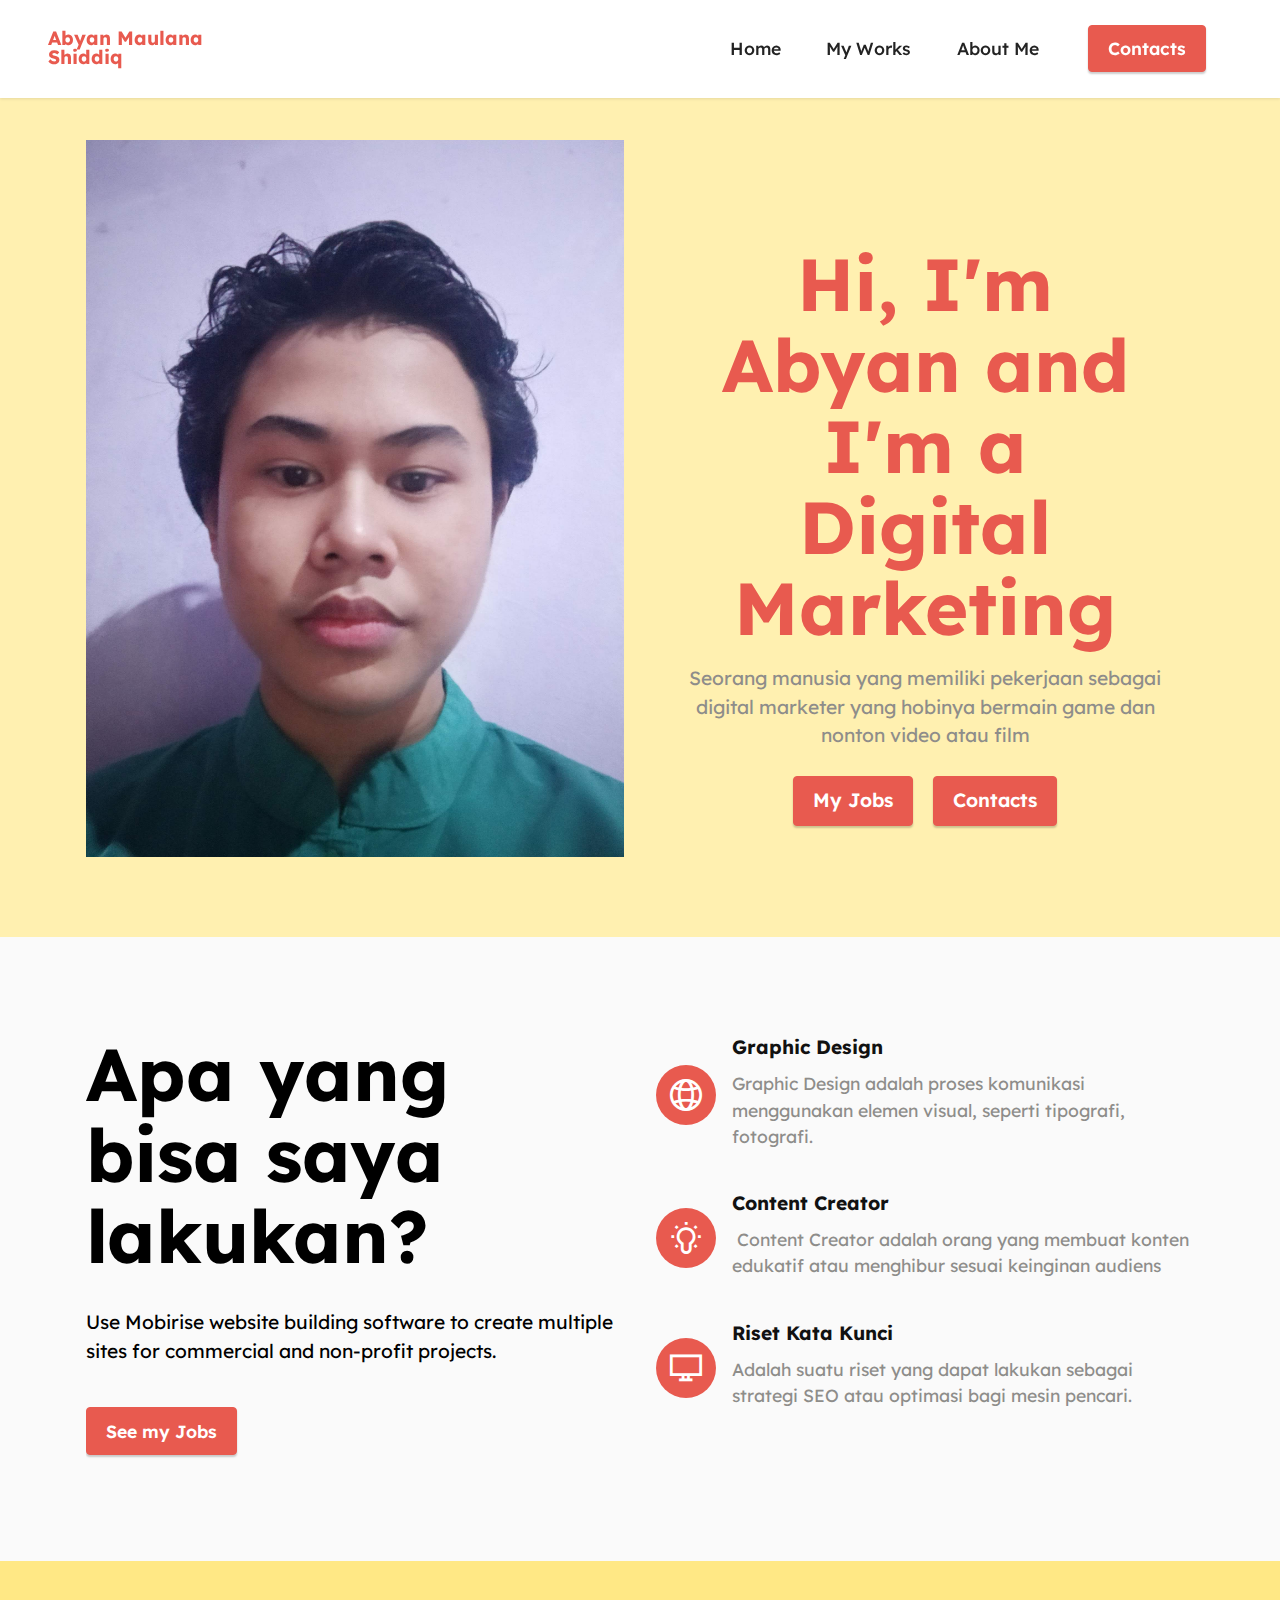
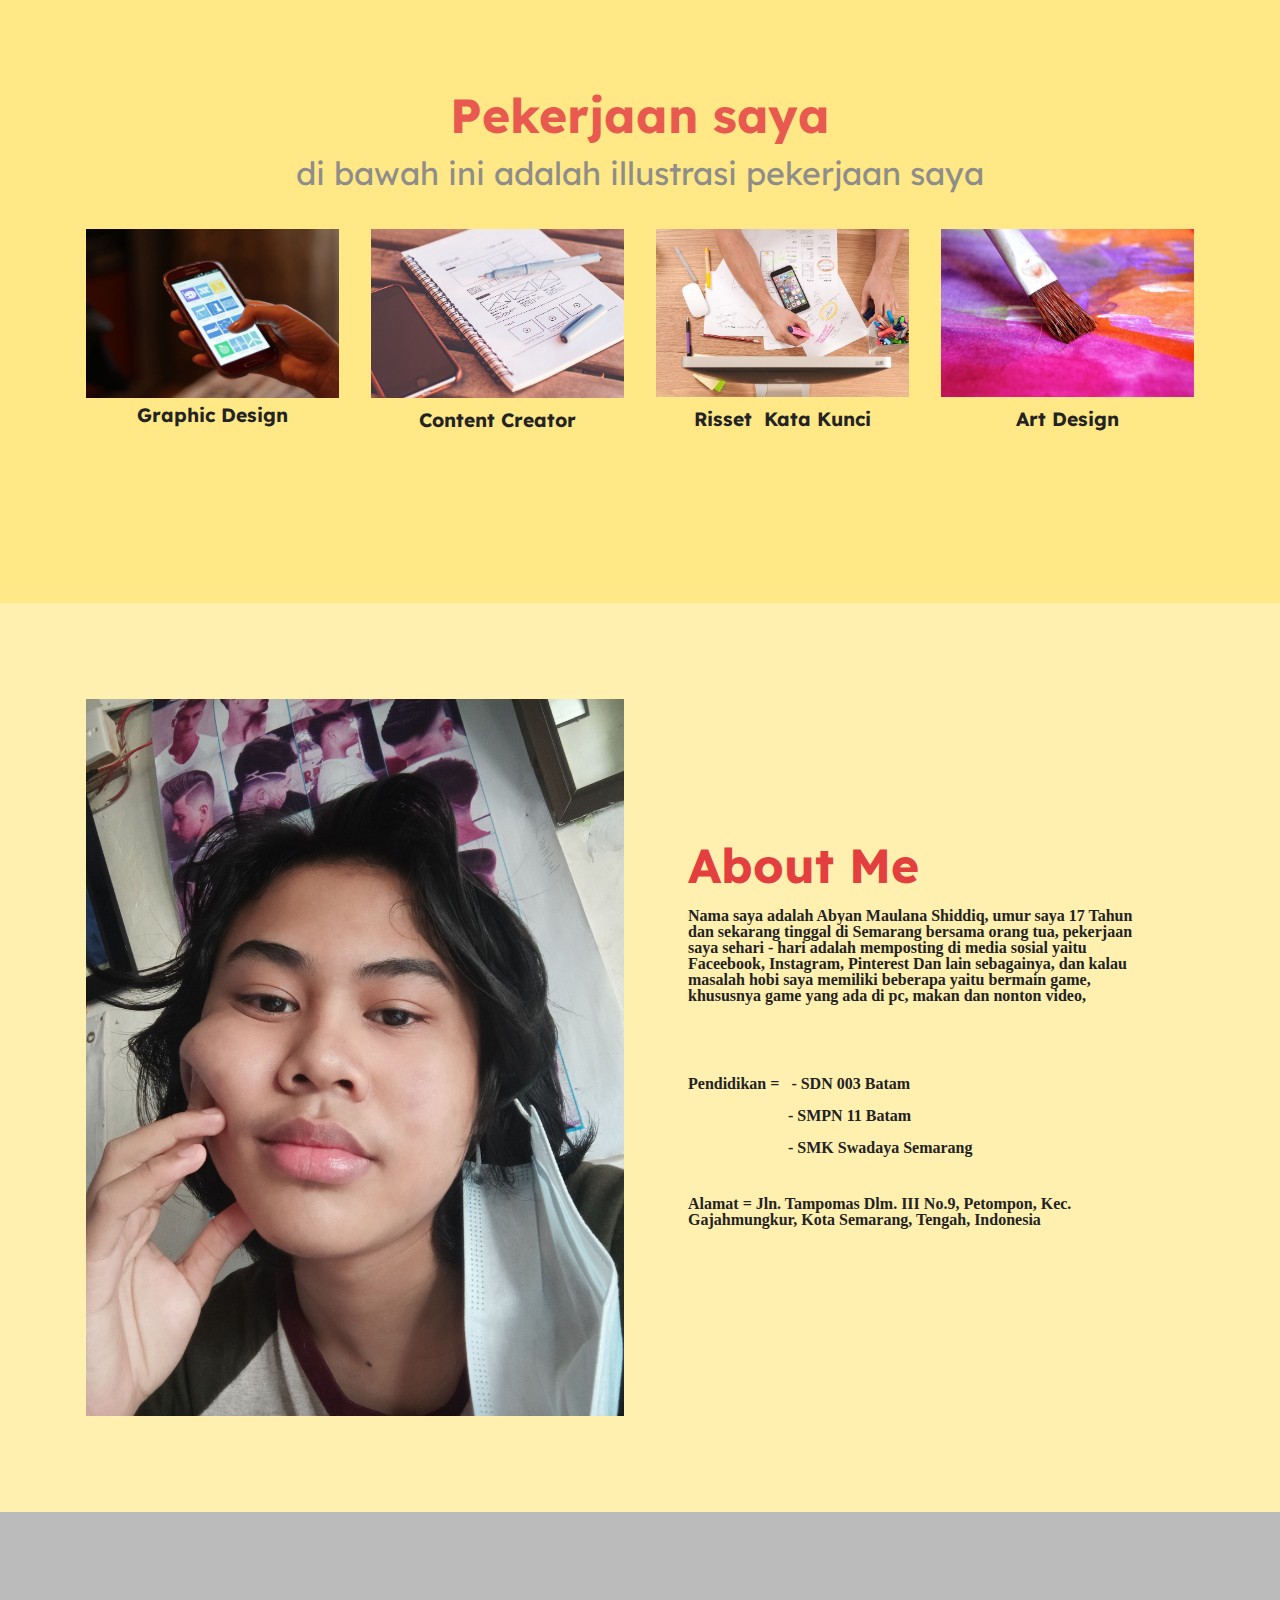
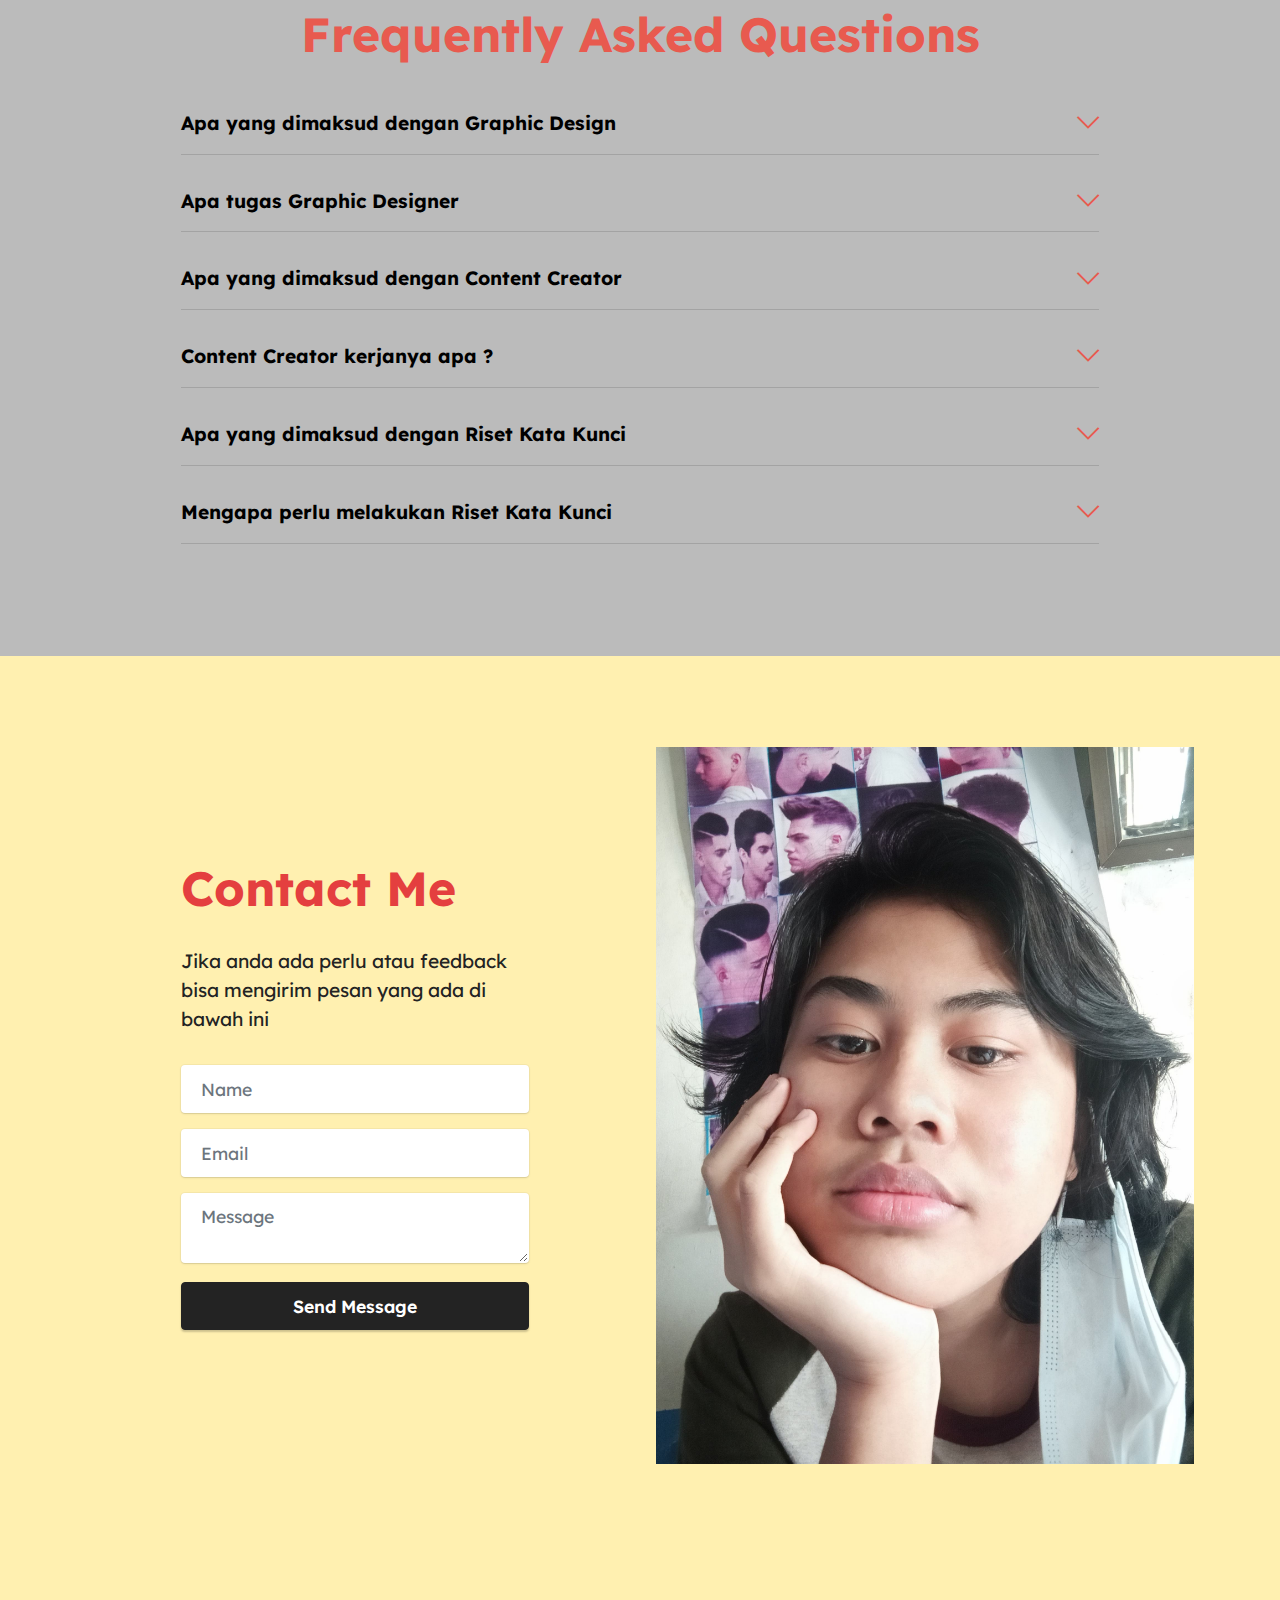
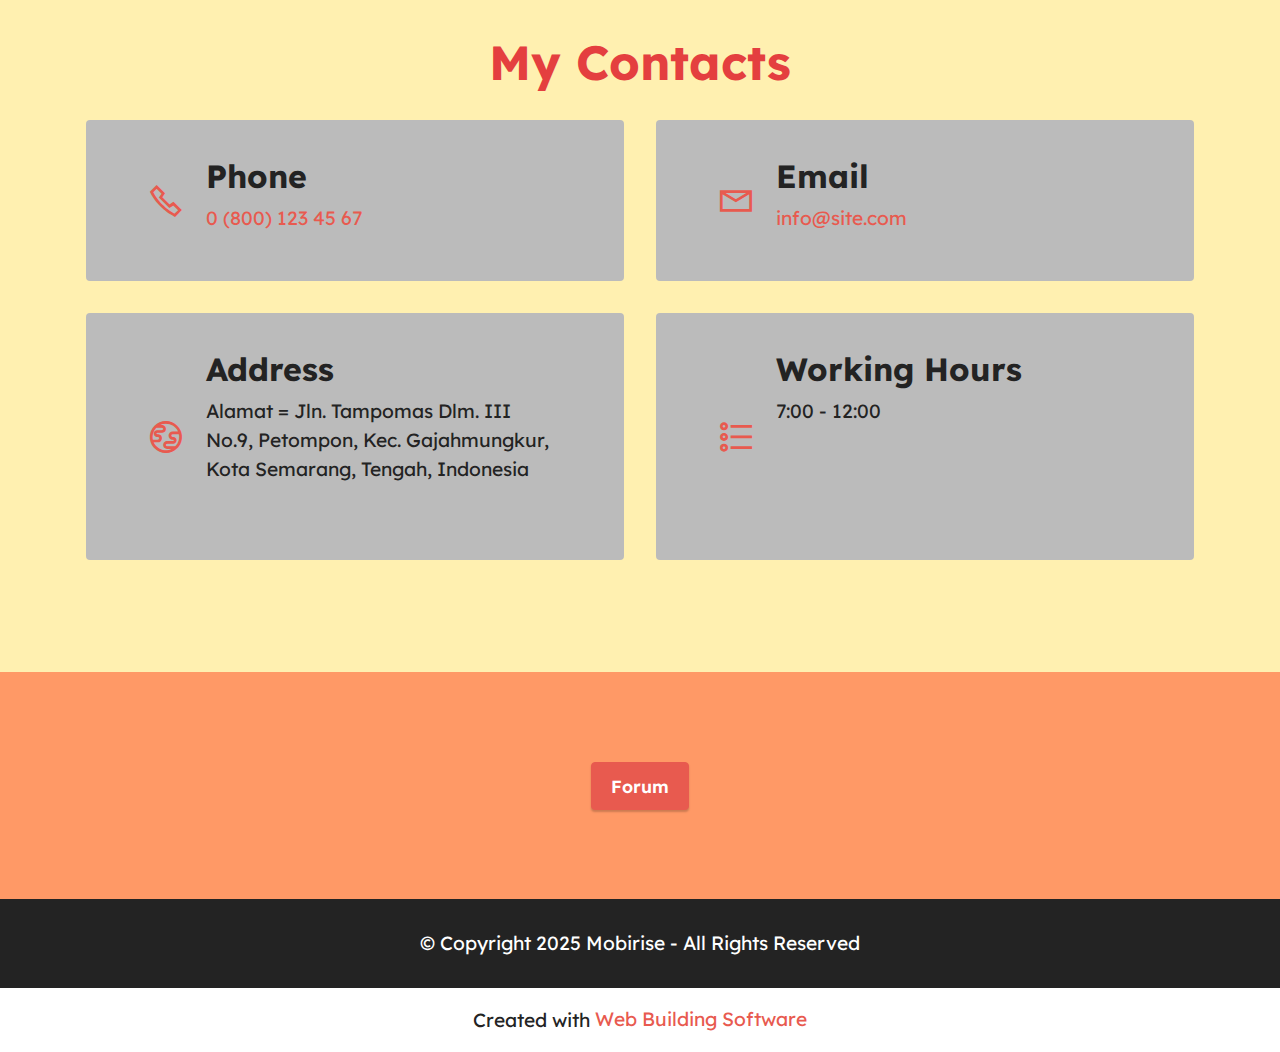
<file: index.html>
<!DOCTYPE html>
<html  >
<head>
  <!-- Site made with Mobirise Website Builder v5.6.13, https://mobirise.com -->
  <meta charset="UTF-8">
  <meta http-equiv="X-UA-Compatible" content="IE=edge">
  <meta name="generator" content="Mobirise v5.6.13, mobirise.com">
  <meta name="twitter:card" content="summary_large_image"/>
  <meta name="twitter:image:src" content="">
  <meta property="og:image" content="">
  <meta name="twitter:title" content="Home">
  <meta name="viewport" content="width=device-width, initial-scale=1, minimum-scale=1">
  <link rel="shortcut icon" href="assets/images/logo.png" type="image/x-icon">
  <meta name="description" content="">
  
  
  <title>Home</title>
  <link rel="stylesheet" href="assets/web/assets/mobirise-icons2/mobirise2.css">
  <link rel="stylesheet" href="assets/web/assets/mobirise-icons/mobirise-icons.css">
  <link rel="stylesheet" href="assets/bootstrap/css/bootstrap.min.css">
  <link rel="stylesheet" href="assets/bootstrap/css/bootstrap-grid.min.css">
  <link rel="stylesheet" href="assets/bootstrap/css/bootstrap-reboot.min.css">
  <link rel="stylesheet" href="assets/dropdown/css/style.css">
  <link rel="stylesheet" href="assets/socicon/css/styles.css">
  <link rel="stylesheet" href="assets/theme/css/style.css">
  <link rel="preload" href="https://fonts.googleapis.com/css?family=Lexend:100,200,300,400,500,600,700,800,900&display=swap" as="style" onload="this.onload=null;this.rel='stylesheet'">
  <noscript><link rel="stylesheet" href="https://fonts.googleapis.com/css?family=Lexend:100,200,300,400,500,600,700,800,900&display=swap"></noscript>
  <link rel="preload" as="style" href="assets/mobirise/css/mbr-additional.css"><link rel="stylesheet" href="assets/mobirise/css/mbr-additional.css" type="text/css">
  
  
  
  
</head>
<body>
  
  <section data-bs-version="5.1" class="menu menu2 cid-sFF0ciwnEL" once="menu" id="menu2-0">
    
    <nav class="navbar navbar-dropdown navbar-fixed-top navbar-expand-lg">
        <div class="container-fluid">
            <div class="navbar-brand">
                
                <span class="navbar-caption-wrap"><a class="navbar-caption text-primary display-7" href="https://mobiri.se"><br>Abyan Maulana <br>Shiddiq<br><br></a></span>
            </div>
            <button class="navbar-toggler" type="button" data-toggle="collapse" data-bs-toggle="collapse" data-target="#navbarSupportedContent" data-bs-target="#navbarSupportedContent" aria-controls="navbarNavAltMarkup" aria-expanded="false" aria-label="Toggle navigation">
                <div class="hamburger">
                    <span></span>
                    <span></span>
                    <span></span>
                    <span></span>
                </div>
            </button>
            <div class="collapse navbar-collapse" id="navbarSupportedContent">
                <ul class="navbar-nav nav-dropdown" data-app-modern-menu="true"><li class="nav-item"><a class="nav-link link text-black text-primary display-4" href="#top">Home</a></li>
                    <li class="nav-item"><a class="nav-link link text-black text-primary display-4" href="index.html#gallery5-3">My Works</a></li><li class="nav-item"><a class="nav-link link text-black text-primary display-4" href="index.html#image1-b">About Me</a></li></ul>
                
                <div class="navbar-buttons mbr-section-btn"><a class="btn btn-primary display-4" href="index.html#form4-6">
                        Contacts</a></div>
            </div>
        </div>
    </nav>
</section>

<section data-bs-version="5.1" class="header11 cid-sFF0SGinka" id="header11-1">

    

    

    <div class="container">
        <div class="row justify-content-center">
            <div class="col-12 col-md-6 image-wrapper">
                <img class="w-100" src="assets/images/me-.jpg" alt="Mobirise Website Builder">
            </div>
            <div class="col-12 col-md">
                <div class="text-wrapper text-center">
                    <h1 class="mbr-section-title mbr-fonts-style mb-3 display-1">
                        <strong>
</strong><div><strong><br></strong></div><div><strong>Hi, I'm Abyan and I'm a Digital Marketing</strong></div></h1>
                    <p class="mbr-text mbr-fonts-style display-7">Seorang manusia yang memiliki pekerjaan sebagai digital marketer yang hobinya bermain game dan nonton video atau film</p>
                    <div class="mbr-section-btn mt-3"><a class="btn btn-primary display-7" href="index.html#gallery5-3">My Jobs</a> <a class="btn btn-primary display-7" href="index.html#form4-6">Contacts</a></div>
                </div>
            </div>
        </div>
    </div>
</section>

<section data-bs-version="5.1" class="features12 cid-sFF3eJNZDT" id="features13-2">

    
    
    <div class="container">
        <div class="row justify-content-center">
            <div class="col-12 col-lg-6">
                <div class="card-wrapper">
                    <div class="card-box align-left">
                        <h4 class="card-title mbr-fonts-style mb-4 display-1"><strong>Apa yang bisa saya lakukan?</strong></h4>
                        <p class="mbr-text mbr-fonts-style mb-4 display-7">
                            Use Mobirise website building software to create multiple sites for commercial and non-profit projects.</p>
                        <div class="mbr-section-btn"><a class="btn btn-primary display-4" href="https://www.facebook.com/profile.php?id=100084368169213" target="_blank">See my Jobs</a></div>
                    </div>
                </div>
            </div>
            <div class="col-12 col-lg-6">
                <div class="item mbr-flex">
                    <div class="icon-box">
                        <span class="mbr-iconfont mobi-mbri-globe-2 mobi-mbri"></span>
                    </div>
                    <div class="text-box">
                        <h4 class="icon-title mbr-black mbr-fonts-style display-7"><strong>Graphic Design</strong></h4>
                        <h5 class="icon-text mbr-black mbr-fonts-style display-4">Graphic Design adalah proses komunikasi menggunakan elemen visual, seperti tipografi, fotografi.</h5>
                    </div>
                </div>
                <div class="item mbr-flex">
                    <div class="icon-box">
                        <span class="mbr-iconfont mobi-mbri-idea mobi-mbri"></span>
                    </div>
                    <div class="text-box">
                        <h4 class="icon-title mbr-black mbr-fonts-style display-7"><strong>Content Creator</strong></h4>
                        <h5 class="icon-text mbr-black mbr-fonts-style display-4">&nbsp;Content Creator adalah orang yang membuat konten edukatif atau menghibur sesuai keinginan audiens</h5>
                    </div>
                </div>
                <div class="item mbr-flex">
                    <div class="icon-box">
                        <span class="mbr-iconfont mobi-mbri-desktop mobi-mbri"></span>
                    </div>
                    <div class="text-box">
                        <h4 class="icon-title mbr-black mbr-fonts-style display-7"><strong>Riset Kata Kunci</strong></h4>
                        <h5 class="icon-text mbr-black mbr-fonts-style display-4">Adalah suatu riset yang dapat lakukan sebagai strategi SEO atau optimasi bagi mesin pencari.</h5>
                    </div>
                </div>
            </div>
        </div>
    </div>
</section>

<section data-bs-version="5.1" class="gallery5 mbr-gallery cid-sFF3kfZheU" id="gallery5-3">
    

    

    <div class="container">
        <div class="mbr-section-head">
            <h3 class="mbr-section-title mbr-fonts-style align-center m-0 display-2"><strong>Pekerjaan saya</strong></h3>
            <h4 class="mbr-section-subtitle mbr-fonts-style align-center mb-0 mt-2 display-5">di bawah ini adalah illustrasi pekerjaan saya</h4>
        </div>
        <div class="row mbr-gallery mt-4">
            <div class="col-12 col-md-6 col-lg-3 item gallery-image">
                <div class="item-wrapper" data-toggle="modal" data-bs-toggle="modal" data-target="#tmQi1BYzOn-modal" data-bs-target="#tmQi1BYzOn-modal">
                    <img class="w-100" src="assets/images/mbr-596x397.jpg" alt="Mobirise Website Builder" data-slide-to="0" data-bs-slide-to="0" data-target="#lb-tmQi1BYzOn" data-bs-target="#lb-tmQi1BYzOn">
                    <div class="icon-wrapper">
                        <span class="mobi-mbri mobi-mbri-search mbr-iconfont mbr-iconfont-btn"></span>
                    </div>
                </div>
                <h6 class="mbr-item-subtitle mbr-fonts-style align-center mb-2 mt-2 display-7"><p><strong>Graphic Design</strong></p></h6>
            </div>
            <div class="col-12 col-md-6 col-lg-3 item gallery-image">
                <div class="item-wrapper" data-toggle="modal" data-bs-toggle="modal" data-target="#tmQi1BYzOn-modal" data-bs-target="#tmQi1BYzOn-modal">
                    <img class="w-100" src="assets/images/mbr-3.jpg" alt="Mobirise Website Builder" data-slide-to="1" data-bs-slide-to="1" data-target="#lb-tmQi1BYzOn" data-bs-target="#lb-tmQi1BYzOn">
                    <div class="icon-wrapper">
                        <span class="mobi-mbri mobi-mbri-search mbr-iconfont mbr-iconfont-btn"></span>
                    </div>
                </div>
                <h6 class="mbr-item-subtitle mbr-fonts-style align-center mb-2 mt-2 display-7"><strong>Content Creator</strong></h6>
            </div>
            <div class="col-12 col-md-6 col-lg-3 item gallery-image">
                <div class="item-wrapper" data-toggle="modal" data-bs-toggle="modal" data-target="#tmQi1BYzOn-modal" data-bs-target="#tmQi1BYzOn-modal">
                    <img class="w-100" src="assets/images/mbr-4.jpg" alt="Mobirise Website Builder" data-slide-to="2" data-bs-slide-to="2" data-target="#lb-tmQi1BYzOn" data-bs-target="#lb-tmQi1BYzOn">
                    <div class="icon-wrapper">
                        <span class="mobi-mbri mobi-mbri-search mbr-iconfont mbr-iconfont-btn"></span>
                    </div>
                </div>
                <h6 class="mbr-item-subtitle mbr-fonts-style align-center mb-2 mt-2 display-7"><strong>Risset&nbsp; Kata Kunci</strong></h6>
            </div>
            <div class="col-12 col-md-6 col-lg-3 item gallery-image">
                <div class="item-wrapper" data-toggle="modal" data-bs-toggle="modal" data-target="#tmQi1BYzOn-modal" data-bs-target="#tmQi1BYzOn-modal">
                    <img class="w-100" src="assets/images/mbr-6.jpg" alt="Mobirise Website Builder" data-slide-to="3" data-bs-slide-to="3" data-target="#lb-tmQi1BYzOn" data-bs-target="#lb-tmQi1BYzOn">
                    <div class="icon-wrapper">
                        <span class="mobi-mbri mobi-mbri-search mbr-iconfont mbr-iconfont-btn"></span>
                    </div>
                </div>
                <h6 class="mbr-item-subtitle mbr-fonts-style align-center mb-2 mt-2 display-7"><strong>Art Design</strong></h6>
            </div>
        </div>

        <div class="modal mbr-slider" tabindex="-1" role="dialog" aria-hidden="true" id="tmQi1BYzOn-modal">
            <div class="modal-dialog" role="document">
                <div class="modal-content">
                    <div class="modal-body">
                        <div class="carousel slide" id="lb-tmQi1BYzOn" data-interval="5000" data-bs-interval="5000">
                            <div class="carousel-inner">
                                <div class="carousel-item active">
                                    <img class="d-block w-100" src="assets/images/mbr-596x397.jpg" alt="Mobirise Website Builder">
                                </div>
                                <div class="carousel-item">
                                    <img class="d-block w-100" src="assets/images/mbr-3.jpg" alt="Mobirise Website Builder">
                                </div>
                                <div class="carousel-item">
                                    <img class="d-block w-100" src="assets/images/mbr-4.jpg" alt="Mobirise Website Builder">
                                </div>
                                <div class="carousel-item">
                                    <img class="d-block w-100" src="assets/images/mbr-6.jpg" alt="Mobirise Website Builder">
                                </div>
                            </div>
                            <ol class="carousel-indicators">
                                <li data-slide-to="0" data-bs-slide-to="0" class="active" data-target="#lb-tmQi1BYzOn" data-bs-target="#lb-tmQi1BYzOn"></li>
                                <li data-slide-to="1" data-bs-slide-to="1" data-target="#lb-tmQi1BYzOn" data-bs-target="#lb-tmQi1BYzOn"></li>
                                <li data-slide-to="2" data-bs-slide-to="2" data-target="#lb-tmQi1BYzOn" data-bs-target="#lb-tmQi1BYzOn"></li>
                                <li data-slide-to="3" data-bs-slide-to="3" data-target="#lb-tmQi1BYzOn" data-bs-target="#lb-tmQi1BYzOn"></li>
                            </ol>
                            <a role="button" href="" class="close" data-dismiss="modal" data-bs-dismiss="modal" aria-label="Close">
                            </a>
                            <a class="carousel-control-prev carousel-control" role="button" data-slide="prev" data-bs-slide="prev" href="#lb-tmQi1BYzOn">
                                <span class="mobi-mbri mobi-mbri-arrow-prev" aria-hidden="true"></span>
                                <span class="sr-only visually-hidden">Previous</span>
                            </a>
                            <a class="carousel-control-next carousel-control" role="button" data-slide="next" data-bs-slide="next" href="#lb-tmQi1BYzOn">
                                <span class="mobi-mbri mobi-mbri-arrow-next" aria-hidden="true"></span>
                                <span class="sr-only visually-hidden">Next</span>
                            </a>
                        </div>
                    </div>
                </div>
            </div>
        </div>
    </div>
</section>

<section data-bs-version="5.1" class="image1 cid-sFF75ZhH2d" id="image1-b">
    

    

    <div class="container">
        <div class="row align-items-center">
            <div class="col-12 col-lg-6">
                <div class="image-wrapper">
                    <img src="assets/images/me.jpg" alt="Mobirise Website Builder">
                    
                </div>
            </div>
            <div class="col-12 col-lg">
                <div class="text-wrapper">
                    <h3 class="mbr-section-title mbr-fonts-style mb-3 display-2">
                        <strong>About Me</strong></h3>
                    <p class="mbr-text mbr-fonts-style display-7"></p><p><strong>Nama saya adalah Abyan Maulana Shiddiq, umur saya 17 Tahun dan sekarang tinggal di Semarang bersama orang tua, pekerjaan saya sehari - hari adalah memposting di media sosial yaitu Faceebook, Instagram, Pinterest Dan lain sebagainya, dan kalau masalah hobi saya memiliki beberapa yaitu bermain game, khususnya game yang ada di pc, makan dan nonton video,</strong></p><br><p><br><br><strong>Pendidikan = &nbsp; - SDN 003 Batam</strong></p><p><strong>&nbsp;&nbsp;&nbsp;&nbsp;&nbsp;&nbsp;&nbsp;&nbsp;&nbsp;&nbsp;&nbsp;&nbsp;&nbsp;&nbsp;&nbsp;&nbsp;&nbsp;&nbsp;&nbsp;&nbsp;&nbsp;&nbsp;&nbsp;&nbsp;&nbsp;- SMPN 11 Batam</strong></p><p><strong>&nbsp;&nbsp;&nbsp;&nbsp;&nbsp;&nbsp;&nbsp;&nbsp;&nbsp;&nbsp;&nbsp;&nbsp;&nbsp;&nbsp;&nbsp;&nbsp;&nbsp;&nbsp;&nbsp;&nbsp;&nbsp;&nbsp;&nbsp;&nbsp;&nbsp;- SMK Swadaya Semarang</strong></p><br><p><strong>Alamat = Jln. Tampomas Dlm. III No.9, Petompon, Kec. Gajahmungkur, Kota Semarang, Tengah, Indonesia</strong></p><p><br></p><p></p>
                </div>
            </div>
        </div>
    </div>
</section>

<section data-bs-version="5.1" class="content16 cid-sFF5Wb1ZQt" id="content16-a">

    

    
    <div class="container">
        <div class="row justify-content-center">
            <div class="col-12 col-md-10">
                <div class="mbr-section-head align-center mb-4">
                    <h3 class="mbr-section-title mb-0 mbr-fonts-style display-2"><strong>Frequently Asked Questions</strong></h3>
                    
                </div>
                <div id="bootstrap-accordion_5" class="panel-group accordionStyles accordion" role="tablist" aria-multiselectable="true">
                    <div class="card mb-3">
                        <div class="card-header" role="tab" id="headingOne">
                            <a role="button" class="panel-title collapsed" data-toggle="collapse" data-bs-toggle="collapse" data-core="" href="#collapse1_5" aria-expanded="false" aria-controls="collapse1">
                                <h6 class="panel-title-edit mbr-fonts-style mb-0 display-7"><strong>Apa yang dimaksud dengan Graphic Design</strong></h6>
                                <span class="sign mbr-iconfont mbri-arrow-down"></span>
                            </a>
                        </div>
                        <div id="collapse1_5" class="panel-collapse noScroll collapse" role="tabpanel" aria-labelledby="headingOne" data-parent="#accordion" data-bs-parent="#bootstrap-accordion_5">
                            <div class="panel-body">
                                <p class="mbr-fonts-style panel-text display-4">Graphic Design adalah proses komunikasi menggunakan elemen visual, seperti tipografi, fotografi, serta ilustrasi yang dimaksudkan untuk menciptakan persepsi akan suatu pesan yang disampaikan. </p>
                            </div>
                        </div>
                    </div>
                    <div class="card mb-3">
                        <div class="card-header" role="tab" id="headingOne">
                            <a role="button" class="panel-title collapsed" data-toggle="collapse" data-bs-toggle="collapse" data-core="" href="#collapse2_5" aria-expanded="false" aria-controls="collapse2">
                                <h6 class="panel-title-edit mbr-fonts-style mb-0 display-7"><strong>Apa tugas Graphic Designer</strong></h6>
                                <span class="sign mbr-iconfont mbri-arrow-down"></span>
                            </a>
                        </div>
                        <div id="collapse2_5" class="panel-collapse noScroll collapse" role="tabpanel" aria-labelledby="headingOne" data-parent="#accordion" data-bs-parent="#bootstrap-accordion_5">
                            <div class="panel-body">
                                <p class="mbr-fonts-style panel-text display-4">
                                    Seorang graphic designer bertanggung jawab atas tampilan pada media promosi suatu produk </p>
                            </div>
                        </div>
                    </div>
                    <div class="card mb-3">
                        <div class="card-header" role="tab" id="headingOne">
                            <a role="button" class="panel-title collapsed" data-toggle="collapse" data-bs-toggle="collapse" data-core="" href="#collapse3_5" aria-expanded="false" aria-controls="collapse3">
                                <h6 class="panel-title-edit mbr-fonts-style mb-0 display-7"><strong>Apa yang dimaksud dengan Content Creator</strong></h6>
                                <span class="sign mbr-iconfont mbri-arrow-down"></span>
                            </a>
                        </div>
                        <div id="collapse3_5" class="panel-collapse noScroll collapse" role="tabpanel" aria-labelledby="headingOne" data-parent="#accordion" data-bs-parent="#bootstrap-accordion_5">
                            <div class="panel-body">
                                <p class="mbr-fonts-style panel-text display-4">
                                     Content Creator adalah orang yang membuat konten edukatif atau menghibur sesuai keinginan audiens </p>
                            </div>
                        </div>
                    </div>
                    <div class="card mb-3">
                        <div class="card-header" role="tab" id="headingOne">
                            <a role="button" class="panel-title collapsed" data-toggle="collapse" data-bs-toggle="collapse" data-core="" href="#collapse4_5" aria-expanded="false" aria-controls="collapse4">
                                <h6 class="panel-title-edit mbr-fonts-style mb-0 display-7"><strong>Content Creator kerjanya apa ?</strong></h6>
                                <span class="sign mbr-iconfont mbri-arrow-down"></span>
                            </a>
                        </div>
                        <div id="collapse4_5" class="panel-collapse noScroll collapse" role="tabpanel" aria-labelledby="headingOne" data-parent="#accordion" data-bs-parent="#bootstrap-accordion_5">
                            <div class="panel-body">
                                <p class="mbr-fonts-style panel-text display-4">
                                    g melahirkan berbagai materi konten baik berupa tulisan, gambar, video, suara, maupun gabungan dari dua atau lebih materi. </p>
                            </div>
                        </div>
                    </div>
                    <div class="card mb-3">
                        <div class="card-header" role="tab" id="headingOne">
                            <a role="button" class="panel-title collapsed" data-toggle="collapse" data-bs-toggle="collapse" data-core="" href="#collapse5_5" aria-expanded="false" aria-controls="collapse5">
                                <h6 class="panel-title-edit mbr-fonts-style mb-0 display-7"><strong>Apa yang dimaksud dengan Riset Kata Kunci</strong></h6>
                                <span class="sign mbr-iconfont mbri-arrow-down"></span>
                            </a>
                        </div>
                        <div id="collapse5_5" class="panel-collapse noScroll collapse" role="tabpanel" aria-labelledby="headingOne" data-parent="#accordion" data-bs-parent="#bootstrap-accordion_5">
                            <div class="panel-body">
                                <p class="mbr-fonts-style panel-text display-4">
                                    Adalah suatu riset yang dapat lakukan sebagai strategi SEO atau optimasi bagi mesin pencari. </p>
                            </div>
                        </div>
                    </div>
                    <div class="card mb-3">
                        <div class="card-header" role="tab" id="headingOne">
                            <a role="button" class="panel-title collapsed" data-toggle="collapse" data-bs-toggle="collapse" data-core="" href="#collapse6_5" aria-expanded="false" aria-controls="collapse6">
                                <h6 class="panel-title-edit mbr-fonts-style mb-0 display-7"><strong>Mengapa perlu melakukan Riset Kata Kunci</strong></h6>
                                <span class="sign mbr-iconfont mbri-arrow-down"></span>
                            </a>
                        </div>
                        <div id="collapse6_5" class="panel-collapse noScroll collapse" role="tabpanel" aria-labelledby="headingOne" data-parent="#accordion" data-bs-parent="#bootstrap-accordion_5">
                            <div class="panel-body">
                                <p class="mbr-fonts-style panel-text display-4">
                                    Salah satu keuntungan dari meriset kata kunci adalah kesempatan untuk mengenal lebih jauh tentang bisnis. Anda bisa mempelajari kata kunci apa saja yang relevan dengan bisnis yang Anda jalankan sekaligus sesuai dengan tujuan Anda dalam menerapkan strategi SEO </p>
                            </div>
                        </div>
                    </div>
                </div>
            </div>
        </div>
    </div>
</section>

<section data-bs-version="5.1" class="form4 cid-sFF3qL4anb mbr-fullscreen" id="form4-6">

    

    

    <div class="container">
        <div class="row content-wrapper justify-content-center">
            <div class="col-lg-4 offset-lg-1 mbr-form" data-form-type="formoid">
<!--Formbuilder Form-->
<form action="https://mobirise.eu/" method="POST" class="mbr-form form-with-styler" data-form-title="Form Name"><input type="hidden" name="email" data-form-email="true" value="AWDa8vJuCqMs/JQA+aD9Yle0lXlq133PiuCw8d1GLcjJk90kSLVwBKBiPC1OED7lLJTGYFOPe5ANPInrdviJdx2TzDf7cYV7Fh+I+MC/9cRm7CB5Li1X3tCvkck4+Rp4">
<div class="row">
<div hidden="hidden" data-form-alert="" class="alert alert-success col-12">Terima kasih sudah mengirim Feedback</div>
<div hidden="hidden" data-form-alert-danger="" class="alert alert-danger col-12">Oops...! some problem!</div>
</div>
<div class="dragArea row">
<div class="col-lg-12 col-md-12 col-sm-12">
<h1 class="mbr-section-title mb-4 display-2"><strong>Contact Me</strong></h1>
</div>
<div class="col-lg-12 col-md-12 col-sm-12">
<p class="mbr-text mbr-fonts-style mb-4 display-7">Jika anda ada perlu atau feedback bisa mengirim pesan yang ada di bawah ini</p>
</div>
<div data-for="name" class="col-lg-12 col-md col-12 form-group mb-3">
<input type="text" name="name" placeholder="Name" data-form-field="name" class="form-control display-7" value="" id="name-form4-6">
</div>
<div data-for="email" class="col-lg-12 col-md col-12 form-group mb-3">
<input type="email" name="email" placeholder="Email" data-form-field="email" class="form-control display-7" value="" id="email-form4-6">
</div>
<div class="col-lg-12 col-md-12 col-sm-12 form-group" data-for="textarea">
<textarea name="textarea" placeholder="Message" data-form-field="textarea" class="form-control display-7" id="textarea-form4-6"></textarea>
</div>
<div class="col-12 col-md-auto mbr-section-btn"><button type="submit" class="btn btn-black display-4">Send Message</button></div>
</div>
</form><!--Formbuilder Form-->
</div>
            <div class="col-lg-6 offset-lg-1 col-12">
                <div class="image-wrapper">
                    <img class="w-100" src="assets/images/me-1.jpg" alt="Mobirise Website Builder">
                </div>
            </div>
        </div>
    </div>
</section>

<section data-bs-version="5.1" class="contacts2 cid-sFF3B84VW8" id="contacts2-8">
    <!---->
    
    
    <div class="container">
        <div class="mbr-section-head">
            <h3 class="mbr-section-title mbr-fonts-style align-center mb-0 display-2">
                <strong>My Contacts</strong>
            </h3>
            
        </div>
        <div class="row justify-content-center mt-4">
            <div class="card col-12 col-md-6">
                <div class="card-wrapper">
                    <div class="image-wrapper">
                        <span class="mbr-iconfont mobi-mbri-phone mobi-mbri"></span>
                    </div>
                    <div class="text-wrapper">
                        <h6 class="card-title mbr-fonts-style mb-1 display-5">
                            <strong>Phone</strong>
                        </h6>
                        <p class="mbr-text mbr-fonts-style display-7">
                            <a href="https://l.facebook.com/l.php?u=https%3A%2F%2Fbit.ly%2F3V12eA0%3Ffbclid%3DIwAR0fNCiXBf07S95_UAVZS1ZSX4hTL7xGQBKpJs7xzeosmIk5PA0DqMr-AWE&h=AT3RJgT3hTgOGOIXUHURJCiwyIG1PZkwIPveg1MZhRrNV0Fek2WOmgsjUXoprpmBBaZAvJkFavMlsUP_SJtGXlN3F0SQIdF_n9ZLzgGVuHnPmX3VW-pYWhqArRjI9RR8H_Qv" class="text-primary" target="_blank">0 (800) 123 45 67</a>
                        </p>
                    </div>
                </div>
            </div>
            <div class="card col-12 col-md-6">
                <div class="card-wrapper">
                    <div class="image-wrapper">
                        <span class="mbr-iconfont mobi-mbri-letter mobi-mbri"></span>
                    </div>
                    <div class="text-wrapper">
                        <h6 class="card-title mbr-fonts-style mb-1 display-5">
                            <strong>Email</strong>
                        </h6>
                        <p class="mbr-text mbr-fonts-style display-7">
                            <a href="mailto:abyans2016@gmail.com" class="text-primary">info@site.com</a>
                        </p>
                    </div>
                </div>
            </div>
            <div class="card col-12 col-md-6">
                <div class="card-wrapper">
                    <div class="image-wrapper">
                        <span class="mbr-iconfont mobi-mbri-globe mobi-mbri"></span>
                    </div>
                    <div class="text-wrapper">
                        <h6 class="card-title mbr-fonts-style mb-1 display-5">
                            <strong>Address</strong>
                        </h6>
                        <p class="mbr-text mbr-fonts-style display-7">Alamat = Jln. Tampomas Dlm. III No.9, Petompon, Kec. Gajahmungkur, Kota Semarang, Tengah, Indonesia
<br>
<br></p>
                    </div>
                </div>
            </div>
            <div class="card col-12 col-md-6">
                <div class="card-wrapper">
                    <div class="image-wrapper">
                        <span class="mbr-iconfont mobi-mbri-bulleted-list mobi-mbri"></span>
                    </div>
                    <div class="text-wrapper">
                        <h6 class="card-title mbr-fonts-style mb-1 display-5">
                            <strong>Working Hours</strong>
                        </h6>
                        <p class="mbr-text mbr-fonts-style display-7">7:00 - 12:00
                        </p>
                    </div>
                </div>
            </div>
        </div>
    </div>
</section>

<section data-bs-version="5.1" class="content11 cid-tmL2asCL8h" id="content11-2">
    
    <div class="container">
        <div class="row justify-content-center">
            <div class="col-md-12 col-lg-10">
                <div class="mbr-section-btn align-center"><a class="btn btn-primary display-4" href="https://tally.so/r/mVpzOa" target="_blank">Forum</a></div>
            </div>
        </div>
    </div>
</section>

<section data-bs-version="5.1" class="footer7 cid-sFF3CYc3p7" once="footers" id="footer7-9">

    

    

    <div class="container">
        <div class="media-container-row align-center mbr-white">
            <div class="col-12">
                <p class="mbr-text mb-0 mbr-fonts-style display-7">
                    © Copyright 2025 Mobirise - All Rights Reserved
                </p>
            </div>
        </div>
    </div>
</section><section class="display-7" style="padding: 0;align-items: center;justify-content: center;flex-wrap: wrap;    align-content: center;display: flex;position: relative;height: 4rem;"><a href="https://mobiri.se/" style="flex: 1 1;height: 4rem;position: absolute;width: 100%;z-index: 1;"><img alt="" style="height: 4rem;" src="[data-uri]"></a><p style="margin: 0;text-align: center;" class="display-7">Created with &#8204;</p><a style="z-index:1" href="https://mobirise.com"> Web  Building Software</a></section><script src="assets/bootstrap/js/bootstrap.bundle.min.js"></script>  <script src="assets/smoothscroll/smooth-scroll.js"></script>  <script src="assets/ytplayer/index.js"></script>  <script src="assets/dropdown/js/navbar-dropdown.js"></script>  <script src="assets/mbr-switch-arrow/mbr-switch-arrow.js"></script>  <script src="assets/theme/js/script.js"></script>  <script src="assets/formoid/formoid.min.js"></script>  
  
  
</body>
</html>
</file>
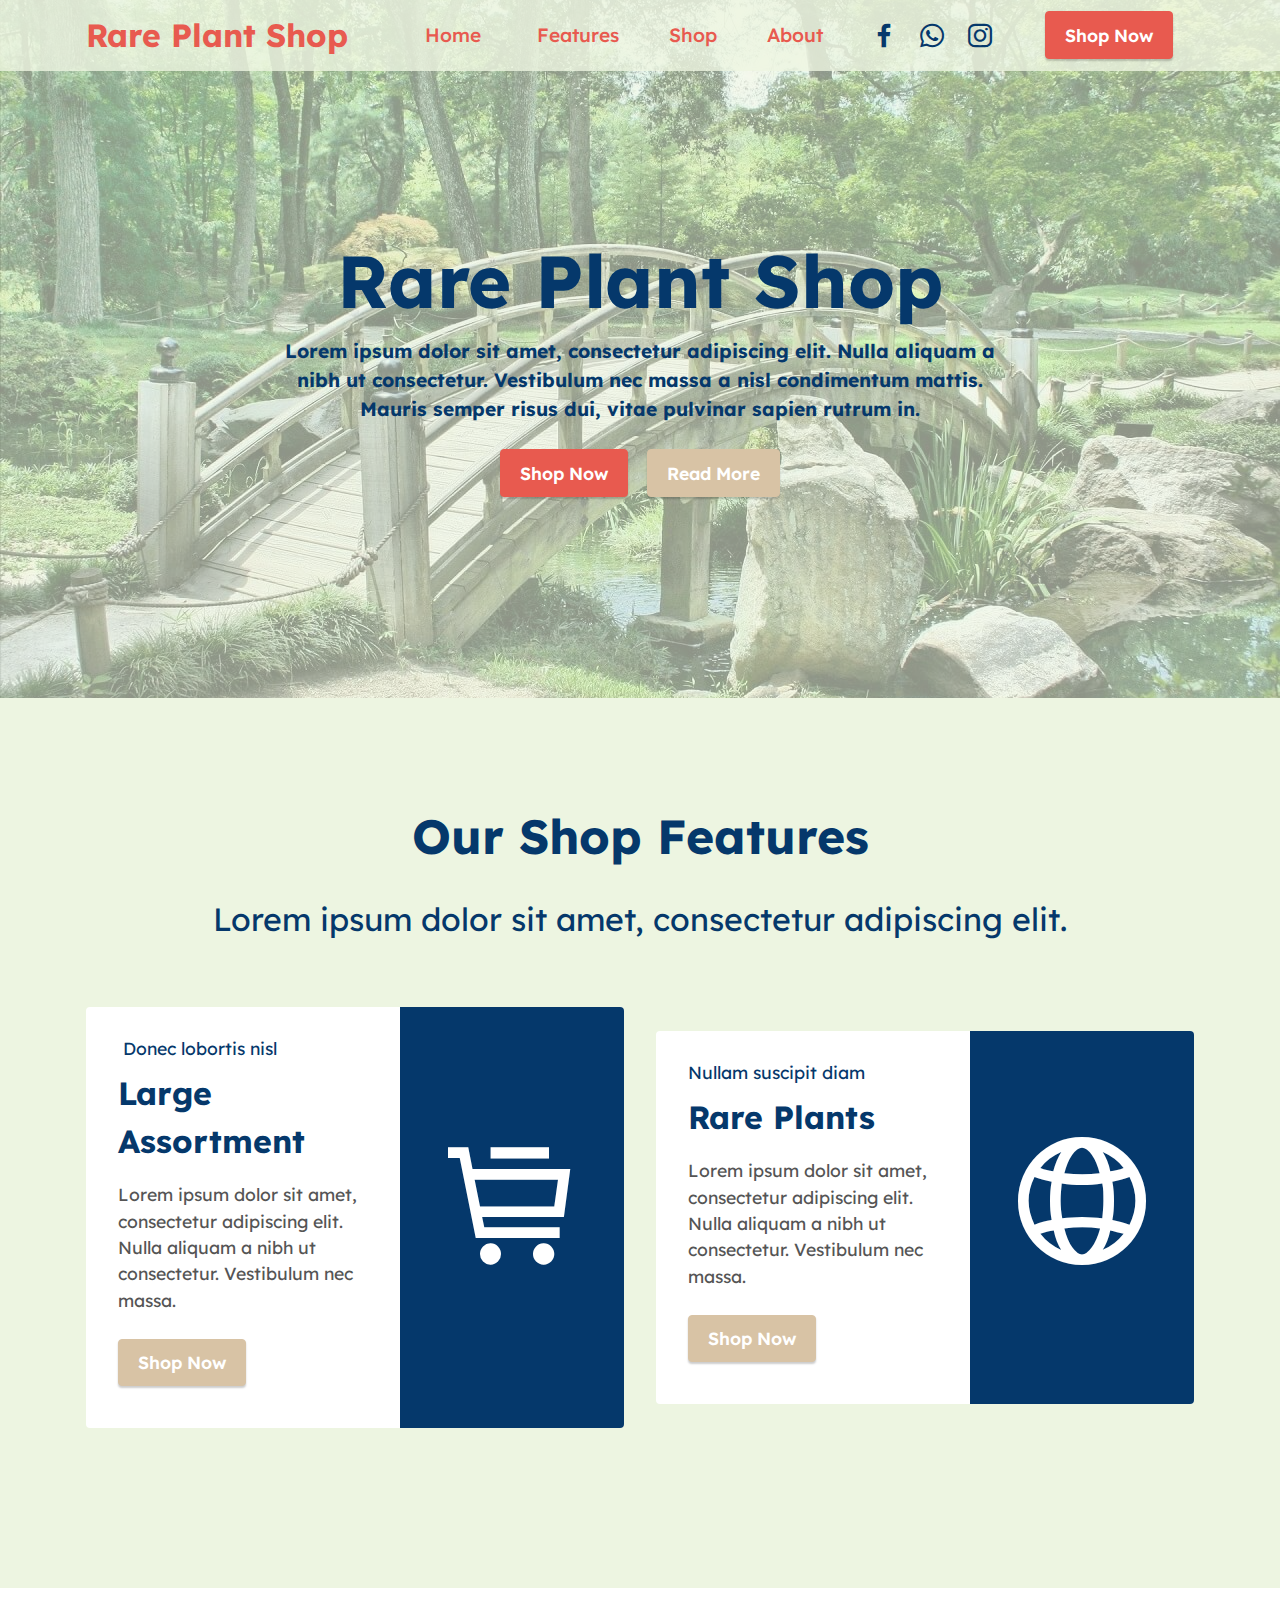
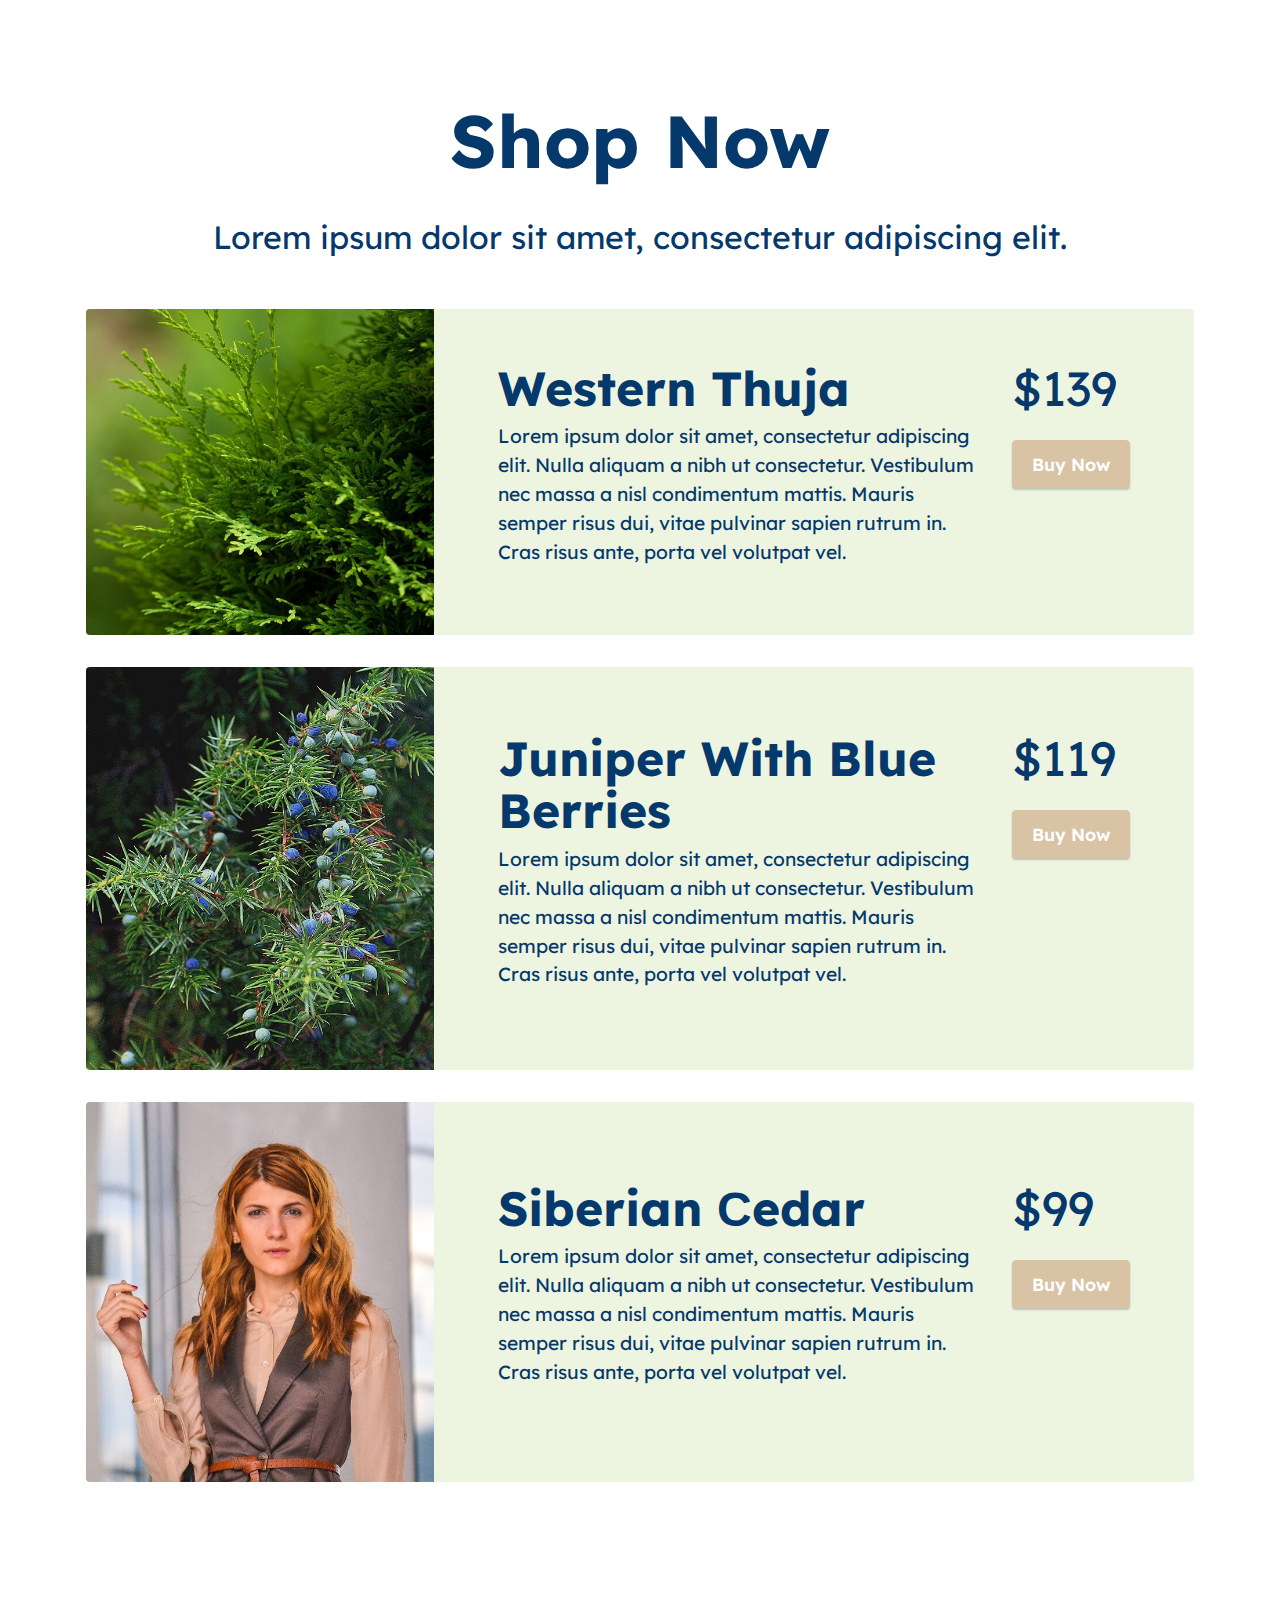
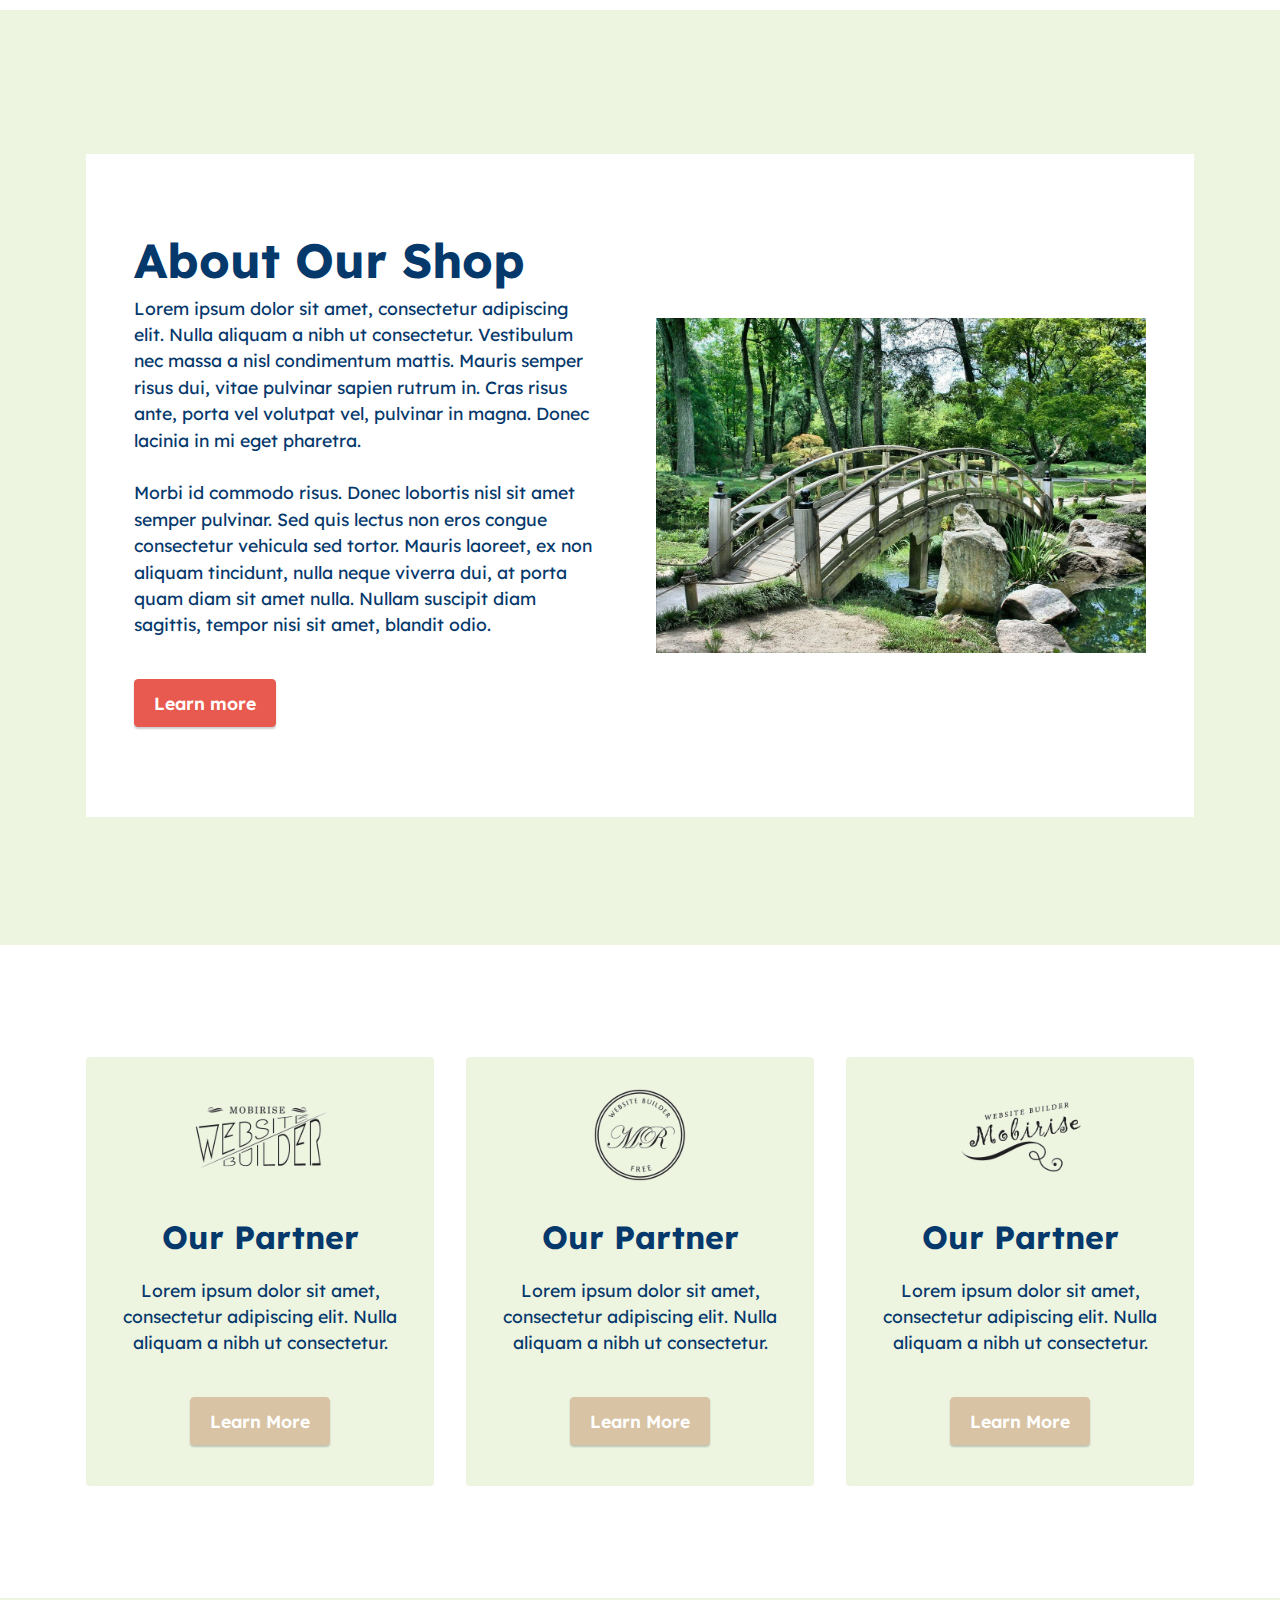
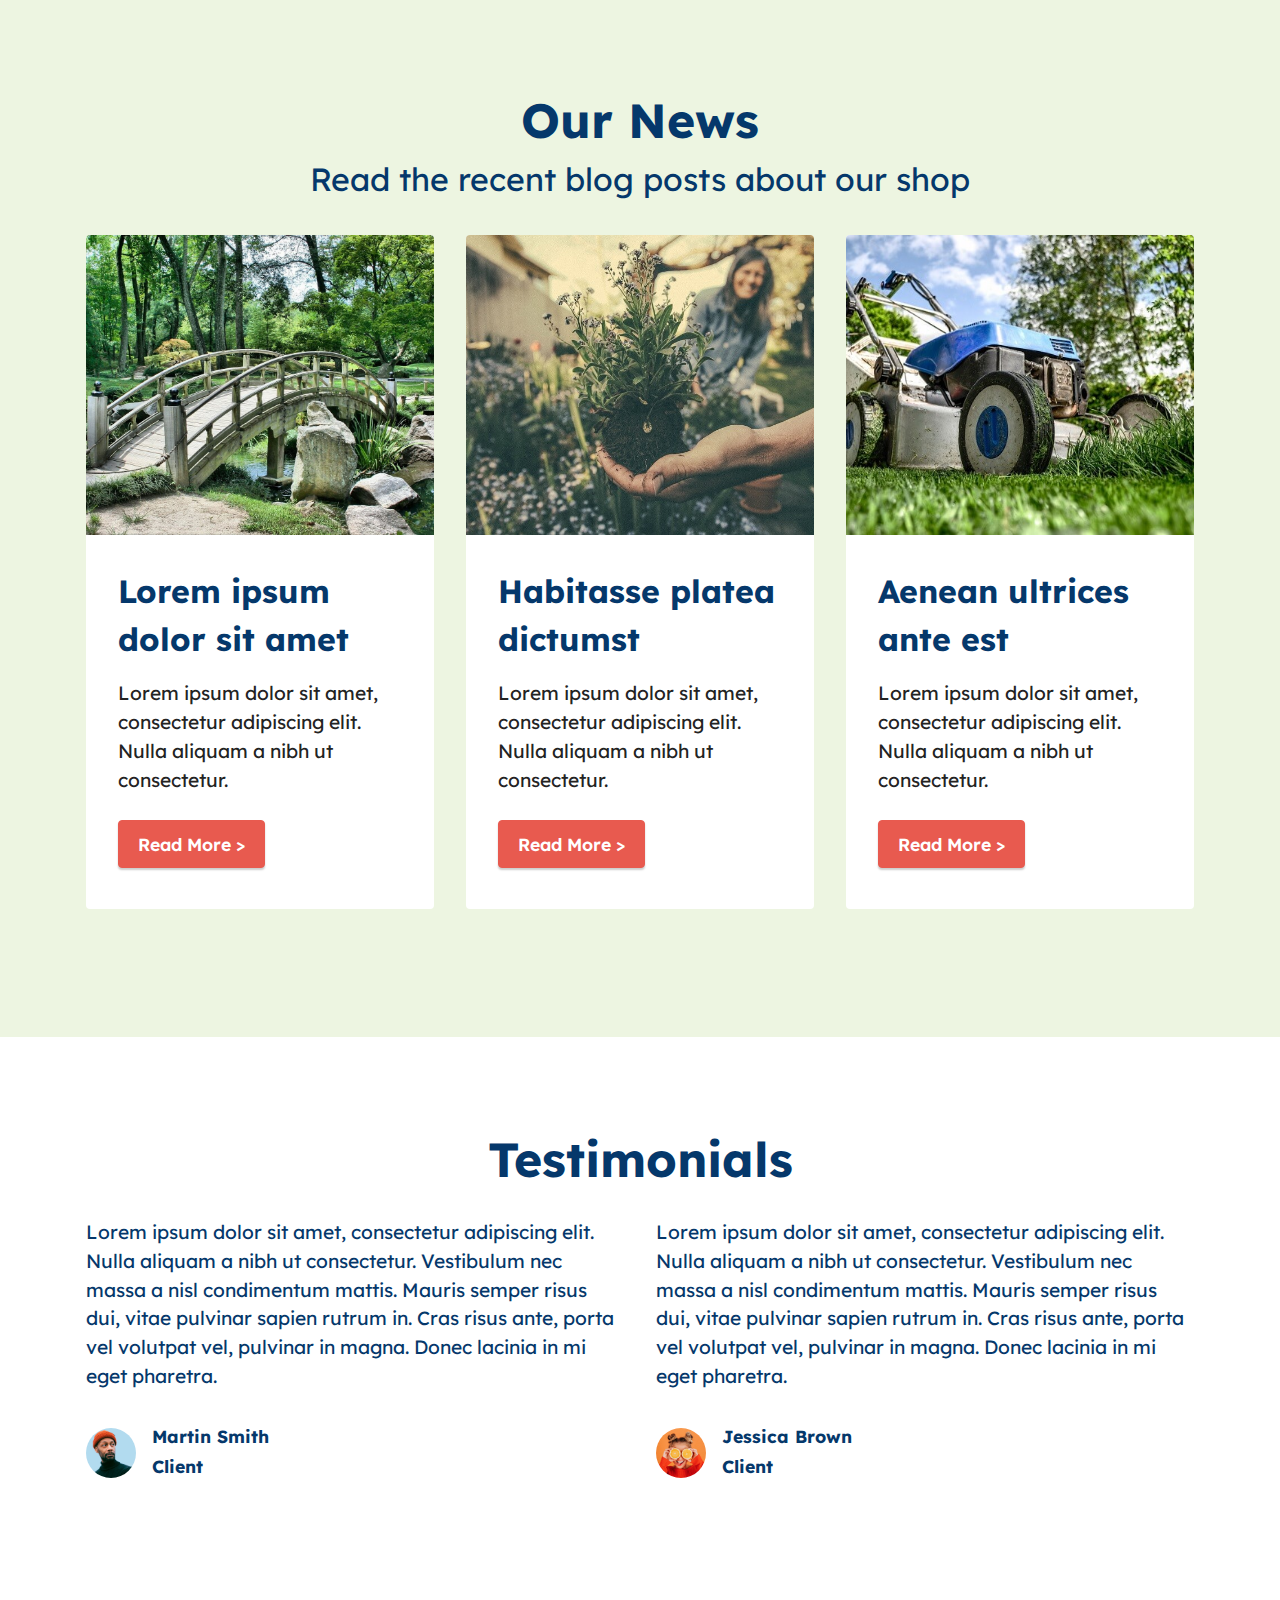
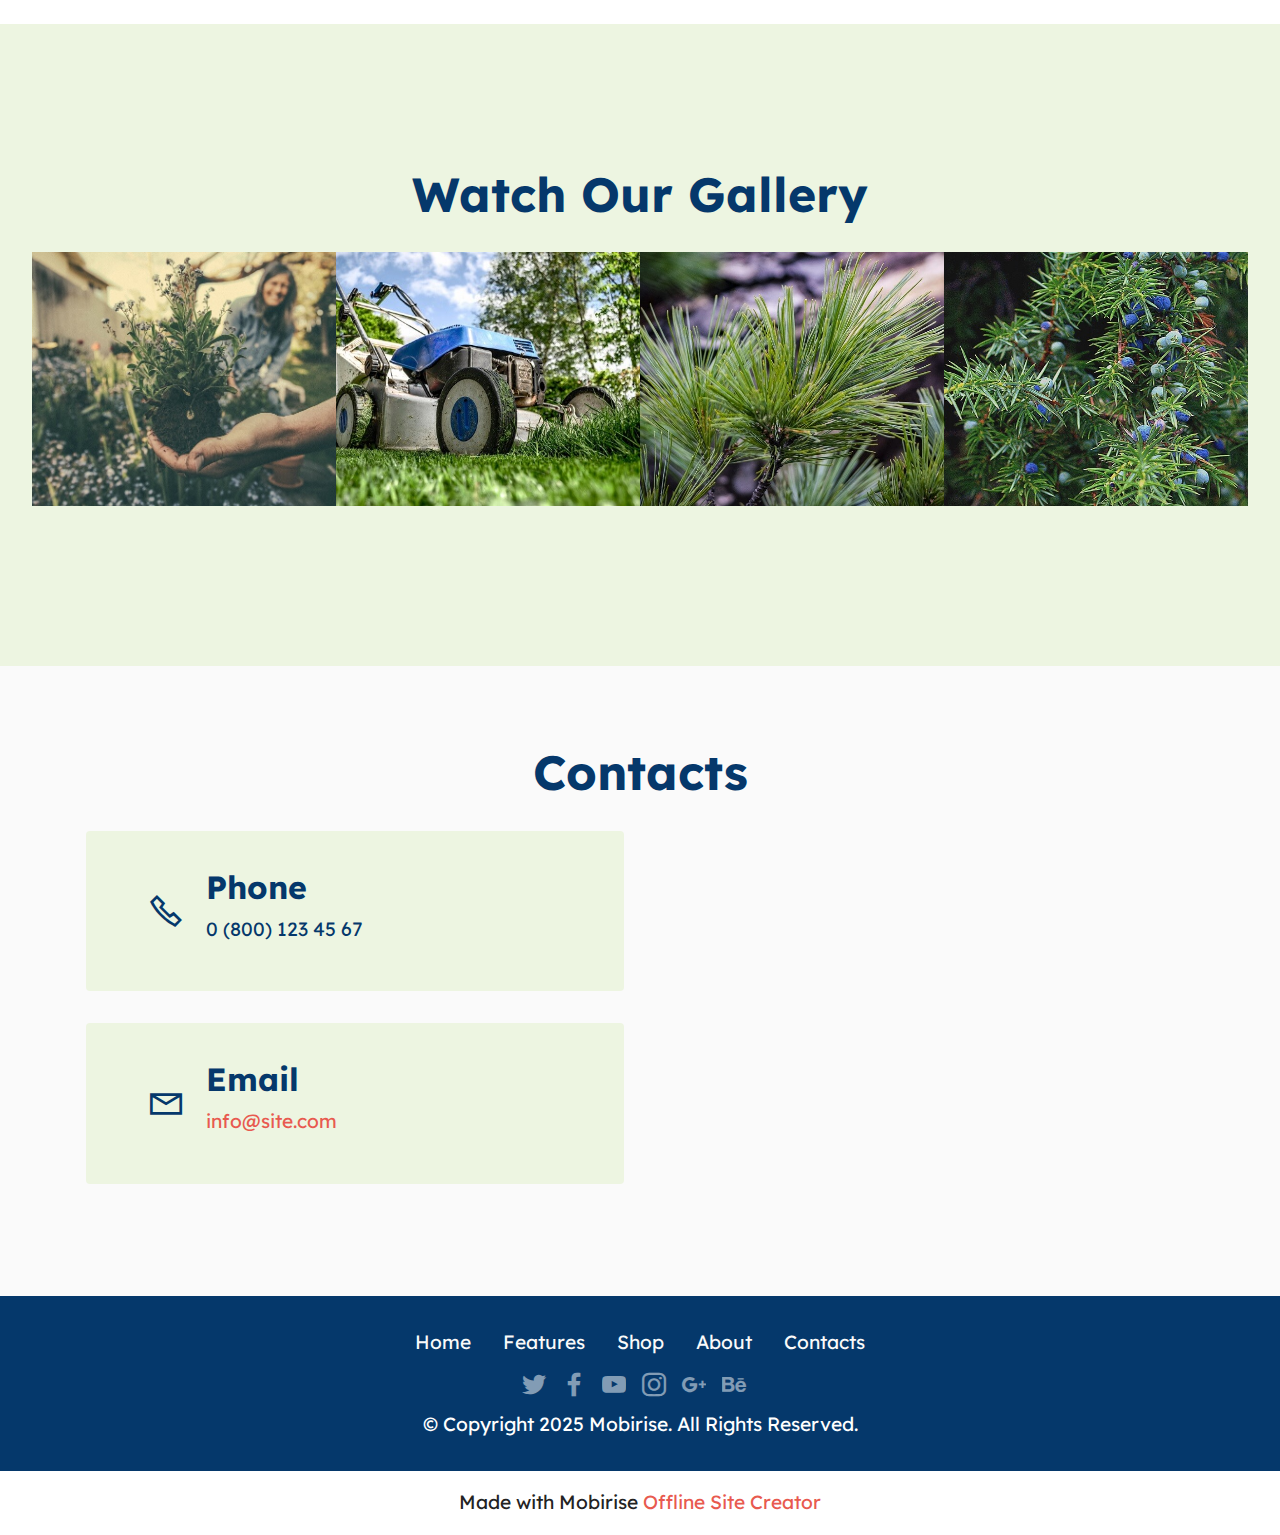
<file: page1.html>
<!DOCTYPE html>
<html  >
<head>
  <!-- Site made with Mobirise Website Builder v5.6.13, https://mobirise.com -->
  <meta charset="UTF-8">
  <meta http-equiv="X-UA-Compatible" content="IE=edge">
  <meta name="generator" content="Mobirise v5.6.13, mobirise.com">
  <meta name="twitter:card" content="summary_large_image"/>
  <meta name="twitter:image:src" content="">
  <meta property="og:image" content="">
  <meta name="twitter:title" content="Landing page Aulia Persada">
  <meta name="viewport" content="width=device-width, initial-scale=1, minimum-scale=1">
  <link rel="shortcut icon" href="assets/images/logo.png" type="image/x-icon">
  <meta name="description" content="">
  
  
  <title>Landing page Aulia Persada</title>
  <link rel="stylesheet" href="assets/web/assets/mobirise-icons2/mobirise2.css">
  <link rel="stylesheet" href="assets/bootstrap/css/bootstrap.min.css">
  <link rel="stylesheet" href="assets/bootstrap/css/bootstrap-grid.min.css">
  <link rel="stylesheet" href="assets/bootstrap/css/bootstrap-reboot.min.css">
  <link rel="stylesheet" href="assets/dropdown/css/style.css">
  <link rel="stylesheet" href="assets/socicon/css/styles.css">
  <link rel="stylesheet" href="assets/theme/css/style.css">
  <link rel="preload" href="https://fonts.googleapis.com/css?family=Lexend:100,200,300,400,500,600,700,800,900&display=swap" as="style" onload="this.onload=null;this.rel='stylesheet'">
  <noscript><link rel="stylesheet" href="https://fonts.googleapis.com/css?family=Lexend:100,200,300,400,500,600,700,800,900&display=swap"></noscript>
  <link rel="preload" as="style" href="assets/mobirise/css/mbr-additional.css"><link rel="stylesheet" href="assets/mobirise/css/mbr-additional.css" type="text/css">
  
  
  
  
</head>
<body>
  
  <section data-bs-version="5.1" class="menu menu3 cid-sFAA5oUu2Y" once="menu" id="menu3-1">
    
    <nav class="navbar navbar-dropdown navbar-expand-lg">
        <div class="container">
            <div class="navbar-brand">
                
                <span class="navbar-caption-wrap"><a class="navbar-caption text-primary display-5" href="https://mobiri.se">Rare Plant Shop</a></span>
            </div>
            <button class="navbar-toggler" type="button" data-toggle="collapse" data-bs-toggle="collapse" data-target="#navbarSupportedContent" data-bs-target="#navbarSupportedContent" aria-controls="navbarNavAltMarkup" aria-expanded="false" aria-label="Toggle navigation">
                <div class="hamburger">
                    <span></span>
                    <span></span>
                    <span></span>
                    <span></span>
                </div>
            </button>
            <div class="collapse navbar-collapse" id="navbarSupportedContent">
                <ul class="navbar-nav nav-dropdown" data-app-modern-menu="true"><li class="nav-item"><a class="nav-link link text-primary display-7" href="#top">Home&nbsp;</a></li>
                    <li class="nav-item"><a class="nav-link link text-primary display-7" href="index.html#content4-5">Features</a></li>
                    <li class="nav-item"><a class="nav-link link text-primary display-7" href="index.html#content4-6">Shop</a>
                    </li><li class="nav-item"><a class="nav-link link text-primary display-7" href="index.html#features16-9">About</a></li></ul>
                <div class="icons-menu">
                    <a class="iconfont-wrapper" href="https://www.facebook.com/profile.php?id=100086262405895" target="_blank">
                        <span class="p-2 mbr-iconfont socicon-facebook socicon"></span>
                    </a>
                    <a class="iconfont-wrapper" href="https://api.whatsapp.com/send/?phone=628117783731&text&type=phone_number&app_absent=0" target="_blank">
                        <span class="p-2 mbr-iconfont socicon-whatsapp socicon"></span>
                    </a>
                    <a class="iconfont-wrapper" href="https://www.instagram.com/bisnis_online_aulia_persada/" target="_blank">
                        <span class="p-2 mbr-iconfont socicon-instagram socicon"></span>
                    </a>
                    
                </div>
                <div class="navbar-buttons mbr-section-btn"><a class="btn btn-primary display-4" href="https://mobiri.se">
                        Shop Now</a></div>
            </div>
        </div>
    </nav>
</section>

<section data-bs-version="5.1" class="header1 cid-sFCAOqBTxa" id="header1-i">

    

    <div class="mbr-overlay" style="opacity: 0.6; background-color: rgb(237, 245, 225);"></div>

    <div class="container">
        <div class="row justify-content-center">
            <div class="col-12 col-lg-8">
                <h1 class="mbr-section-title mbr-fonts-style mb-3 display-1"><strong>Rare Plant Shop</strong></h1>
                
                <p class="mbr-text mbr-fonts-style display-7"><strong>
                    Lorem ipsum dolor sit amet, consectetur adipiscing elit. Nulla aliquam a nibh ut consectetur. Vestibulum nec massa a nisl condimentum mattis. Mauris semper risus dui, vitae pulvinar sapien rutrum in.</strong></p>
                <div class="mbr-section-btn mt-3"><a class="btn btn-primary display-4" href="index.html#content4-6">Shop Now</a> <a class="btn btn-secondary display-4" href="index.html#features16-9">Read More</a></div>
            </div>
        </div>
    </div>
</section>

<section data-bs-version="5.1" class="content4 cid-sFADQxFnEn" id="content4-5">
    
    
    <div class="container">
        <div class="row justify-content-center">
            <div class="title col-md-12 col-lg-10">
                <h3 class="mbr-section-title mbr-fonts-style align-center mb-4 display-2">
                    <strong>Our Shop Features</strong></h3>
                <h4 class="mbr-section-subtitle align-center mbr-fonts-style mb-4 display-5">Lorem ipsum dolor sit amet, consectetur adipiscing elit.</h4>
                
            </div>
        </div>
    </div>
</section>

<section data-bs-version="5.1" class="features5 cid-sFACYYm0AQ" id="features6-3">

    

    
    <div class="container">
        <div class="row justify-content-center">
            <div class="card col-12 col-lg-6">
                <div class="card-wrapper mbr-flex">
                    <div class="card-box align-left">
                        <h6 class="card-subtitle mbr-fonts-style align-left mb-2 display-4">&nbsp;Donec lobortis nisl</h6>
                        <h5 class="card-title mbr-fonts-style align-left mb-3 display-5"><strong>Large Assortment</strong></h5>
                        <p class="mbr-text mbr-fonts-style mb-3 display-4">
                            Lorem ipsum dolor sit amet, consectetur adipiscing elit. Nulla aliquam a nibh ut consectetur. Vestibulum nec massa.</p>
                        <div class="mbr-section-btn"><a href="https://mobiri.se" class="btn btn-secondary display-4">Shop Now</a></div>
                    </div>
                    <div class="img-wrapper img1 align-center">
                        <span class="mbr-iconfont mobi-mbri-cart-full mobi-mbri"></span>
                    </div>
                </div>
            </div>

            <div class="card col-12 col-lg-6">
                <div class="card-wrapper mbr-flex">
                    <div class="card-box align-left">
                        <h6 class="card-subtitle mbr-fonts-style align-left mb-2 display-4">Nullam suscipit diam</h6>
                        <h5 class="card-title mbr-fonts-style align-left mb-3 display-5"><strong>Rare Plants</strong></h5>
                        <p class="mbr-text mbr-fonts-style mb-3 display-4">
                            Lorem ipsum dolor sit amet, consectetur adipiscing elit. Nulla aliquam a nibh ut consectetur. Vestibulum nec massa.</p>
                        <div class="mbr-section-btn"><a href="https://mobiri.se" class="btn btn-secondary display-4">Shop Now</a></div>
                    </div>
                    <div class="img-wrapper img2 align-center">
                        <span class="mbr-iconfont mobi-mbri-globe-2 mobi-mbri"></span>
                    </div>
                </div>
            </div>
        </div>
    </div>
</section>

<section data-bs-version="5.1" class="content4 cid-sFADQQfNeA" id="content4-6">
    
    
    <div class="container">
        <div class="row justify-content-center">
            <div class="title col-md-12 col-lg-10">
                <h3 class="mbr-section-title mbr-fonts-style align-center mb-4 display-1"><strong>Shop Now</strong></h3>
                <h4 class="mbr-section-subtitle align-center mbr-fonts-style mb-4 display-5">Lorem ipsum dolor sit amet, consectetur adipiscing elit.</h4>
                
            </div>
        </div>
    </div>
</section>

<section data-bs-version="5.1" class="features8 cid-sFADMOwrhN" xmlns="http://www.w3.org/1999/html" id="features9-4">
    
    

    

    <div class="container">
        <div class="card">
            <div class="card-wrapper">
                <div class="row align-items-center">
                    <div class="col-12 col-md-4">
                        <div class="image-wrapper">
                            <img src="assets/images/mbr-9.jpeg" alt="Mobirise Website Builder">
                        </div>
                    </div>
                    <div class="col-12 col-md">
                        <div class="card-box">
                            <div class="row">
                                <div class="col-md">
                                    <h6 class="card-title mbr-fonts-style display-2"><strong>Western Thuja&nbsp;</strong></h6>
                                    <p class="mbr-text mbr-fonts-style display-7">Lorem ipsum dolor sit amet, consectetur adipiscing elit. Nulla aliquam a nibh ut consectetur. Vestibulum nec massa a nisl condimentum mattis. Mauris semper risus dui, vitae pulvinar sapien rutrum in. Cras risus ante, porta vel volutpat vel.<br></p>
                                </div>
                                <div class="col-md-auto">
                                    <p class="price mbr-fonts-style display-2">$139</p>
                                    <div class="mbr-section-btn"><a href="https://mobiri.se" class="btn btn-secondary display-4">
                                            Buy Now
                                        </a></div>
                                </div>
                                <div></div>
                            </div>
                        </div>
                    </div>
                </div>
            </div>
        </div>
        <div class="card">
            <div class="card-wrapper">
                <div class="row align-items-center">
                    <div class="col-12 col-md-4">
                        <div class="image-wrapper">
                            <img src="assets/images/mbr-8.jpeg" alt="Mobirise Website Builder">
                        </div>
                    </div>
                    <div class="col-12 col-md">
                        <div class="card-box">
                            <div class="row">
                                <div class="col-md">
                                    <h6 class="card-title mbr-fonts-style display-2"><strong>Juniper With Blue Berries</strong></h6>
                                    <p class="mbr-text mbr-fonts-style display-7">Lorem ipsum dolor sit amet, consectetur adipiscing elit. Nulla aliquam a nibh ut consectetur. Vestibulum nec massa a nisl condimentum mattis. Mauris semper risus dui, vitae pulvinar sapien rutrum in. Cras risus ante, porta vel volutpat vel.</p>
                                </div>
                                <div class="col-md-auto">
                                    <p class="price mbr-fonts-style display-2">$119</p>
                                    <div class="mbr-section-btn"><a href="https://mobiri.se" class="btn btn-secondary display-4">
                                            Buy Now
                                        </a></div>
                                </div>
                                <div></div>
                            </div>
                        </div>
                    </div>
                </div>
            </div>
        </div>
        <div class="card">
            <div class="card-wrapper">
                <div class="row align-items-center">
                    <div class="col-12 col-md-4">
                        <div class="image-wrapper">
                            <img src="assets/images/mbr.jpeg" alt="Mobirise Website Builder">
                        </div>
                    </div>
                    <div class="col-12 col-md">
                        <div class="card-box">
                            <div class="row">
                                <div class="col-md">
                                    <h6 class="card-title mbr-fonts-style display-2"><strong>Siberian Сedar</strong></h6>
                                    <p class="mbr-text mbr-fonts-style display-7">Lorem ipsum dolor sit amet, consectetur adipiscing elit. Nulla aliquam a nibh ut consectetur. Vestibulum nec massa a nisl condimentum mattis. Mauris semper risus dui, vitae pulvinar sapien rutrum in. Cras risus ante, porta vel volutpat vel.<br></p>
                                </div>
                                <div class="col-md-auto">
                                    <p class="price mbr-fonts-style display-2">$99</p>
                                    <div class="mbr-section-btn"><a href="https://mobiri.se" class="btn btn-secondary display-4">
                                            Buy Now
                                        </a></div>
                                </div>
                                <div></div>
                            </div>
                        </div>
                    </div>
                </div>
            </div>
        </div>
    </div>
</section>

<section data-bs-version="5.1" class="features15 cid-sFANq99njx" id="features16-9">

    

    
    <div class="container">
        <div class="content-wrapper">
            <div class="row align-items-center">
                <div class="col-12 col-lg">
                    <div class="text-wrapper">
                        <h6 class="card-title mbr-fonts-style display-2"><strong>About Our Shop</strong></h6>
                        <p class="mbr-text mbr-fonts-style mb-4 display-4">Lorem ipsum dolor sit amet, consectetur adipiscing elit. Nulla aliquam a nibh ut consectetur. Vestibulum nec massa a nisl condimentum mattis. Mauris semper risus dui, vitae pulvinar sapien rutrum in. Cras risus ante, porta vel volutpat vel, pulvinar in magna. Donec lacinia in mi eget pharetra.&nbsp;<br><br>Morbi id commodo risus. Donec lobortis nisl sit amet semper pulvinar. Sed quis lectus non eros congue consectetur vehicula sed tortor. Mauris laoreet, ex non aliquam tincidunt, nulla neque viverra dui, at porta quam diam sit amet nulla. Nullam suscipit diam sagittis, tempor nisi sit amet, blandit odio.&nbsp;</p>
                        <div class="mbr-section-btn mt-3"><a class="btn btn-primary display-4" href="https://mobiri.se">Learn more</a></div>
                    </div>
                </div>
                <div class="col-12 col-lg-6">
                    <div class="image-wrapper">
                        <img src="assets/images/mbr-10.jpg" alt="Mobirise Website Builder">
                    </div>
                </div>
            </div>
        </div>
    </div>
</section>

<section data-bs-version="5.1" class="clients2 cid-sFAOcdRzJX" id="clients2-b">

    

    
    <div class="container">
        <div class="row justify-content-center">
            <div class="card col-12 col-md-6 col-lg-4">
                <div class="card-wrapper">
                    <div class="img-wrapper">
                        <img src="assets/images/1.png" alt="Mobirise Website Builder">
                    </div>
                    <div class="card-box align-center">
                        
                        <h5 class="card-title mbr-fonts-style mb-3 display-5">
                            <strong>Our Partner</strong>
                        </h5>
                        <p class="mbr-text mbr-fonts-style mb-4 display-4">
                            Lorem ipsum dolor sit amet, consectetur adipiscing elit. Nulla aliquam a nibh ut consectetur. </p>
                        <div class="mbr-section-btn mt-3"><a class="btn btn-secondary display-4" href="https://mobiri.se">Learn More</a></div>
                    </div>
                </div>
            </div>
            <div class="card col-12 col-md-6 col-lg-4">
                <div class="card-wrapper">
                    <div class="img-wrapper">
                        <img src="assets/images/2.png" alt="Mobirise Website Builder">
                    </div>
                    <div class="card-box align-center">
                        
                        <h5 class="card-title mbr-fonts-style mb-3 display-5"><strong>Our Partner</strong></h5>
                        <p class="mbr-text mbr-fonts-style mb-4 display-4">
                            Lorem ipsum dolor sit amet, consectetur adipiscing elit. Nulla aliquam a nibh ut consectetur. </p>
                        <div class="mbr-section-btn mt-3"><a class="btn btn-secondary display-4" href="https://mobiri.se">Learn More</a></div>
                    </div>
                </div>
            </div>
            <div class="card col-12 col-md-6 col-lg-4">
                <div class="card-wrapper">
                    <div class="img-wrapper">
                        <img src="assets/images/3.png" alt="Mobirise Website Builder">
                    </div>
                    <div class="card-box align-center">
                        
                        <h5 class="card-title mbr-fonts-style mb-3 display-5"><strong>Our Partner</strong></h5>
                        <p class="mbr-text mbr-fonts-style mb-4 display-4">
                            Lorem ipsum dolor sit amet, consectetur adipiscing elit. Nulla aliquam a nibh ut consectetur. </p>
                        <div class="mbr-section-btn mt-3"><a class="btn btn-secondary display-4" href="https://mobiri.se">Learn More</a></div>
                    </div>
                </div>
            </div>
            
        </div>
    </div>
</section>

<section data-bs-version="5.1" class="content2 cid-sFAOw5Fdod" id="content2-e">
    
    
    <div class="container">
        <div class="mbr-section-head">
            <h4 class="mbr-section-title mbr-fonts-style align-center mb-0 display-2"><strong>Our News</strong></h4>
            <h5 class="mbr-section-subtitle mbr-fonts-style align-center mb-0 mt-2 display-5">Read the recent blog posts about
                our shop</h5>
        </div>
        <div class="row mt-4">
            <div class="item features-image сol-12 col-md-6 col-lg-4">
                <div class="item-wrapper">
                    <div class="item-img">
                        <img src="assets/images/mbr-10.jpg" alt="Mobirise Website Builder" title="">
                    </div>
                    <div class="item-content">
                        <h5 class="item-title mbr-fonts-style display-5"><strong>Lorem ipsum dolor sit amet</strong></h5>
                        
                        <p class="mbr-text mbr-fonts-style mt-3 display-7">Lorem ipsum dolor sit amet, consectetur adipiscing elit. Nulla aliquam a nibh ut consectetur.&nbsp;</p>
                    </div>
                    <div class="mbr-section-btn item-footer mt-2"><a href="" class="btn item-btn btn-primary display-4" target="_blank">Read More
                            &gt;</a></div>
                </div>
            </div>
            <div class="item features-image сol-12 col-md-6 col-lg-4">
                <div class="item-wrapper">
                    <div class="item-img">
                        <img src="assets/images/mbr.jpg" alt="Mobirise Website Builder" title="">
                    </div>
                    <div class="item-content">
                        <h5 class="item-title mbr-fonts-style display-5"><strong>Habitasse platea dictumst</strong></h5>
                        
                        <p class="mbr-text mbr-fonts-style mt-3 display-7">Lorem ipsum dolor sit amet, consectetur adipiscing elit. Nulla aliquam a nibh ut consectetur. <br>
                        </p>
                    </div>
                    <div class="mbr-section-btn item-footer mt-2"><a href="" class="btn item-btn btn-primary display-4" target="_blank">Read More
                            &gt;</a></div>
                </div>
            </div>
            <div class="item features-image сol-12 col-md-6 col-lg-4">
                <div class="item-wrapper">
                    <div class="item-img">
                        <img src="assets/images/mbr-5.jpg" alt="Mobirise Website Builder" title="">
                    </div>
                    <div class="item-content">
                        <h5 class="item-title mbr-fonts-style display-5"><strong>Aenean ultrices ante est</strong></h5>
                        
                        <p class="mbr-text mbr-fonts-style mt-3 display-7">Lorem ipsum dolor sit amet, consectetur adipiscing elit. Nulla aliquam a nibh ut consectetur. </p>
                    </div>
                    <div class="mbr-section-btn item-footer mt-2"><a href="" class="btn item-btn btn-primary display-4" target="_blank">Read More
                            &gt;</a></div>
                </div>
            </div>

        </div>
    </div>
</section>

<section data-bs-version="5.1" class="testimonials2 cid-sFAO03Bfrt" id="testimonials2-a">
    
    
    <div class="container">
        <h3 class="mbr-section-title mbr-fonts-style align-center mb-4 display-2">
            <strong>Testimonials</strong>
        </h3>
        <div class="row justify-content-center">
            <div class="card col-12 col-md-6">
                <p class="mbr-text mbr-fonts-style mb-4 display-7">Lorem ipsum dolor sit amet, consectetur adipiscing elit. Nulla aliquam a nibh ut consectetur. Vestibulum nec massa a nisl condimentum mattis. Mauris semper risus dui, vitae pulvinar sapien rutrum in. Cras risus ante, porta vel volutpat vel, pulvinar in magna. Donec lacinia in mi eget pharetra. </p>
                <div class="d-flex mb-md-0 mb-4">
                    <div class="image-wrapper">
                        <img src="assets/images/team1.jpg" alt="Mobirise Website Builder">
                    </div>
                    <div class="text-wrapper">
                        <p class="name mbr-fonts-style mb-1 display-4">
                            <strong>Martin Smith</strong>
                        </p>
                        <p class="position mbr-fonts-style display-4">
                            <strong>Client</strong>
                        </p>
                    </div>
                </div>
            </div>
            <div class="card col-12 col-md-6">
                <p class="mbr-text mbr-fonts-style mb-4 display-7">Lorem ipsum dolor sit amet, consectetur adipiscing elit. Nulla aliquam a nibh ut consectetur. Vestibulum nec massa a nisl condimentum mattis. Mauris semper risus dui, vitae pulvinar sapien rutrum in. Cras risus ante, porta vel volutpat vel, pulvinar in magna. Donec lacinia in mi eget pharetra. </p>
                <div class="d-flex mb-md-0 mb-4">
                    <div class="image-wrapper">
                        <img src="assets/images/team2.jpg" alt="Mobirise Website Builder">
                    </div>
                    <div class="text-wrapper">
                        <p class="name mbr-fonts-style mb-1 display-4">
                            <strong>Jessica Brown</strong>
                        </p>
                        <p class="position mbr-fonts-style display-4">
                            <strong>Client</strong>
                        </p>
                    </div>
                </div>
            </div>
        </div>
    </div>
</section>

<section data-bs-version="5.1" class="gallery6 mbr-gallery cid-sFAQAQGsOD" id="gallery6-f">
    

    

    <div class="container-fluid">
        <div class="mbr-section-head">
            <h3 class="mbr-section-title mbr-fonts-style align-center m-0 display-2"><strong>Watch Our Gallery</strong></h3>
            
        </div>
        <div class="row mbr-gallery mt-4">
            <div class="col-12 col-md-6 col-lg-3 item gallery-image">
                <div class="item-wrapper" data-toggle="modal" data-bs-toggle="modal" data-target="#tmQi2sYv0Z-modal" data-bs-target="#tmQi2sYv0Z-modal">
                    <img class="w-100" src="assets/images/mbr.jpg" alt="Mobirise Website Builder" data-slide-to="0" data-bs-slide-to="0" data-target="#lb-tmQi2sYv0Z" data-bs-target="#lb-tmQi2sYv0Z">
                    <div class="icon-wrapper">
                        <span class="mobi-mbri mobi-mbri-search mbr-iconfont mbr-iconfont-btn"></span>
                    </div>
                </div>
                
            </div>
            <div class="col-12 col-md-6 col-lg-3 item gallery-image">
                <div class="item-wrapper" data-toggle="modal" data-bs-toggle="modal" data-target="#tmQi2sYv0Z-modal" data-bs-target="#tmQi2sYv0Z-modal">
                    <img class="w-100" src="assets/images/mbr-5.jpg" alt="Mobirise Website Builder" data-slide-to="1" data-bs-slide-to="1" data-target="#lb-tmQi2sYv0Z" data-bs-target="#lb-tmQi2sYv0Z">
                    <div class="icon-wrapper">
                        <span class="mobi-mbri mobi-mbri-search mbr-iconfont mbr-iconfont-btn"></span>
                    </div>
                </div>
                
            </div>
            <div class="col-12 col-md-6 col-lg-3 item gallery-image">
                <div class="item-wrapper" data-toggle="modal" data-bs-toggle="modal" data-target="#tmQi2sYv0Z-modal" data-bs-target="#tmQi2sYv0Z-modal">
                    <img class="w-100" src="assets/images/mbr-1.jpeg" alt="Mobirise Website Builder" data-slide-to="2" data-bs-slide-to="2" data-target="#lb-tmQi2sYv0Z" data-bs-target="#lb-tmQi2sYv0Z">
                    <div class="icon-wrapper">
                        <span class="mobi-mbri mobi-mbri-search mbr-iconfont mbr-iconfont-btn"></span>
                    </div>
                </div>
                
            </div>
            <div class="col-12 col-md-6 col-lg-3 item gallery-image">
                <div class="item-wrapper" data-toggle="modal" data-bs-toggle="modal" data-target="#tmQi2sYv0Z-modal" data-bs-target="#tmQi2sYv0Z-modal">
                    <img class="w-100" src="assets/images/mbr-10.jpeg" alt="Mobirise Website Builder" data-slide-to="3" data-bs-slide-to="3" data-target="#lb-tmQi2sYv0Z" data-bs-target="#lb-tmQi2sYv0Z">
                    <div class="icon-wrapper">
                        <span class="mobi-mbri mobi-mbri-search mbr-iconfont mbr-iconfont-btn"></span>
                    </div>
                </div>
                
            </div>
        </div>

        <div class="modal mbr-slider" tabindex="-1" role="dialog" aria-hidden="true" id="tmQi2sYv0Z-modal">
            <div class="modal-dialog" role="document">
                <div class="modal-content">
                    <div class="modal-body">
                        <div class="carousel slide" id="lb-tmQi2sYv0Z" data-interval="5000" data-bs-interval="5000">
                            <div class="carousel-inner">
                                <div class="carousel-item active">
                                    <img class="d-block w-100" src="assets/images/mbr.jpg" alt="Mobirise Website Builder">
                                </div>
                                <div class="carousel-item">
                                    <img class="d-block w-100" src="assets/images/mbr-5.jpg" alt="Mobirise Website Builder">
                                </div>
                                <div class="carousel-item">
                                    <img class="d-block w-100" src="assets/images/mbr-1.jpeg" alt="Mobirise Website Builder">
                                </div>
                                <div class="carousel-item">
                                    <img class="d-block w-100" src="assets/images/mbr-10.jpeg" alt="Mobirise Website Builder">
                                </div>
                            </div>
                            <ol class="carousel-indicators">
                                <li data-slide-to="0" data-bs-slide-to="0" class="active" data-target="#lb-tmQi2sYv0Z" data-bs-target="#lb-tmQi2sYv0Z"></li>
                                <li data-slide-to="1" data-bs-slide-to="1" data-target="#lb-tmQi2sYv0Z" data-bs-target="#lb-tmQi2sYv0Z"></li>
                                <li data-slide-to="2" data-bs-slide-to="2" data-target="#lb-tmQi2sYv0Z" data-bs-target="#lb-tmQi2sYv0Z"></li>
                                <li data-slide-to="3" data-bs-slide-to="3" data-target="#lb-tmQi2sYv0Z" data-bs-target="#lb-tmQi2sYv0Z"></li>
                            </ol>
                            <a role="button" href="" class="close" data-dismiss="modal" data-bs-dismiss="modal" aria-label="Close">
                            </a>
                            <a class="carousel-control-prev carousel-control" role="button" data-slide="prev" data-bs-slide="prev" href="#lb-tmQi2sYv0Z">
                                <span class="mobi-mbri mobi-mbri-arrow-prev" aria-hidden="true"></span>
                                <span class="sr-only visually-hidden">Previous</span>
                            </a>
                            <a class="carousel-control-next carousel-control" role="button" data-slide="next" data-bs-slide="next" href="#lb-tmQi2sYv0Z">
                                <span class="mobi-mbri mobi-mbri-arrow-next" aria-hidden="true"></span>
                                <span class="sr-only visually-hidden">Next</span>
                            </a>
                        </div>
                    </div>
                </div>
            </div>
        </div>
    </div>
</section>

<section data-bs-version="5.1" class="contacts3 map1 cid-sFAOgbarYq" id="contacts3-c">

    
    
    <div class="container">
        <div class="mbr-section-head">
            <h3 class="mbr-section-title mbr-fonts-style align-center mb-0 display-2">
                <strong>Contacts</strong>
            </h3>
            
        </div>
        <div class="row justify-content-center mt-4">
            <div class="card col-12 col-md-6">
                <div class="card-wrapper">
                    <div class="image-wrapper">
                        <span class="mbr-iconfont mobi-mbri-phone mobi-mbri" style="color: rgb(5, 56, 107); fill: rgb(5, 56, 107);"></span>
                    </div>
                    <div class="text-wrapper">
                        <h6 class="card-title mbr-fonts-style mb-1 display-5">
                            <strong>Phone</strong>
                        </h6>
                        <p class="mbr-text mbr-fonts-style display-7">
                            0 (800) 123 45 67
                        </p>
                    </div>
                </div>
                <div class="card-wrapper">
                    <div class="image-wrapper">
                        <span class="mbr-iconfont mobi-mbri-letter mobi-mbri" style="color: rgb(5, 56, 107); fill: rgb(5, 56, 107);"></span>
                    </div>
                    <div class="text-wrapper">
                        <h6 class="card-title mbr-fonts-style mb-1 display-5">
                            <strong>Email</strong>
                        </h6>
                        <p class="mbr-text mbr-fonts-style display-7">
                            <a href="mailto:info@site.com" class="text-primary">info@site.com</a>
                        </p>
                    </div>
                </div>
            </div>
            <div class="map-wrapper col-12 col-md-6">
                <div class="google-map"><iframe frameborder="0" style="border:0" src="https://www.google.com/maps/embed/v1/place?key=AIzaSyDk89J4FSunMF33ruMVWJaJht_Ro0kvoXs&amp;q=350 5th Ave, New York, NY 10118" allowfullscreen=""></iframe></div>
            </div>
        </div>
    </div>
</section>

<section data-bs-version="5.1" class="footer3 cid-sFAOjz8nX7" once="footers" id="footer3-d">

    

    

    <div class="container">
        <div class="media-container-row align-center mbr-white">
            <div class="row row-links">
                <ul class="foot-menu">
                    
                    
                    
                    
                    
                <li class="foot-menu-item mbr-fonts-style display-7"><a href="#top" class="text-white">Home</a></li><li class="foot-menu-item mbr-fonts-style display-7"><a href="index.html#content4-5" class="text-white">Features</a></li><li class="foot-menu-item mbr-fonts-style display-7"><a href="index.html#content4-6" class="text-white">Shop</a></li><li class="foot-menu-item mbr-fonts-style display-7"><a href="index.html#features16-9" class="text-white">About</a></li><li class="foot-menu-item mbr-fonts-style display-7"><a href="index.html#contacts3-c" class="text-white">Contacts</a></li></ul>
            </div>
            <div class="row social-row">
                <div class="social-list align-right pb-2">
                    
                    
                    
                    
                    
                    
                <div class="soc-item">
                        <a href="https://twitter.com/mobirise" target="_blank">
                            <span class="socicon-twitter socicon mbr-iconfont mbr-iconfont-social"></span>
                        </a>
                    </div><div class="soc-item">
                        <a href="https://www.facebook.com/pages/Mobirise/1616226671953247" target="_blank">
                            <span class="socicon-facebook socicon mbr-iconfont mbr-iconfont-social"></span>
                        </a>
                    </div><div class="soc-item">
                        <a href="https://www.youtube.com/c/mobirise" target="_blank">
                            <span class="socicon-youtube socicon mbr-iconfont mbr-iconfont-social"></span>
                        </a>
                    </div><div class="soc-item">
                        <a href="https://instagram.com/mobirise" target="_blank">
                            <span class="socicon-instagram socicon mbr-iconfont mbr-iconfont-social"></span>
                        </a>
                    </div><div class="soc-item">
                        <a href="https://plus.google.com/u/0/+Mobirise" target="_blank">
                            <span class="socicon-googleplus socicon mbr-iconfont mbr-iconfont-social"></span>
                        </a>
                    </div><div class="soc-item">
                        <a href="https://www.behance.net/Mobirise" target="_blank">
                            <span class="socicon-behance socicon mbr-iconfont mbr-iconfont-social"></span>
                        </a>
                    </div></div>
            </div>
            <div class="row row-copirayt">
                <p class="mbr-text mb-0 mbr-fonts-style mbr-white align-center display-7">
                    © Copyright 2025 Mobirise. All Rights Reserved.
                </p>
            </div>
        </div>
    </div>
</section><section class="display-7" style="padding: 0;align-items: center;justify-content: center;flex-wrap: wrap;    align-content: center;display: flex;position: relative;height: 4rem;"><a href="https://mobiri.se/" style="flex: 1 1;height: 4rem;position: absolute;width: 100%;z-index: 1;"><img alt="" style="height: 4rem;" src="[data-uri]"></a><p style="margin: 0;text-align: center;" class="display-7">Made with Mobirise &#8204;</p><a style="z-index:1" href="https://mobirise.com/offline-website-builder.html">Offline Site Creator</a></section><script src="assets/bootstrap/js/bootstrap.bundle.min.js"></script>  <script src="assets/smoothscroll/smooth-scroll.js"></script>  <script src="assets/ytplayer/index.js"></script>  <script src="assets/dropdown/js/navbar-dropdown.js"></script>  <script src="assets/theme/js/script.js"></script>  
  
  
</body>
</html>
</file>
<file: assets/web/assets/mobirise-icons2/mobirise2.css>
@font-face {
  font-family: 'Moririse2';
  font-display: swap;
  src:  url('mobirise2.eot?f2bix4');
  src:  url('mobirise2.eot?f2bix4#iefix') format('embedded-opentype'),
    url('mobirise2.ttf?f2bix4') format('truetype'),
    url('mobirise2.woff?f2bix4') format('woff'),
    url('mobirise2.svg?f2bix4#mobirise2') format('svg');
  font-weight: normal;
  font-style: normal;
}

[class^="mobi-"], [class*=" mobi-"] {
  /* use !important to prevent issues with browser extensions that change fonts */
  font-family: 'Moririse2' !important;
  speak: none;
  font-style: normal;
  font-weight: normal;
  font-variant: normal;
  text-transform: none;
  line-height: 1;

  /* Better Font Rendering =========== */
  -webkit-font-smoothing: antialiased;
  -moz-osx-font-smoothing: grayscale;
}

.mobi-mbri-add-submenu:before {
  content: "\e900";
}
.mobi-mbri-alert:before {
  content: "\e901";
}
.mobi-mbri-align-center:before {
  content: "\e902";
}
.mobi-mbri-align-justify:before {
  content: "\e903";
}
.mobi-mbri-align-left:before {
  content: "\e904";
}
.mobi-mbri-align-right:before {
  content: "\e905";
}
.mobi-mbri-android:before {
  content: "\e906";
}
.mobi-mbri-apple:before {
  content: "\e907";
}
.mobi-mbri-arrow-down:before {
  content: "\e908";
}
.mobi-mbri-arrow-next:before {
  content: "\e909";
}
.mobi-mbri-arrow-prev:before {
  content: "\e90a";
}
.mobi-mbri-arrow-up:before {
  content: "\e90b";
}
.mobi-mbri-bold:before {
  content: "\e90c";
}
.mobi-mbri-bookmark:before {
  content: "\e90d";
}
.mobi-mbri-bootstrap:before {
  content: "\e90e";
}
.mobi-mbri-briefcase:before {
  content: "\e90f";
}
.mobi-mbri-browse:before {
  content: "\e910";
}
.mobi-mbri-bulleted-list:before {
  content: "\e911";
}
.mobi-mbri-calendar:before {
  content: "\e912";
}
.mobi-mbri-camera:before {
  content: "\e913";
}
.mobi-mbri-cart-add:before {
  content: "\e914";
}
.mobi-mbri-cart-full:before {
  content: "\e915";
}
.mobi-mbri-cash:before {
  content: "\e916";
}
.mobi-mbri-change-style:before {
  content: "\e917";
}
.mobi-mbri-chat:before {
  content: "\e918";
}
.mobi-mbri-clock:before {
  content: "\e919";
}
.mobi-mbri-close:before {
  content: "\e91a";
}
.mobi-mbri-cloud:before {
  content: "\e91b";
}
.mobi-mbri-code:before {
  content: "\e91c";
}
.mobi-mbri-contact-form:before {
  content: "\e91d";
}
.mobi-mbri-credit-card:before {
  content: "\e91e";
}
.mobi-mbri-cursor-click:before {
  content: "\e91f";
}
.mobi-mbri-cust-feedback:before {
  content: "\e920";
}
.mobi-mbri-database:before {
  content: "\e921";
}
.mobi-mbri-delivery:before {
  content: "\e922";
}
.mobi-mbri-desktop:before {
  content: "\e923";
}
.mobi-mbri-devices:before {
  content: "\e924";
}
.mobi-mbri-down:before {
  content: "\e925";
}
.mobi-mbri-download-2:before {
  content: "\e926";
}
.mobi-mbri-download:before {
  content: "\e927";
}
.mobi-mbri-drag-n-drop-2:before {
  content: "\e928";
}
.mobi-mbri-drag-n-drop:before {
  content: "\e929";
}
.mobi-mbri-edit-2:before {
  content: "\e92a";
}
.mobi-mbri-edit:before {
  content: "\e92b";
}
.mobi-mbri-error:before {
  content: "\e92c";
}
.mobi-mbri-extension:before {
  content: "\e92d";
}
.mobi-mbri-features:before {
  content: "\e92e";
}
.mobi-mbri-file:before {
  content: "\e92f";
}
.mobi-mbri-flag:before {
  content: "\e930";
}
.mobi-mbri-folder:before {
  content: "\e931";
}
.mobi-mbri-gift:before {
  content: "\e932";
}
.mobi-mbri-github:before {
  content: "\e933";
}
.mobi-mbri-globe-2:before {
  content: "\e934";
}
.mobi-mbri-globe:before {
  content: "\e935";
}
.mobi-mbri-growing-chart:before {
  content: "\e936";
}
.mobi-mbri-hearth:before {
  content: "\e937";
}
.mobi-mbri-help:before {
  content: "\e938";
}
.mobi-mbri-home:before {
  content: "\e939";
}
.mobi-mbri-hot-cup:before {
  content: "\e93a";
}
.mobi-mbri-idea:before {
  content: "\e93b";
}
.mobi-mbri-image-gallery:before {
  content: "\e93c";
}
.mobi-mbri-image-slider:before {
  content: "\e93d";
}
.mobi-mbri-info:before {
  content: "\e93e";
}
.mobi-mbri-italic:before {
  content: "\e93f";
}
.mobi-mbri-key:before {
  content: "\e940";
}
.mobi-mbri-laptop:before {
  content: "\e941";
}
.mobi-mbri-layers:before {
  content: "\e942";
}
.mobi-mbri-left-right:before {
  content: "\e943";
}
.mobi-mbri-left:before {
  content: "\e944";
}
.mobi-mbri-letter:before {
  content: "\e945";
}
.mobi-mbri-like:before {
  content: "\e946";
}
.mobi-mbri-link:before {
  content: "\e947";
}
.mobi-mbri-lock:before {
  content: "\e948";
}
.mobi-mbri-login:before {
  content: "\e949";
}
.mobi-mbri-logout:before {
  content: "\e94a";
}
.mobi-mbri-magic-stick:before {
  content: "\e94b";
}
.mobi-mbri-map-pin:before {
  content: "\e94c";
}
.mobi-mbri-menu:before {
  content: "\e94d";
}
.mobi-mbri-mobile-2:before {
  content: "\e94e";
}
.mobi-mbri-mobile-horizontal:before {
  content: "\e94f";
}
.mobi-mbri-mobile:before {
  content: "\e950";
}
.mobi-mbri-mobirise:before {
  content: "\e951";
}
.mobi-mbri-more-horizontal:before {
  content: "\e952";
}
.mobi-mbri-more-vertical:before {
  content: "\e953";
}
.mobi-mbri-music:before {
  content: "\e954";
}
.mobi-mbri-new-file:before {
  content: "\e955";
}
.mobi-mbri-numbered-list:before {
  content: "\e956";
}
.mobi-mbri-opened-folder:before {
  content: "\e957";
}
.mobi-mbri-pages:before {
  content: "\e958";
}
.mobi-mbri-paper-plane:before {
  content: "\e959";
}
.mobi-mbri-paperclip:before {
  content: "\e95a";
}
.mobi-mbri-phone:before {
  content: "\e95b";
}
.mobi-mbri-photo:before {
  content: "\e95c";
}
.mobi-mbri-photos:before {
  content: "\e95d";
}
.mobi-mbri-pin:before {
  content: "\e95e";
}
.mobi-mbri-play:before {
  content: "\e95f";
}
.mobi-mbri-plus:before {
  content: "\e960";
}
.mobi-mbri-preview:before {
  content: "\e961";
}
.mobi-mbri-print:before {
  content: "\e962";
}
.mobi-mbri-protect:before {
  content: "\e963";
}
.mobi-mbri-question:before {
  content: "\e964";
}
.mobi-mbri-quote-left:before {
  content: "\e965";
}
.mobi-mbri-quote-right:before {
  content: "\e966";
}
.mobi-mbri-redo:before {
  content: "\e967";
}
.mobi-mbri-refresh:before {
  content: "\e968";
}
.mobi-mbri-responsive-2:before {
  content: "\e969";
}
.mobi-mbri-responsive:before {
  content: "\e96a";
}
.mobi-mbri-right:before {
  content: "\e96b";
}
.mobi-mbri-rocket:before {
  content: "\e96c";
}
.mobi-mbri-sad-face:before {
  content: "\e96d";
}
.mobi-mbri-sale:before {
  content: "\e96e";
}
.mobi-mbri-save:before {
  content: "\e96f";
}
.mobi-mbri-search:before {
  content: "\e970";
}
.mobi-mbri-setting-2:before {
  content: "\e971";
}
.mobi-mbri-setting-3:before {
  content: "\e972";
}
.mobi-mbri-setting:before {
  content: "\e973";
}
.mobi-mbri-share:before {
  content: "\e974";
}
.mobi-mbri-shopping-bag:before {
  content: "\e975";
}
.mobi-mbri-shopping-basket:before {
  content: "\e976";
}
.mobi-mbri-shopping-cart:before {
  content: "\e977";
}
.mobi-mbri-sites:before {
  content: "\e978";
}
.mobi-mbri-smile-face:before {
  content: "\e979";
}
.mobi-mbri-speed:before {
  content: "\e97a";
}
.mobi-mbri-star:before {
  content: "\e97b";
}
.mobi-mbri-success:before {
  content: "\e97c";
}
.mobi-mbri-sun:before {
  content: "\e97d";
}
.mobi-mbri-sun2:before {
  content: "\e97e";
}
.mobi-mbri-tablet-vertical:before {
  content: "\e97f";
}
.mobi-mbri-tablet:before {
  content: "\e980";
}
.mobi-mbri-target:before {
  content: "\e981";
}
.mobi-mbri-timer:before {
  content: "\e982";
}
.mobi-mbri-to-ftp:before {
  content: "\e983";
}
.mobi-mbri-to-local-drive:before {
  content: "\e984";
}
.mobi-mbri-touch-swipe:before {
  content: "\e985";
}
.mobi-mbri-touch:before {
  content: "\e986";
}
.mobi-mbri-trash:before {
  content: "\e987";
}
.mobi-mbri-underline:before {
  content: "\e988";
}
.mobi-mbri-undo:before {
  content: "\e989";
}
.mobi-mbri-unlink:before {
  content: "\e98a";
}
.mobi-mbri-unlock:before {
  content: "\e98b";
}
.mobi-mbri-up-down:before {
  content: "\e98c";
}
.mobi-mbri-up:before {
  content: "\e98d";
}
.mobi-mbri-update:before {
  content: "\e98e";
}
.mobi-mbri-upload-2:before {
  content: "\e98f";
}
.mobi-mbri-upload:before {
  content: "\e990";
}
.mobi-mbri-user-2:before {
  content: "\e991";
}
.mobi-mbri-user:before {
  content: "\e992";
}
.mobi-mbri-users:before {
  content: "\e993";
}
.mobi-mbri-video-play:before {
  content: "\e994";
}
.mobi-mbri-video:before {
  content: "\e995";
}
.mobi-mbri-watch:before {
  content: "\e996";
}
.mobi-mbri-website-theme-2:before {
  content: "\e997";
}
.mobi-mbri-website-theme:before {
  content: "\e998";
}
.mobi-mbri-wifi:before {
  content: "\e999";
}
.mobi-mbri-windows:before {
  content: "\e99a";
}
.mobi-mbri-zoom-in:before {
  content: "\e99b";
}
.mobi-mbri-zoom-out:before {
  content: "\e99c";
}
</file>
<file: assets/web/assets/mobirise-icons/mobirise-icons.css>
@font-face {
  font-family: 'MobiriseIcons';
  src:  url('mobirise-icons.eot?spat4u');
  src:  url('mobirise-icons.eot?spat4u#iefix') format('embedded-opentype'),
    url('mobirise-icons.ttf?spat4u') format('truetype'),
    url('mobirise-icons.woff?spat4u') format('woff'),
    url('mobirise-icons.svg?spat4u#MobiriseIcons') format('svg');
  font-weight: normal;
  font-style: normal;
  font-display: swap;
}

[class^="mbri-"], [class*=" mbri-"] {
  /* use !important to prevent issues with browser extensions that change fonts */
  font-family: MobiriseIcons !important;
  speak: none;
  font-style: normal;
  font-weight: normal;
  font-variant: normal;
  text-transform: none;
  line-height: 1;

  /* Better Font Rendering =========== */
  -webkit-font-smoothing: antialiased;
  -moz-osx-font-smoothing: grayscale;
}

.mbri-add-submenu:before {
  content: "\e900";
}
.mbri-alert:before {
  content: "\e901";
}
.mbri-align-center:before {
  content: "\e902";
}
.mbri-align-justify:before {
  content: "\e903";
}
.mbri-align-left:before {
  content: "\e904";
}
.mbri-align-right:before {
  content: "\e905";
}
.mbri-android:before {
  content: "\e906";
}
.mbri-apple:before {
  content: "\e907";
}
.mbri-arrow-down:before {
  content: "\e908";
}
.mbri-arrow-next:before {
  content: "\e909";
}
.mbri-arrow-prev:before {
  content: "\e90a";
}
.mbri-arrow-up:before {
  content: "\e90b";
}
.mbri-bold:before {
  content: "\e90c";
}
.mbri-bookmark:before {
  content: "\e90d";
}
.mbri-bootstrap:before {
  content: "\e90e";
}
.mbri-briefcase:before {
  content: "\e90f";
}
.mbri-browse:before {
  content: "\e910";
}
.mbri-bulleted-list:before {
  content: "\e911";
}
.mbri-calendar:before {
  content: "\e912";
}
.mbri-camera:before {
  content: "\e913";
}
.mbri-cart-add:before {
  content: "\e914";
}
.mbri-cart-full:before {
  content: "\e915";
}
.mbri-cash:before {
  content: "\e916";
}
.mbri-change-style:before {
  content: "\e917";
}
.mbri-chat:before {
  content: "\e918";
}
.mbri-clock:before {
  content: "\e919";
}
.mbri-close:before {
  content: "\e91a";
}
.mbri-cloud:before {
  content: "\e91b";
}
.mbri-code:before {
  content: "\e91c";
}
.mbri-contact-form:before {
  content: "\e91d";
}
.mbri-credit-card:before {
  content: "\e91e";
}
.mbri-cursor-click:before {
  content: "\e91f";
}
.mbri-cust-feedback:before {
  content: "\e920";
}
.mbri-database:before {
  content: "\e921";
}
.mbri-delivery:before {
  content: "\e922";
}
.mbri-desktop:before {
  content: "\e923";
}
.mbri-devices:before {
  content: "\e924";
}
.mbri-down:before {
  content: "\e925";
}
.mbri-download:before {
  content: "\e989";
}
.mbri-drag-n-drop:before {
  content: "\e927";
}
.mbri-drag-n-drop2:before {
  content: "\e928";
}
.mbri-edit:before {
  content: "\e929";
}
.mbri-edit2:before {
  content: "\e92a";
}
.mbri-error:before {
  content: "\e92b";
}
.mbri-extension:before {
  content: "\e92c";
}
.mbri-features:before {
  content: "\e92d";
}
.mbri-file:before {
  content: "\e92e";
}
.mbri-flag:before {
  content: "\e92f";
}
.mbri-folder:before {
  content: "\e930";
}
.mbri-gift:before {
  content: "\e931";
}
.mbri-github:before {
  content: "\e932";
}
.mbri-globe:before {
  content: "\e933";
}
.mbri-globe-2:before {
  content: "\e934";
}
.mbri-growing-chart:before {
  content: "\e935";
}
.mbri-hearth:before {
  content: "\e936";
}
.mbri-help:before {
  content: "\e937";
}
.mbri-home:before {
  content: "\e938";
}
.mbri-hot-cup:before {
  content: "\e939";
}
.mbri-idea:before {
  content: "\e93a";
}
.mbri-image-gallery:before {
  content: "\e93b";
}
.mbri-image-slider:before {
  content: "\e93c";
}
.mbri-info:before {
  content: "\e93d";
}
.mbri-italic:before {
  content: "\e93e";
}
.mbri-key:before {
  content: "\e93f";
}
.mbri-laptop:before {
  content: "\e940";
}
.mbri-layers:before {
  content: "\e941";
}
.mbri-left-right:before {
  content: "\e942";
}
.mbri-left:before {
  content: "\e943";
}
.mbri-letter:before {
  content: "\e944";
}
.mbri-like:before {
  content: "\e945";
}
.mbri-link:before {
  content: "\e946";
}
.mbri-lock:before {
  content: "\e947";
}
.mbri-login:before {
  content: "\e948";
}
.mbri-logout:before {
  content: "\e949";
}
.mbri-magic-stick:before {
  content: "\e94a";
}
.mbri-map-pin:before {
  content: "\e94b";
}
.mbri-menu:before {
  content: "\e94c";
}
.mbri-mobile:before {
  content: "\e94d";
}
.mbri-mobile2:before {
  content: "\e94e";
}
.mbri-mobirise:before {
  content: "\e94f";
}
.mbri-more-horizontal:before {
  content: "\e950";
}
.mbri-more-vertical:before {
  content: "\e951";
}
.mbri-music:before {
  content: "\e952";
}
.mbri-new-file:before {
  content: "\e953";
}
.mbri-numbered-list:before {
  content: "\e954";
}
.mbri-opened-folder:before {
  content: "\e955";
}
.mbri-pages:before {
  content: "\e956";
}
.mbri-paper-plane:before {
  content: "\e957";
}
.mbri-paperclip:before {
  content: "\e958";
}
.mbri-photo:before {
  content: "\e959";
}
.mbri-photos:before {
  content: "\e95a";
}
.mbri-pin:before {
  content: "\e95b";
}
.mbri-play:before {
  content: "\e95c";
}
.mbri-plus:before {
  content: "\e95d";
}
.mbri-preview:before {
  content: "\e95e";
}
.mbri-print:before {
  content: "\e95f";
}
.mbri-protect:before {
  content: "\e960";
}
.mbri-question:before {
  content: "\e961";
}
.mbri-quote-left:before {
  content: "\e962";
}
.mbri-quote-right:before {
  content: "\e963";
}
.mbri-refresh:before {
  content: "\e964";
}
.mbri-responsive:before {
  content: "\e965";
}
.mbri-right:before {
  content: "\e966";
}
.mbri-rocket:before {
  content: "\e967";
}
.mbri-sad-face:before {
  content: "\e968";
}
.mbri-sale:before {
  content: "\e969";
}
.mbri-save:before {
  content: "\e96a";
}
.mbri-search:before {
  content: "\e96b";
}
.mbri-setting:before {
  content: "\e96c";
}
.mbri-setting2:before {
  content: "\e96d";
}
.mbri-setting3:before {
  content: "\e96e";
}
.mbri-share:before {
  content: "\e96f";
}
.mbri-shopping-bag:before {
  content: "\e970";
}
.mbri-shopping-basket:before {
  content: "\e971";
}
.mbri-shopping-cart:before {
  content: "\e972";
}
.mbri-sites:before {
  content: "\e973";
}
.mbri-smile-face:before {
  content: "\e974";
}
.mbri-speed:before {
  content: "\e975";
}
.mbri-star:before {
  content: "\e976";
}
.mbri-success:before {
  content: "\e977";
}
.mbri-sun:before {
  content: "\e978";
}
.mbri-sun2:before {
  content: "\e979";
}
.mbri-tablet:before {
  content: "\e97a";
}
.mbri-tablet-vertical:before {
  content: "\e97b";
}
.mbri-target:before {
  content: "\e97c";
}
.mbri-timer:before {
  content: "\e97d";
}
.mbri-to-ftp:before {
  content: "\e97e";
}
.mbri-to-local-drive:before {
  content: "\e97f";
}
.mbri-touch-swipe:before {
  content: "\e980";
}
.mbri-touch:before {
  content: "\e981";
}
.mbri-trash:before {
  content: "\e982";
}
.mbri-underline:before {
  content: "\e983";
}
.mbri-unlink:before {
  content: "\e984";
}
.mbri-unlock:before {
  content: "\e985";
}
.mbri-up-down:before {
  content: "\e986";
}
.mbri-up:before {
  content: "\e987";
}
.mbri-update:before {
  content: "\e988";
}
.mbri-upload:before {
 content: "\e926"; 
}
.mbri-user:before {
  content: "\e98a";
}
.mbri-user2:before {
  content: "\e98b";
}
.mbri-users:before {
  content: "\e98c";
}
.mbri-video:before {
  content: "\e98d";
}
.mbri-video-play:before {
  content: "\e98e";
}
.mbri-watch:before {
  content: "\e98f";
}
.mbri-website-theme:before {
  content: "\e990";
}
.mbri-wifi:before {
  content: "\e991";
}
.mbri-windows:before {
  content: "\e992";
}
.mbri-zoom-out:before {
  content: "\e993";
}
.mbri-redo:before {
  content: "\e994";
}
.mbri-undo:before {
  content: "\e995";
}
</file>
<file: assets/dropdown/css/style.css>
.navbar-dropdown {
  left: 0;
  padding: 0;
  position: absolute;
  right: 0;
  top: 0;
  transition: all 0.45s ease;
  z-index: 1030;
  background: #282828; }
  .navbar-dropdown .navbar-logo {
    margin-right: 0.8rem;
    transition: margin 0.3s ease-in-out;
    vertical-align: middle; }
    .navbar-dropdown .navbar-logo img {
      height: 3.125rem;
      transition: all 0.3s ease-in-out; }
    .navbar-dropdown .navbar-logo.mbr-iconfont {
      font-size: 3.125rem;
      line-height: 3.125rem; }
  .navbar-dropdown .navbar-caption {
    font-weight: 700;
    white-space: normal;
    vertical-align: -4px;
    line-height: 3.125rem !important; }
    .navbar-dropdown .navbar-caption, .navbar-dropdown .navbar-caption:hover {
      color: inherit;
      text-decoration: none; }
  .navbar-dropdown .mbr-iconfont + .navbar-caption {
    vertical-align: -1px; }
  .navbar-dropdown.navbar-fixed-top {
    position: fixed; }
  .navbar-dropdown .navbar-brand span {
    vertical-align: -4px; }
  .navbar-dropdown.bg-color.transparent {
    background: none; }
  .navbar-dropdown.navbar-short .navbar-brand {
    padding: 0.625rem 0; }
    .navbar-dropdown.navbar-short .navbar-brand span {
      vertical-align: -1px; }
  .navbar-dropdown.navbar-short .navbar-caption {
    line-height: 2.375rem !important;
    vertical-align: -2px; }
  .navbar-dropdown.navbar-short .navbar-logo {
    margin-right: 0.5rem; }
    .navbar-dropdown.navbar-short .navbar-logo img {
      height: 2.375rem; }
    .navbar-dropdown.navbar-short .navbar-logo.mbr-iconfont {
      font-size: 2.375rem;
      line-height: 2.375rem; }
  .navbar-dropdown.navbar-short .mbr-table-cell {
    height: 3.625rem; }
  .navbar-dropdown .navbar-close {
    left: 0.6875rem;
    position: fixed;
    top: 0.75rem;
    z-index: 1000; }
  .navbar-dropdown .hamburger-icon {
    content: "";
    display: inline-block;
    vertical-align: middle;
    width: 16px;
    -webkit-box-shadow: 0 -6px 0 1px #282828,0 0 0 1px #282828,0 6px 0 1px #282828;
    -moz-box-shadow: 0 -6px 0 1px #282828,0 0 0 1px #282828,0 6px 0 1px #282828;
    box-shadow: 0 -6px 0 1px #282828,0 0 0 1px #282828,0 6px 0 1px #282828; }

.dropdown-menu .dropdown-toggle[data-toggle="dropdown-submenu"]::after {
  border-bottom: 0.35em solid transparent;
  border-left: 0.35em solid;
  border-right: 0;
  border-top: 0.35em solid transparent;
  margin-left: 0.3rem; }

.dropdown-menu .dropdown-item:focus {
  outline: 0; }

.nav-dropdown {
  font-size: 0.75rem;
  font-weight: 500;
  height: auto !important; }
  .nav-dropdown .nav-btn {
    padding-left: 1rem; }
  .nav-dropdown .link {
    margin: .667em 1.667em;
    font-weight: 500;
    padding: 0;
    transition: color .2s ease-in-out; }
    .nav-dropdown .link.dropdown-toggle {
      margin-right: 2.583em; }
      .nav-dropdown .link.dropdown-toggle::after {
        margin-left: .25rem;
        border-top: 0.35em solid;
        border-right: 0.35em solid transparent;
        border-left: 0.35em solid transparent;
        border-bottom: 0; }
      .nav-dropdown .link.dropdown-toggle[aria-expanded="true"] {
        margin: 0;
        padding: 0.667em 3.263em  0.667em 1.667em; }
  .nav-dropdown .link::after,
  .nav-dropdown .dropdown-item::after {
    color: inherit; }
  .nav-dropdown .btn {
    font-size: 0.75rem;
    font-weight: 700;
    letter-spacing: 0;
    margin-bottom: 0;
    padding-left: 1.25rem;
    padding-right: 1.25rem; }
  .nav-dropdown .dropdown-menu {
    border-radius: 0;
    border: 0;
    left: 0;
    margin: 0;
    padding-bottom: 1.25rem;
    padding-top: 1.25rem;
    position: relative; }
  .nav-dropdown .dropdown-submenu {
    margin-left: 0.125rem;
    top: 0; }
  .nav-dropdown .dropdown-item {
    font-weight: 500;
    line-height: 2;
    padding: 0.3846em 4.615em 0.3846em 1.5385em;
    position: relative;
    transition: color .2s ease-in-out, background-color .2s ease-in-out; }
    .nav-dropdown .dropdown-item::after {
      margin-top: -0.3077em;
      position: absolute;
      right: 1.1538em;
      top: 50%; }
    .nav-dropdown .dropdown-item:focus, .nav-dropdown .dropdown-item:hover {
      background: none; }

@media (max-width: 767px) {
  .nav-dropdown.navbar-toggleable-sm {
    bottom: 0;
    display: none;
    left: 0;
    overflow-x: hidden;
    position: fixed;
    top: 0;
    transform: translateX(-100%);
    -ms-transform: translateX(-100%);
    -webkit-transform: translateX(-100%);
    width: 18.75rem;
    z-index: 999; } }
.nav-dropdown.navbar-toggleable-xl {
  bottom: 0;
  display: none;
  left: 0;
  overflow-x: hidden;
  position: fixed;
  top: 0;
  transform: translateX(-100%);
  -ms-transform: translateX(-100%);
  -webkit-transform: translateX(-100%);
  width: 18.75rem;
  z-index: 999; }

.nav-dropdown-sm {
  display: block !important;
  overflow-x: hidden;
  overflow: auto;
  padding-top: 3.875rem; }
  .nav-dropdown-sm::after {
    content: "";
    display: block;
    height: 3rem;
    width: 100%; }
  .nav-dropdown-sm.collapse.in ~ .navbar-close {
    display: block !important; }
  .nav-dropdown-sm.collapsing, .nav-dropdown-sm.collapse.in {
    transform: translateX(0);
    -ms-transform: translateX(0);
    -webkit-transform: translateX(0);
    transition: all 0.25s ease-out;
    -webkit-transition: all 0.25s ease-out;
    background: #282828; }
  .nav-dropdown-sm.collapsing[aria-expanded="false"] {
    transform: translateX(-100%);
    -ms-transform: translateX(-100%);
    -webkit-transform: translateX(-100%); }
  .nav-dropdown-sm .nav-item {
    display: block;
    margin-left: 0 !important;
    padding-left: 0; }
  .nav-dropdown-sm .link,
  .nav-dropdown-sm .dropdown-item {
    border-top: 1px dotted rgba(255, 255, 255, 0.1);
    font-size: 0.8125rem;
    line-height: 1.6;
    margin: 0 !important;
    padding: 0.875rem 2.4rem 0.875rem 1.5625rem !important;
    position: relative;
    white-space: normal; }
    .nav-dropdown-sm .link:focus, .nav-dropdown-sm .link:hover,
    .nav-dropdown-sm .dropdown-item:focus,
    .nav-dropdown-sm .dropdown-item:hover {
      background: rgba(0, 0, 0, 0.2) !important;
      color: #c0a375; }
  .nav-dropdown-sm .nav-btn {
    position: relative;
    padding: 1.5625rem 1.5625rem 0 1.5625rem; }
    .nav-dropdown-sm .nav-btn::before {
      border-top: 1px dotted rgba(255, 255, 255, 0.1);
      content: "";
      left: 0;
      position: absolute;
      top: 0;
      width: 100%; }
    .nav-dropdown-sm .nav-btn + .nav-btn {
      padding-top: 0.625rem; }
      .nav-dropdown-sm .nav-btn + .nav-btn::before {
        display: none; }
  .nav-dropdown-sm .btn {
    padding: 0.625rem 0; }
  .nav-dropdown-sm .dropdown-toggle[data-toggle="dropdown-submenu"]::after {
    margin-left: .25rem;
    border-top: 0.35em solid;
    border-right: 0.35em solid transparent;
    border-left: 0.35em solid transparent;
    border-bottom: 0; }
  .nav-dropdown-sm .dropdown-toggle[data-toggle="dropdown-submenu"][aria-expanded="true"]::after {
    border-top: 0;
    border-right: 0.35em solid transparent;
    border-left: 0.35em solid transparent;
    border-bottom: 0.35em solid; }
  .nav-dropdown-sm .dropdown-menu {
    margin: 0;
    padding: 0;
    position: relative;
    top: 0;
    left: 0;
    width: 100%;
    border: 0;
    float: none;
    border-radius: 0;
    background: none; }
  .nav-dropdown-sm .dropdown-submenu {
    left: 100%;
    margin-left: 0.125rem;
    margin-top: -1.25rem;
    top: 0; }

.navbar-toggleable-sm .nav-dropdown .dropdown-menu {
  position: absolute; }

.navbar-toggleable-sm .nav-dropdown .dropdown-submenu {
  left: 100%;
  margin-left: 0.125rem;
  margin-top: -1.25rem;
  top: 0; }

.navbar-toggleable-sm.opened .nav-dropdown .dropdown-menu {
  position: relative; }

.navbar-toggleable-sm.opened .nav-dropdown .dropdown-submenu {
  left: 0;
  margin-left: 00rem;
  margin-top: 0rem;
  top: 0; }

.is-builder .nav-dropdown.collapsing {
  transition: none !important; }
</file>
<file: assets/socicon/css/styles.css>
@charset "UTF-8";

@font-face {
  font-family: 'Socicon';
  src:  url('../fonts/socicon.eot');
  src:  url('../fonts/socicon.eot?#iefix') format('embedded-opentype'),
    url('../fonts/socicon.woff2') format('woff2'),
    url('../fonts/socicon.ttf') format('truetype'),
    url('../fonts/socicon.woff') format('woff'),
    url('../fonts/socicon.svg#socicon') format('svg');
  font-weight: normal;
  font-style: normal;
  font-display: swap;
}

[data-icon]:before {
  font-family: "socicon" !important;
  content: attr(data-icon);
  font-style: normal !important;
  font-weight: normal !important;
  font-variant: normal !important;
  text-transform: none !important;
  speak: none;
  line-height: 1;
  -webkit-font-smoothing: antialiased;
  -moz-osx-font-smoothing: grayscale;
}

[class^="socicon-"], [class*=" socicon-"] {
  /* use !important to prevent issues with browser extensions that change fonts */
  font-family: 'Socicon' !important;
  speak: none;
  font-style: normal;
  font-weight: normal;
  font-variant: normal;
  text-transform: none;
  line-height: 1;

  /* Better Font Rendering =========== */
  -webkit-font-smoothing: antialiased;
  -moz-osx-font-smoothing: grayscale;
}

.socicon-eitaa:before {
  content: "\e97c";
}
.socicon-soroush:before {
  content: "\e97d";
}
.socicon-bale:before {
  content: "\e97e";
}
.socicon-zazzle:before {
  content: "\e97b";
}
.socicon-society6:before {
  content: "\e97a";
}
.socicon-redbubble:before {
  content: "\e979";
}
.socicon-avvo:before {
  content: "\e978";
}
.socicon-stitcher:before {
  content: "\e977";
}
.socicon-googlehangouts:before {
  content: "\e974";
}
.socicon-dlive:before {
  content: "\e975";
}
.socicon-vsco:before {
  content: "\e976";
}
.socicon-flipboard:before {
  content: "\e973";
}
.socicon-ubuntu:before {
  content: "\e958";
}
.socicon-artstation:before {
  content: "\e959";
}
.socicon-invision:before {
  content: "\e95a";
}
.socicon-torial:before {
  content: "\e95b";
}
.socicon-collectorz:before {
  content: "\e95c";
}
.socicon-seenthis:before {
  content: "\e95d";
}
.socicon-googleplaymusic:before {
  content: "\e95e";
}
.socicon-debian:before {
  content: "\e95f";
}
.socicon-filmfreeway:before {
  content: "\e960";
}
.socicon-gnome:before {
  content: "\e961";
}
.socicon-itchio:before {
  content: "\e962";
}
.socicon-jamendo:before {
  content: "\e963";
}
.socicon-mix:before {
  content: "\e964";
}
.socicon-sharepoint:before {
  content: "\e965";
}
.socicon-tinder:before {
  content: "\e966";
}
.socicon-windguru:before {
  content: "\e967";
}
.socicon-cdbaby:before {
  content: "\e968";
}
.socicon-elementaryos:before {
  content: "\e969";
}
.socicon-stage32:before {
  content: "\e96a";
}
.socicon-tiktok:before {
  content: "\e96b";
}
.socicon-gitter:before {
  content: "\e96c";
}
.socicon-letterboxd:before {
  content: "\e96d";
}
.socicon-threema:before {
  content: "\e96e";
}
.socicon-splice:before {
  content: "\e96f";
}
.socicon-metapop:before {
  content: "\e970";
}
.socicon-naver:before {
  content: "\e971";
}
.socicon-remote:before {
  content: "\e972";
}
.socicon-internet:before {
  content: "\e957";
}
.socicon-moddb:before {
  content: "\e94b";
}
.socicon-indiedb:before {
  content: "\e94c";
}
.socicon-traxsource:before {
  content: "\e94d";
}
.socicon-gamefor:before {
  content: "\e94e";
}
.socicon-pixiv:before {
  content: "\e94f";
}
.socicon-myanimelist:before {
  content: "\e950";
}
.socicon-blackberry:before {
  content: "\e951";
}
.socicon-wickr:before {
  content: "\e952";
}
.socicon-spip:before {
  content: "\e953";
}
.socicon-napster:before {
  content: "\e954";
}
.socicon-beatport:before {
  content: "\e955";
}
.socicon-hackerone:before {
  content: "\e956";
}
.socicon-hackernews:before {
  content: "\e946";
}
.socicon-smashwords:before {
  content: "\e947";
}
.socicon-kobo:before {
  content: "\e948";
}
.socicon-bookbub:before {
  content: "\e949";
}
.socicon-mailru:before {
  content: "\e94a";
}
.socicon-gitlab:before {
  content: "\e945";
}
.socicon-instructables:before {
  content: "\e944";
}
.socicon-portfolio:before {
  content: "\e943";
}
.socicon-codered:before {
  content: "\e940";
}
.socicon-origin:before {
  content: "\e941";
}
.socicon-nextdoor:before {
  content: "\e942";
}
.socicon-udemy:before {
  content: "\e93f";
}
.socicon-livemaster:before {
  content: "\e93e";
}
.socicon-crunchbase:before {
  content: "\e93b";
}
.socicon-homefy:before {
  content: "\e93c";
}
.socicon-calendly:before {
  content: "\e93d";
}
.socicon-realtor:before {
  content: "\e90f";
}
.socicon-tidal:before {
  content: "\e910";
}
.socicon-qobuz:before {
  content: "\e911";
}
.socicon-natgeo:before {
  content: "\e912";
}
.socicon-mastodon:before {
  content: "\e913";
}
.socicon-unsplash:before {
  content: "\e914";
}
.socicon-homeadvisor:before {
  content: "\e915";
}
.socicon-angieslist:before {
  content: "\e916";
}
.socicon-codepen:before {
  content: "\e917";
}
.socicon-slack:before {
  content: "\e918";
}
.socicon-openaigym:before {
  content: "\e919";
}
.socicon-logmein:before {
  content: "\e91a";
}
.socicon-fiverr:before {
  content: "\e91b";
}
.socicon-gotomeeting:before {
  content: "\e91c";
}
.socicon-aliexpress:before {
  content: "\e91d";
}
.socicon-guru:before {
  content: "\e91e";
}
.socicon-appstore:before {
  content: "\e91f";
}
.socicon-homes:before {
  content: "\e920";
}
.socicon-zoom:before {
  content: "\e921";
}
.socicon-alibaba:before {
  content: "\e922";
}
.socicon-craigslist:before {
  content: "\e923";
}
.socicon-wix:before {
  content: "\e924";
}
.socicon-redfin:before {
  content: "\e925";
}
.socicon-googlecalendar:before {
  content: "\e926";
}
.socicon-shopify:before {
  content: "\e927";
}
.socicon-freelancer:before {
  content: "\e928";
}
.socicon-seedrs:before {
  content: "\e929";
}
.socicon-bing:before {
  content: "\e92a";
}
.socicon-doodle:before {
  content: "\e92b";
}
.socicon-bonanza:before {
  content: "\e92c";
}
.socicon-squarespace:before {
  content: "\e92d";
}
.socicon-toptal:before {
  content: "\e92e";
}
.socicon-gust:before {
  content: "\e92f";
}
.socicon-ask:before {
  content: "\e930";
}
.socicon-trulia:before {
  content: "\e931";
}
.socicon-loomly:before {
  content: "\e932";
}
.socicon-ghost:before {
  content: "\e933";
}
.socicon-upwork:before {
  content: "\e934";
}
.socicon-fundable:before {
  content: "\e935";
}
.socicon-booking:before {
  content: "\e936";
}
.socicon-googlemaps:before {
  content: "\e937";
}
.socicon-zillow:before {
  content: "\e938";
}
.socicon-niconico:before {
  content: "\e939";
}
.socicon-toneden:before {
  content: "\e93a";
}
.socicon-augment:before {
  content: "\e908";
}
.socicon-bitbucket:before {
  content: "\e909";
}
.socicon-fyuse:before {
  content: "\e90a";
}
.socicon-yt-gaming:before {
  content: "\e90b";
}
.socicon-sketchfab:before {
  content: "\e90c";
}
.socicon-mobcrush:before {
  content: "\e90d";
}
.socicon-microsoft:before {
  content: "\e90e";
}
.socicon-pandora:before {
  content: "\e907";
}
.socicon-messenger:before {
  content: "\e906";
}
.socicon-gamewisp:before {
  content: "\e905";
}
.socicon-bloglovin:before {
  content: "\e904";
}
.socicon-tunein:before {
  content: "\e903";
}
.socicon-gamejolt:before {
  content: "\e901";
}
.socicon-trello:before {
  content: "\e902";
}
.socicon-spreadshirt:before {
  content: "\e900";
}
.socicon-500px:before {
  content: "\e000";
}
.socicon-8tracks:before {
  content: "\e001";
}
.socicon-airbnb:before {
  content: "\e002";
}
.socicon-alliance:before {
  content: "\e003";
}
.socicon-amazon:before {
  content: "\e004";
}
.socicon-amplement:before {
  content: "\e005";
}
.socicon-android:before {
  content: "\e006";
}
.socicon-angellist:before {
  content: "\e007";
}
.socicon-apple:before {
  content: "\e008";
}
.socicon-appnet:before {
  content: "\e009";
}
.socicon-baidu:before {
  content: "\e00a";
}
.socicon-bandcamp:before {
  content: "\e00b";
}
.socicon-battlenet:before {
  content: "\e00c";
}
.socicon-mixer:before {
  content: "\e00d";
}
.socicon-bebee:before {
  content: "\e00e";
}
.socicon-bebo:before {
  content: "\e00f";
}
.socicon-behance:before {
  content: "\e010";
}
.socicon-blizzard:before {
  content: "\e011";
}
.socicon-blogger:before {
  content: "\e012";
}
.socicon-buffer:before {
  content: "\e013";
}
.socicon-chrome:before {
  content: "\e014";
}
.socicon-coderwall:before {
  content: "\e015";
}
.socicon-curse:before {
  content: "\e016";
}
.socicon-dailymotion:before {
  content: "\e017";
}
.socicon-deezer:before {
  content: "\e018";
}
.socicon-delicious:before {
  content: "\e019";
}
.socicon-deviantart:before {
  content: "\e01a";
}
.socicon-diablo:before {
  content: "\e01b";
}
.socicon-digg:before {
  content: "\e01c";
}
.socicon-discord:before {
  content: "\e01d";
}
.socicon-disqus:before {
  content: "\e01e";
}
.socicon-douban:before {
  content: "\e01f";
}
.socicon-draugiem:before {
  content: "\e020";
}
.socicon-dribbble:before {
  content: "\e021";
}
.socicon-drupal:before {
  content: "\e022";
}
.socicon-ebay:before {
  content: "\e023";
}
.socicon-ello:before {
  content: "\e024";
}
.socicon-endomodo:before {
  content: "\e025";
}
.socicon-envato:before {
  content: "\e026";
}
.socicon-etsy:before {
  content: "\e027";
}
.socicon-facebook:before {
  content: "\e028";
}
.socicon-feedburner:before {
  content: "\e029";
}
.socicon-filmweb:before {
  content: "\e02a";
}
.socicon-firefox:before {
  content: "\e02b";
}
.socicon-flattr:before {
  content: "\e02c";
}
.socicon-flickr:before {
  content: "\e02d";
}
.socicon-formulr:before {
  content: "\e02e";
}
.socicon-forrst:before {
  content: "\e02f";
}
.socicon-foursquare:before {
  content: "\e030";
}
.socicon-friendfeed:before {
  content: "\e031";
}
.socicon-github:before {
  content: "\e032";
}
.socicon-goodreads:before {
  content: "\e033";
}
.socicon-google:before {
  content: "\e034";
}
.socicon-googlescholar:before {
  content: "\e035";
}
.socicon-googlegroups:before {
  content: "\e036";
}
.socicon-googlephotos:before {
  content: "\e037";
}
.socicon-googleplus:before {
  content: "\e038";
}
.socicon-grooveshark:before {
  content: "\e039";
}
.socicon-hackerrank:before {
  content: "\e03a";
}
.socicon-hearthstone:before {
  content: "\e03b";
}
.socicon-hellocoton:before {
  content: "\e03c";
}
.socicon-heroes:before {
  content: "\e03d";
}
.socicon-smashcast:before {
  content: "\e03e";
}
.socicon-horde:before {
  content: "\e03f";
}
.socicon-houzz:before {
  content: "\e040";
}
.socicon-icq:before {
  content: "\e041";
}
.socicon-identica:before {
  content: "\e042";
}
.socicon-imdb:before {
  content: "\e043";
}
.socicon-instagram:before {
  content: "\e044";
}
.socicon-issuu:before {
  content: "\e045";
}
.socicon-istock:before {
  content: "\e046";
}
.socicon-itunes:before {
  content: "\e047";
}
.socicon-keybase:before {
  content: "\e048";
}
.socicon-lanyrd:before {
  content: "\e049";
}
.socicon-lastfm:before {
  content: "\e04a";
}
.socicon-line:before {
  content: "\e04b";
}
.socicon-linkedin:before {
  content: "\e04c";
}
.socicon-livejournal:before {
  content: "\e04d";
}
.socicon-lyft:before {
  content: "\e04e";
}
.socicon-macos:before {
  content: "\e04f";
}
.socicon-mail:before {
  content: "\e050";
}
.socicon-medium:before {
  content: "\e051";
}
.socicon-meetup:before {
  content: "\e052";
}
.socicon-mixcloud:before {
  content: "\e053";
}
.socicon-modelmayhem:before {
  content: "\e054";
}
.socicon-mumble:before {
  content: "\e055";
}
.socicon-myspace:before {
  content: "\e056";
}
.socicon-newsvine:before {
  content: "\e057";
}
.socicon-nintendo:before {
  content: "\e058";
}
.socicon-npm:before {
  content: "\e059";
}
.socicon-odnoklassniki:before {
  content: "\e05a";
}
.socicon-openid:before {
  content: "\e05b";
}
.socicon-opera:before {
  content: "\e05c";
}
.socicon-outlook:before {
  content: "\e05d";
}
.socicon-overwatch:before {
  content: "\e05e";
}
.socicon-patreon:before {
  content: "\e05f";
}
.socicon-paypal:before {
  content: "\e060";
}
.socicon-periscope:before {
  content: "\e061";
}
.socicon-persona:before {
  content: "\e062";
}
.socicon-pinterest:before {
  content: "\e063";
}
.socicon-play:before {
  content: "\e064";
}
.socicon-player:before {
  content: "\e065";
}
.socicon-playstation:before {
  content: "\e066";
}
.socicon-pocket:before {
  content: "\e067";
}
.socicon-qq:before {
  content: "\e068";
}
.socicon-quora:before {
  content: "\e069";
}
.socicon-raidcall:before {
  content: "\e06a";
}
.socicon-ravelry:before {
  content: "\e06b";
}
.socicon-reddit:before {
  content: "\e06c";
}
.socicon-renren:before {
  content: "\e06d";
}
.socicon-researchgate:before {
  content: "\e06e";
}
.socicon-residentadvisor:before {
  content: "\e06f";
}
.socicon-reverbnation:before {
  content: "\e070";
}
.socicon-rss:before {
  content: "\e071";
}
.socicon-sharethis:before {
  content: "\e072";
}
.socicon-skype:before {
  content: "\e073";
}
.socicon-slideshare:before {
  content: "\e074";
}
.socicon-smugmug:before {
  content: "\e075";
}
.socicon-snapchat:before {
  content: "\e076";
}
.socicon-songkick:before {
  content: "\e077";
}
.socicon-soundcloud:before {
  content: "\e078";
}
.socicon-spotify:before {
  content: "\e079";
}
.socicon-stackexchange:before {
  content: "\e07a";
}
.socicon-stackoverflow:before {
  content: "\e07b";
}
.socicon-starcraft:before {
  content: "\e07c";
}
.socicon-stayfriends:before {
  content: "\e07d";
}
.socicon-steam:before {
  content: "\e07e";
}
.socicon-storehouse:before {
  content: "\e07f";
}
.socicon-strava:before {
  content: "\e080";
}
.socicon-streamjar:before {
  content: "\e081";
}
.socicon-stumbleupon:before {
  content: "\e082";
}
.socicon-swarm:before {
  content: "\e083";
}
.socicon-teamspeak:before {
  content: "\e084";
}
.socicon-teamviewer:before {
  content: "\e085";
}
.socicon-technorati:before {
  content: "\e086";
}
.socicon-telegram:before {
  content: "\e087";
}
.socicon-tripadvisor:before {
  content: "\e088";
}
.socicon-tripit:before {
  content: "\e089";
}
.socicon-triplej:before {
  content: "\e08a";
}
.socicon-tumblr:before {
  content: "\e08b";
}
.socicon-twitch:before {
  content: "\e08c";
}
.socicon-twitter:before {
  content: "\e08d";
}
.socicon-uber:before {
  content: "\e08e";
}
.socicon-ventrilo:before {
  content: "\e08f";
}
.socicon-viadeo:before {
  content: "\e090";
}
.socicon-viber:before {
  content: "\e091";
}
.socicon-viewbug:before {
  content: "\e092";
}
.socicon-vimeo:before {
  content: "\e093";
}
.socicon-vine:before {
  content: "\e094";
}
.socicon-vkontakte:before {
  content: "\e095";
}
.socicon-warcraft:before {
  content: "\e096";
}
.socicon-wechat:before {
  content: "\e097";
}
.socicon-weibo:before {
  content: "\e098";
}
.socicon-whatsapp:before {
  content: "\e099";
}
.socicon-wikipedia:before {
  content: "\e09a";
}
.socicon-windows:before {
  content: "\e09b";
}
.socicon-wordpress:before {
  content: "\e09c";
}
.socicon-wykop:before {
  content: "\e09d";
}
.socicon-xbox:before {
  content: "\e09e";
}
.socicon-xing:before {
  content: "\e09f";
}
.socicon-yahoo:before {
  content: "\e0a0";
}
.socicon-yammer:before {
  content: "\e0a1";
}
.socicon-yandex:before {
  content: "\e0a2";
}
.socicon-yelp:before {
  content: "\e0a3";
}
.socicon-younow:before {
  content: "\e0a4";
}
.socicon-youtube:before {
  content: "\e0a5";
}
.socicon-zapier:before {
  content: "\e0a6";
}
.socicon-zerply:before {
  content: "\e0a7";
}
.socicon-zomato:before {
  content: "\e0a8";
}
.socicon-zynga:before {
  content: "\e0a9";
}
</file>
<file: assets/theme/css/style.css>
@charset "UTF-8";
section {
  background-color: #ffffff;
}

body {
  font-style: normal;
  line-height: 1.5;
  font-weight: 400;
  color: #232323;
  position: relative;
}

button {
  background-color: transparent;
  border-color: transparent;
}

section,
.container,
.container-fluid {
  position: relative;
  word-wrap: break-word;
}

a.mbr-iconfont:hover {
  text-decoration: none;
}

.article .lead p,
.article .lead ul,
.article .lead ol,
.article .lead pre,
.article .lead blockquote {
  margin-bottom: 0;
}

a {
  font-style: normal;
  font-weight: 400;
  cursor: pointer;
}
a, a:hover {
  text-decoration: none;
}

.mbr-section-title {
  font-style: normal;
  line-height: 1.3;
}

.mbr-section-subtitle {
  line-height: 1.3;
}

.mbr-text {
  font-style: normal;
  line-height: 1.7;
}

h1,
h2,
h3,
h4,
h5,
h6,
.display-1,
.display-2,
.display-4,
.display-5,
.display-7,
span,
p,
a {
  line-height: 1;
  word-break: break-word;
  word-wrap: break-word;
  font-weight: 400;
}

b,
strong {
  font-weight: bold;
}

input:-webkit-autofill, input:-webkit-autofill:hover, input:-webkit-autofill:focus, input:-webkit-autofill:active {
  transition-delay: 9999s;
  -webkit-transition-property: background-color, color;
  transition-property: background-color, color;
}

textarea[type=hidden] {
  display: none;
}

section {
  background-position: 50% 50%;
  background-repeat: no-repeat;
  background-size: cover;
}
section .mbr-background-video,
section .mbr-background-video-preview {
  position: absolute;
  bottom: 0;
  left: 0;
  right: 0;
  top: 0;
}

.hidden {
  visibility: hidden;
}

.mbr-z-index20 {
  z-index: 20;
}

/*! Base colors */
.mbr-white {
  color: #ffffff;
}

.mbr-black {
  color: #111111;
}

.mbr-bg-white {
  background-color: #ffffff;
}

.mbr-bg-black {
  background-color: #000000;
}

/*! Text-aligns */
.align-left {
  text-align: left;
}

.align-center {
  text-align: center;
}

.align-right {
  text-align: right;
}

/*! Font-weight  */
.mbr-light {
  font-weight: 300;
}

.mbr-regular {
  font-weight: 400;
}

.mbr-semibold {
  font-weight: 500;
}

.mbr-bold {
  font-weight: 700;
}

/*! Media  */
.media-content {
  flex-basis: 100%;
}

.media-container-row {
  display: flex;
  flex-direction: row;
  flex-wrap: wrap;
  justify-content: center;
  align-content: center;
  align-items: start;
}
.media-container-row .media-size-item {
  width: 400px;
}

.media-container-column {
  display: flex;
  flex-direction: column;
  flex-wrap: wrap;
  justify-content: center;
  align-content: center;
  align-items: stretch;
}
.media-container-column > * {
  width: 100%;
}

@media (min-width: 992px) {
  .media-container-row {
    flex-wrap: nowrap;
  }
}
figure {
  margin-bottom: 0;
  overflow: hidden;
}

figure[mbr-media-size] {
  transition: width 0.1s;
}

img,
iframe {
  display: block;
  width: 100%;
}

.card {
  background-color: transparent;
  border: none;
}

.card-box {
  width: 100%;
}

.card-img {
  text-align: center;
  flex-shrink: 0;
  -webkit-flex-shrink: 0;
}

.media {
  max-width: 100%;
  margin: 0 auto;
}

.mbr-figure {
  align-self: center;
}

.media-container > div {
  max-width: 100%;
}

.mbr-figure img,
.card-img img {
  width: 100%;
}

@media (max-width: 991px) {
  .media-size-item {
    width: auto !important;
  }

  .media {
    width: auto;
  }

  .mbr-figure {
    width: 100% !important;
  }
}
/*! Buttons */
.mbr-section-btn {
  margin-left: -0.6rem;
  margin-right: -0.6rem;
  font-size: 0;
}

.btn {
  font-weight: 600;
  border-width: 1px;
  font-style: normal;
  margin: 0.6rem 0.6rem;
  white-space: normal;
  transition: all 0.2s ease-in-out;
  display: inline-flex;
  align-items: center;
  justify-content: center;
  word-break: break-word;
}

.btn-sm {
  font-weight: 600;
  letter-spacing: 0px;
  transition: all 0.3s ease-in-out;
}

.btn-md {
  font-weight: 600;
  letter-spacing: 0px;
  transition: all 0.3s ease-in-out;
}

.btn-lg {
  font-weight: 600;
  letter-spacing: 0px;
  transition: all 0.3s ease-in-out;
}

.btn-form {
  margin: 0;
}
.btn-form:hover {
  cursor: pointer;
}

nav .mbr-section-btn {
  margin-left: 0rem;
  margin-right: 0rem;
}

/*! Btn icon margin */
.btn .mbr-iconfont,
.btn.btn-sm .mbr-iconfont {
  order: 1;
  cursor: pointer;
  margin-left: 0.5rem;
  vertical-align: sub;
}

.btn.btn-md .mbr-iconfont,
.btn.btn-md .mbr-iconfont {
  margin-left: 0.8rem;
}

.mbr-regular {
  font-weight: 400;
}

.mbr-semibold {
  font-weight: 500;
}

.mbr-bold {
  font-weight: 700;
}

[type=submit] {
  -webkit-appearance: none;
}

/*! Full-screen */
.mbr-fullscreen .mbr-overlay {
  min-height: 100vh;
}

.mbr-fullscreen {
  display: flex;
  display: -moz-flex;
  display: -ms-flex;
  display: -o-flex;
  align-items: center;
  min-height: 100vh;
  padding-top: 3rem;
  padding-bottom: 3rem;
}

/*! Map */
.map {
  height: 25rem;
  position: relative;
}
.map iframe {
  width: 100%;
  height: 100%;
}

/*! Scroll to top arrow */
.mbr-arrow-up {
  bottom: 25px;
  right: 90px;
  position: fixed;
  text-align: right;
  z-index: 5000;
  color: #ffffff;
  font-size: 22px;
}

.mbr-arrow-up a {
  background: rgba(0, 0, 0, 0.2);
  border-radius: 50%;
  color: #fff;
  display: inline-block;
  height: 60px;
  width: 60px;
  border: 2px solid #fff;
  outline-style: none !important;
  position: relative;
  text-decoration: none;
  transition: all 0.3s ease-in-out;
  cursor: pointer;
  text-align: center;
}
.mbr-arrow-up a:hover {
  background-color: rgba(0, 0, 0, 0.4);
}
.mbr-arrow-up a i {
  line-height: 60px;
}

.mbr-arrow-up-icon {
  display: block;
  color: #fff;
}

.mbr-arrow-up-icon::before {
  content: "›";
  display: inline-block;
  font-family: serif;
  font-size: 22px;
  line-height: 1;
  font-style: normal;
  position: relative;
  top: 6px;
  left: -4px;
  transform: rotate(-90deg);
}

/*! Arrow Down */
.mbr-arrow {
  position: absolute;
  bottom: 45px;
  left: 50%;
  width: 60px;
  height: 60px;
  cursor: pointer;
  background-color: rgba(80, 80, 80, 0.5);
  border-radius: 50%;
  transform: translateX(-50%);
}
@media (max-width: 767px) {
  .mbr-arrow {
    display: none;
  }
}
.mbr-arrow > a {
  display: inline-block;
  text-decoration: none;
  outline-style: none;
  -webkit-animation: arrowdown 1.7s ease-in-out infinite;
          animation: arrowdown 1.7s ease-in-out infinite;
  color: #ffffff;
}
.mbr-arrow > a > i {
  position: absolute;
  top: -2px;
  left: 15px;
  font-size: 2rem;
}

#scrollToTop a i::before {
  content: "";
  position: absolute;
  display: block;
  border-bottom: 2.5px solid #fff;
  border-left: 2.5px solid #fff;
  width: 27.8%;
  height: 27.8%;
  left: 50%;
  top: 51%;
  transform: translateY(-30%) translateX(-50%) rotate(135deg);
}

@keyframes arrowdown {
  0% {
    transform: translateY(0px);
  }
  50% {
    transform: translateY(-5px);
  }
  100% {
    transform: translateY(0px);
  }
}
@-webkit-keyframes arrowdown {
  0% {
    transform: translateY(0px);
  }
  50% {
    transform: translateY(-5px);
  }
  100% {
    transform: translateY(0px);
  }
}
@media (max-width: 500px) {
  .mbr-arrow-up {
    left: 0;
    right: 0;
    text-align: center;
  }
}
/*Gradients animation*/
@keyframes gradient-animation {
  from {
    background-position: 0% 100%;
    -webkit-animation-timing-function: ease-in-out;
            animation-timing-function: ease-in-out;
  }
  to {
    background-position: 100% 0%;
    -webkit-animation-timing-function: ease-in-out;
            animation-timing-function: ease-in-out;
  }
}
@-webkit-keyframes gradient-animation {
  from {
    background-position: 0% 100%;
    -webkit-animation-timing-function: ease-in-out;
            animation-timing-function: ease-in-out;
  }
  to {
    background-position: 100% 0%;
    -webkit-animation-timing-function: ease-in-out;
            animation-timing-function: ease-in-out;
  }
}
.bg-gradient {
  background-size: 200% 200%;
  animation: gradient-animation 5s infinite alternate;
  -webkit-animation: gradient-animation 5s infinite alternate;
}

.menu .navbar-brand {
  display: -webkit-flex;
}
.menu .navbar-brand span {
  display: flex;
  display: -webkit-flex;
}
.menu .navbar-brand .navbar-caption-wrap {
  display: -webkit-flex;
}
.menu .navbar-brand .navbar-logo img {
  display: -webkit-flex;
  width: auto;
}
@media (min-width: 768px) and (max-width: 991px) {
  .menu .navbar-toggleable-sm .navbar-nav {
    display: -ms-flexbox;
  }
}
@media (max-width: 991px) {
  .menu .navbar-collapse {
    max-height: 93.5vh;
  }
  .menu .navbar-collapse.show {
    overflow: auto;
  }
}
@media (min-width: 992px) {
  .menu .navbar-nav.nav-dropdown {
    display: -webkit-flex;
  }
  .menu .navbar-toggleable-sm .navbar-collapse {
    display: -webkit-flex !important;
  }
  .menu .collapsed .navbar-collapse {
    max-height: 93.5vh;
  }
  .menu .collapsed .navbar-collapse.show {
    overflow: auto;
  }
}
@media (max-width: 767px) {
  .menu .navbar-collapse {
    max-height: 80vh;
  }
}

.nav-link .mbr-iconfont {
  margin-right: 0.5rem;
}

.navbar {
  display: -webkit-flex;
  -webkit-flex-wrap: wrap;
  -webkit-align-items: center;
  -webkit-justify-content: space-between;
}

.navbar-collapse {
  -webkit-flex-basis: 100%;
  -webkit-flex-grow: 1;
  -webkit-align-items: center;
}

.nav-dropdown .link {
  padding: 0.667em 1.667em !important;
  margin: 0 !important;
}

.nav {
  display: -webkit-flex;
  -webkit-flex-wrap: wrap;
}

.row {
  display: -webkit-flex;
  -webkit-flex-wrap: wrap;
}

.justify-content-center {
  -webkit-justify-content: center;
}

.form-inline {
  display: -webkit-flex;
}

.card-wrapper {
  -webkit-flex: 1;
}

.carousel-control {
  z-index: 10;
  display: -webkit-flex;
}

.carousel-controls {
  display: -webkit-flex;
}

.media {
  display: -webkit-flex;
}

.form-group:focus {
  outline: none;
}

.jq-selectbox__select {
  padding: 7px 0;
  position: relative;
}

.jq-selectbox__dropdown {
  overflow: hidden;
  border-radius: 10px;
  position: absolute;
  top: 100%;
  left: 0 !important;
  width: 100% !important;
}

.jq-selectbox__trigger-arrow {
  right: 0;
  transform: translateY(-50%);
}

.jq-selectbox li {
  padding: 1.07em 0.5em;
}

input[type=range] {
  padding-left: 0 !important;
  padding-right: 0 !important;
}

.modal-dialog,
.modal-content {
  height: 100%;
}

.modal-dialog .carousel-inner {
  height: calc(100vh - 1.75rem);
}
@media (max-width: 575px) {
  .modal-dialog .carousel-inner {
    height: calc(100vh - 1rem);
  }
}

.carousel-item {
  text-align: center;
}

.carousel-item img {
  margin: auto;
}

.navbar-toggler {
  align-self: flex-start;
  padding: 0.25rem 0.75rem;
  font-size: 1.25rem;
  line-height: 1;
  background: transparent;
  border: 1px solid transparent;
  border-radius: 0.25rem;
}

.navbar-toggler:focus,
.navbar-toggler:hover {
  text-decoration: none;
  box-shadow: none;
}

.navbar-toggler-icon {
  display: inline-block;
  width: 1.5em;
  height: 1.5em;
  vertical-align: middle;
  content: "";
  background: no-repeat center center;
  background-size: 100% 100%;
}

.navbar-toggler-left {
  position: absolute;
  left: 1rem;
}

.navbar-toggler-right {
  position: absolute;
  right: 1rem;
}

.card-img {
  width: auto;
}

.menu .navbar.collapsed:not(.beta-menu) {
  flex-direction: column;
}

.carousel-item.active,
.carousel-item-next,
.carousel-item-prev {
  display: flex;
}

.note-air-layout .dropup .dropdown-menu,
.note-air-layout .navbar-fixed-bottom .dropdown .dropdown-menu {
  bottom: initial !important;
}

html,
body {
  height: auto;
  min-height: 100vh;
}

.dropup .dropdown-toggle::after {
  display: none;
}

.form-asterisk {
  font-family: initial;
  position: absolute;
  top: -2px;
  font-weight: normal;
}

.form-control-label {
  position: relative;
  cursor: pointer;
  margin-bottom: 0.357em;
  padding: 0;
}

.alert {
  color: #ffffff;
  border-radius: 0;
  border: 0;
  font-size: 1.1rem;
  line-height: 1.5;
  margin-bottom: 1.875rem;
  padding: 1.25rem;
  position: relative;
  text-align: center;
}
.alert.alert-form::after {
  background-color: inherit;
  bottom: -7px;
  content: "";
  display: block;
  height: 14px;
  left: 50%;
  margin-left: -7px;
  position: absolute;
  transform: rotate(45deg);
  width: 14px;
}

.form-control {
  background-color: #ffffff;
  background-clip: border-box;
  color: #232323;
  line-height: 1rem !important;
  height: auto;
  padding: 0.6rem 1.2rem;
  transition: border-color 0.25s ease 0s;
  border: 1px solid transparent !important;
  border-radius: 4px;
  box-shadow: rgba(0, 0, 0, 0.07) 0px 1px 1px 0px, rgba(0, 0, 0, 0.07) 0px 1px 3px 0px, rgba(0, 0, 0, 0.03) 0px 0px 0px 1px;
}
.form-active .form-control:invalid {
  border-color: red;
}

form .row {
  margin-left: -0.6rem;
  margin-right: -0.6rem;
}
form .row [class*=col] {
  padding-left: 0.6rem;
  padding-right: 0.6rem;
}

form .mbr-section-btn {
  margin: 0;
  padding-left: 0.6rem;
  padding-right: 0.6rem;
}

form .btn {
  display: flex;
  padding: 0.6rem 1.2rem;
  margin: 0;
}

form .form-check-input {
  margin-top: 0.5;
}

textarea.form-control {
  line-height: 1.5rem !important;
}

.form-group {
  margin-bottom: 1.2rem;
}

.form-control,
form .btn {
  min-height: 48px;
}

.gdpr-block label span.textGDPR input[name=gdpr] {
  top: 7px;
}

.form-control:focus {
  box-shadow: none;
}

:focus {
  outline: none;
}

.mbr-overlay {
  background-color: #000;
  bottom: 0;
  left: 0;
  opacity: 0.5;
  position: absolute;
  right: 0;
  top: 0;
  z-index: 0;
  pointer-events: none;
}

blockquote {
  font-style: italic;
  padding: 3rem;
  font-size: 1.09rem;
  position: relative;
  border-left: 3px solid;
}

ul,
ol,
pre,
blockquote {
  margin-bottom: 2.3125rem;
}

.mt-4 {
  margin-top: 2rem !important;
}

.mb-4 {
  margin-bottom: 2rem !important;
}

@media (min-width: 992px) {
  .container {
    padding-left: 16px;
    padding-right: 16px;
  }

  .row {
    margin-left: -16px;
    margin-right: -16px;
  }
  .row > [class*=col] {
    padding-left: 16px;
    padding-right: 16px;
  }
}
@media (min-width: 768px) {
  .container-fluid {
    padding-left: 32px;
    padding-right: 32px;
  }
}
@media (min-width: 768px) and (max-width: 991px) {
  .mbr-container {
    padding-left: 32px;
    padding-right: 32px;
  }
}
@media (max-width: 767px) {
  .mbr-container {
    padding-left: 16px;
    padding-right: 16px;
  }
}
.card-wrapper,
.item-wrapper {
  overflow: hidden;
}

.app-video-wrapper > img {
  opacity: 1;
}

.item {
  position: relative;
}

.dropdown-menu .dropdown-menu {
  left: 100%;
}

.dropdown-item + .dropdown-menu {
  display: none;
}

.dropdown-item:hover + .dropdown-menu,
.dropdown-menu:hover {
  display: block;
}

@media (min-aspect-ratio: 16/9) {
  .mbr-video-foreground {
    height: 300% !important;
    top: -100% !important;
  }
}
@media (max-aspect-ratio: 16/9) {
  .mbr-video-foreground {
    width: 300% !important;
    left: -100% !important;
  }
}.engine {
	position: absolute;
	text-indent: -2400px;
	text-align: center;
	padding: 0;
	top: 0;
	left: -2400px;
}
</file>
<file: assets/mobirise/css/mbr-additional.css>
body {
  font-family: Jost;
}
.display-1 {
  font-family: 'Lexend', sans-serif;
  font-size: 4.6rem;
  line-height: 1.1;
}
.display-1 > .mbr-iconfont {
  font-size: 5.75rem;
}
.display-2 {
  font-family: 'Lexend', sans-serif;
  font-size: 3rem;
  line-height: 1.1;
}
.display-2 > .mbr-iconfont {
  font-size: 3.75rem;
}
.display-4 {
  font-family: 'Lexend', sans-serif;
  font-size: 1.1rem;
  line-height: 1.5;
}
.display-4 > .mbr-iconfont {
  font-size: 1.375rem;
}
.display-5 {
  font-family: 'Lexend', sans-serif;
  font-size: 2rem;
  line-height: 1.5;
}
.display-5 > .mbr-iconfont {
  font-size: 2.5rem;
}
.display-7 {
  font-family: 'Lexend', sans-serif;
  font-size: 1.2rem;
  line-height: 1.5;
}
.display-7 > .mbr-iconfont {
  font-size: 1.5rem;
}
/* ---- Fluid typography for mobile devices ---- */
/* 1.4 - font scale ratio ( bootstrap == 1.42857 ) */
/* 100vw - current viewport width */
/* (48 - 20)  48 == 48rem == 768px, 20 == 20rem == 320px(minimal supported viewport) */
/* 0.65 - min scale variable, may vary */
@media (max-width: 992px) {
  .display-1 {
    font-size: 3.68rem;
  }
}
@media (max-width: 768px) {
  .display-1 {
    font-size: 3.22rem;
    font-size: calc( 2.26rem + (4.6 - 2.26) * ((100vw - 20rem) / (48 - 20)));
    line-height: calc( 1.1 * (2.26rem + (4.6 - 2.26) * ((100vw - 20rem) / (48 - 20))));
  }
  .display-2 {
    font-size: 2.4rem;
    font-size: calc( 1.7rem + (3 - 1.7) * ((100vw - 20rem) / (48 - 20)));
    line-height: calc( 1.3 * (1.7rem + (3 - 1.7) * ((100vw - 20rem) / (48 - 20))));
  }
  .display-4 {
    font-size: 0.88rem;
    font-size: calc( 1.0350000000000001rem + (1.1 - 1.0350000000000001) * ((100vw - 20rem) / (48 - 20)));
    line-height: calc( 1.4 * (1.0350000000000001rem + (1.1 - 1.0350000000000001) * ((100vw - 20rem) / (48 - 20))));
  }
  .display-5 {
    font-size: 1.6rem;
    font-size: calc( 1.35rem + (2 - 1.35) * ((100vw - 20rem) / (48 - 20)));
    line-height: calc( 1.4 * (1.35rem + (2 - 1.35) * ((100vw - 20rem) / (48 - 20))));
  }
  .display-7 {
    font-size: 0.96rem;
    font-size: calc( 1.07rem + (1.2 - 1.07) * ((100vw - 20rem) / (48 - 20)));
    line-height: calc( 1.4 * (1.07rem + (1.2 - 1.07) * ((100vw - 20rem) / (48 - 20))));
  }
}
/* Buttons */
.btn {
  padding: 0.6rem 1.2rem;
  border-radius: 4px;
}
.btn-sm {
  padding: 0.6rem 1.2rem;
  border-radius: 4px;
}
.btn-md {
  padding: 0.6rem 1.2rem;
  border-radius: 4px;
}
.btn-lg {
  padding: 1rem 2.6rem;
  border-radius: 4px;
}
.bg-primary {
  background-color: #e85a4f !important;
}
.bg-success {
  background-color: #40b0bf !important;
}
.bg-info {
  background-color: #47b5ed !important;
}
.bg-warning {
  background-color: #ffe161 !important;
}
.bg-danger {
  background-color: #ff9966 !important;
}
.btn-primary,
.btn-primary:active {
  background-color: #e85a4f !important;
  border-color: #e85a4f !important;
  color: #ffffff !important;
  box-shadow: 0 2px 2px 0 rgba(0, 0, 0, 0.2);
}
.btn-primary:hover,
.btn-primary:focus,
.btn-primary.focus,
.btn-primary.active {
  color: #ffffff !important;
  background-color: #c6261a !important;
  border-color: #c6261a !important;
  box-shadow: 0 2px 5px 0 rgba(0, 0, 0, 0.2);
}
.btn-primary.disabled,
.btn-primary:disabled {
  color: #ffffff !important;
  background-color: #c6261a !important;
  border-color: #c6261a !important;
}
.btn-secondary,
.btn-secondary:active {
  background-color: #d8c3a5 !important;
  border-color: #d8c3a5 !important;
  color: #ffffff !important;
  box-shadow: 0 2px 2px 0 rgba(0, 0, 0, 0.2);
}
.btn-secondary:hover,
.btn-secondary:focus,
.btn-secondary.focus,
.btn-secondary.active {
  color: #ffffff !important;
  background-color: #be9b69 !important;
  border-color: #be9b69 !important;
  box-shadow: 0 2px 5px 0 rgba(0, 0, 0, 0.2);
}
.btn-secondary.disabled,
.btn-secondary:disabled {
  color: #ffffff !important;
  background-color: #be9b69 !important;
  border-color: #be9b69 !important;
}
.btn-info,
.btn-info:active {
  background-color: #47b5ed !important;
  border-color: #47b5ed !important;
  color: #ffffff !important;
  box-shadow: 0 2px 2px 0 rgba(0, 0, 0, 0.2);
}
.btn-info:hover,
.btn-info:focus,
.btn-info.focus,
.btn-info.active {
  color: #ffffff !important;
  background-color: #148cca !important;
  border-color: #148cca !important;
  box-shadow: 0 2px 5px 0 rgba(0, 0, 0, 0.2);
}
.btn-info.disabled,
.btn-info:disabled {
  color: #ffffff !important;
  background-color: #148cca !important;
  border-color: #148cca !important;
}
.btn-success,
.btn-success:active {
  background-color: #40b0bf !important;
  border-color: #40b0bf !important;
  color: #ffffff !important;
  box-shadow: 0 2px 2px 0 rgba(0, 0, 0, 0.2);
}
.btn-success:hover,
.btn-success:focus,
.btn-success.focus,
.btn-success.active {
  color: #ffffff !important;
  background-color: #2a747e !important;
  border-color: #2a747e !important;
  box-shadow: 0 2px 5px 0 rgba(0, 0, 0, 0.2);
}
.btn-success.disabled,
.btn-success:disabled {
  color: #ffffff !important;
  background-color: #2a747e !important;
  border-color: #2a747e !important;
}
.btn-warning,
.btn-warning:active {
  background-color: #ffe161 !important;
  border-color: #ffe161 !important;
  color: #614f00 !important;
  box-shadow: 0 2px 2px 0 rgba(0, 0, 0, 0.2);
}
.btn-warning:hover,
.btn-warning:focus,
.btn-warning.focus,
.btn-warning.active {
  color: #0a0800 !important;
  background-color: #ffd10a !important;
  border-color: #ffd10a !important;
  box-shadow: 0 2px 5px 0 rgba(0, 0, 0, 0.2);
}
.btn-warning.disabled,
.btn-warning:disabled {
  color: #614f00 !important;
  background-color: #ffd10a !important;
  border-color: #ffd10a !important;
}
.btn-danger,
.btn-danger:active {
  background-color: #ff9966 !important;
  border-color: #ff9966 !important;
  color: #ffffff !important;
  box-shadow: 0 2px 2px 0 rgba(0, 0, 0, 0.2);
}
.btn-danger:hover,
.btn-danger:focus,
.btn-danger.focus,
.btn-danger.active {
  color: #ffffff !important;
  background-color: #ff5f0f !important;
  border-color: #ff5f0f !important;
  box-shadow: 0 2px 5px 0 rgba(0, 0, 0, 0.2);
}
.btn-danger.disabled,
.btn-danger:disabled {
  color: #ffffff !important;
  background-color: #ff5f0f !important;
  border-color: #ff5f0f !important;
}
.btn-white,
.btn-white:active {
  background-color: #fafafa !important;
  border-color: #fafafa !important;
  color: #7a7a7a !important;
  box-shadow: 0 2px 2px 0 rgba(0, 0, 0, 0.2);
}
.btn-white:hover,
.btn-white:focus,
.btn-white.focus,
.btn-white.active {
  color: #4f4f4f !important;
  background-color: #cfcfcf !important;
  border-color: #cfcfcf !important;
  box-shadow: 0 2px 5px 0 rgba(0, 0, 0, 0.2);
}
.btn-white.disabled,
.btn-white:disabled {
  color: #7a7a7a !important;
  background-color: #cfcfcf !important;
  border-color: #cfcfcf !important;
}
.btn-black,
.btn-black:active {
  background-color: #232323 !important;
  border-color: #232323 !important;
  color: #ffffff !important;
  box-shadow: 0 2px 2px 0 rgba(0, 0, 0, 0.2);
}
.btn-black:hover,
.btn-black:focus,
.btn-black.focus,
.btn-black.active {
  color: #ffffff !important;
  background-color: #000000 !important;
  border-color: #000000 !important;
  box-shadow: 0 2px 5px 0 rgba(0, 0, 0, 0.2);
}
.btn-black.disabled,
.btn-black:disabled {
  color: #ffffff !important;
  background-color: #000000 !important;
  border-color: #000000 !important;
}
.btn-primary-outline,
.btn-primary-outline:active {
  background-color: transparent !important;
  border-color: transparent;
  color: #e85a4f;
}
.btn-primary-outline:hover,
.btn-primary-outline:focus,
.btn-primary-outline.focus,
.btn-primary-outline.active {
  color: #c6261a !important;
  background-color: transparent!important;
  border-color: transparent!important;
  box-shadow: none!important;
}
.btn-primary-outline.disabled,
.btn-primary-outline:disabled {
  color: #ffffff !important;
  background-color: #e85a4f !important;
  border-color: #e85a4f !important;
}
.btn-secondary-outline,
.btn-secondary-outline:active {
  background-color: transparent !important;
  border-color: transparent;
  color: #d8c3a5;
}
.btn-secondary-outline:hover,
.btn-secondary-outline:focus,
.btn-secondary-outline.focus,
.btn-secondary-outline.active {
  color: #be9b69 !important;
  background-color: transparent!important;
  border-color: transparent!important;
  box-shadow: none!important;
}
.btn-secondary-outline.disabled,
.btn-secondary-outline:disabled {
  color: #ffffff !important;
  background-color: #d8c3a5 !important;
  border-color: #d8c3a5 !important;
}
.btn-info-outline,
.btn-info-outline:active {
  background-color: transparent !important;
  border-color: transparent;
  color: #47b5ed;
}
.btn-info-outline:hover,
.btn-info-outline:focus,
.btn-info-outline.focus,
.btn-info-outline.active {
  color: #148cca !important;
  background-color: transparent!important;
  border-color: transparent!important;
  box-shadow: none!important;
}
.btn-info-outline.disabled,
.btn-info-outline:disabled {
  color: #ffffff !important;
  background-color: #47b5ed !important;
  border-color: #47b5ed !important;
}
.btn-success-outline,
.btn-success-outline:active {
  background-color: transparent !important;
  border-color: transparent;
  color: #40b0bf;
}
.btn-success-outline:hover,
.btn-success-outline:focus,
.btn-success-outline.focus,
.btn-success-outline.active {
  color: #2a747e !important;
  background-color: transparent!important;
  border-color: transparent!important;
  box-shadow: none!important;
}
.btn-success-outline.disabled,
.btn-success-outline:disabled {
  color: #ffffff !important;
  background-color: #40b0bf !important;
  border-color: #40b0bf !important;
}
.btn-warning-outline,
.btn-warning-outline:active {
  background-color: transparent !important;
  border-color: transparent;
  color: #ffe161;
}
.btn-warning-outline:hover,
.btn-warning-outline:focus,
.btn-warning-outline.focus,
.btn-warning-outline.active {
  color: #ffd10a !important;
  background-color: transparent!important;
  border-color: transparent!important;
  box-shadow: none!important;
}
.btn-warning-outline.disabled,
.btn-warning-outline:disabled {
  color: #614f00 !important;
  background-color: #ffe161 !important;
  border-color: #ffe161 !important;
}
.btn-danger-outline,
.btn-danger-outline:active {
  background-color: transparent !important;
  border-color: transparent;
  color: #ff9966;
}
.btn-danger-outline:hover,
.btn-danger-outline:focus,
.btn-danger-outline.focus,
.btn-danger-outline.active {
  color: #ff5f0f !important;
  background-color: transparent!important;
  border-color: transparent!important;
  box-shadow: none!important;
}
.btn-danger-outline.disabled,
.btn-danger-outline:disabled {
  color: #ffffff !important;
  background-color: #ff9966 !important;
  border-color: #ff9966 !important;
}
.btn-black-outline,
.btn-black-outline:active {
  background-color: transparent !important;
  border-color: transparent;
  color: #232323;
}
.btn-black-outline:hover,
.btn-black-outline:focus,
.btn-black-outline.focus,
.btn-black-outline.active {
  color: #000000 !important;
  background-color: transparent!important;
  border-color: transparent!important;
  box-shadow: none!important;
}
.btn-black-outline.disabled,
.btn-black-outline:disabled {
  color: #ffffff !important;
  background-color: #232323 !important;
  border-color: #232323 !important;
}
.btn-white-outline,
.btn-white-outline:active {
  background-color: transparent !important;
  border-color: transparent;
  color: #fafafa;
}
.btn-white-outline:hover,
.btn-white-outline:focus,
.btn-white-outline.focus,
.btn-white-outline.active {
  color: #cfcfcf !important;
  background-color: transparent!important;
  border-color: transparent!important;
  box-shadow: none!important;
}
.btn-white-outline.disabled,
.btn-white-outline:disabled {
  color: #7a7a7a !important;
  background-color: #fafafa !important;
  border-color: #fafafa !important;
}
.text-primary {
  color: #e85a4f !important;
}
.text-secondary {
  color: #d8c3a5 !important;
}
.text-success {
  color: #40b0bf !important;
}
.text-info {
  color: #47b5ed !important;
}
.text-warning {
  color: #ffe161 !important;
}
.text-danger {
  color: #ff9966 !important;
}
.text-white {
  color: #fafafa !important;
}
.text-black {
  color: #232323 !important;
}
a.text-primary:hover,
a.text-primary:focus,
a.text-primary.active {
  color: #b92418 !important;
}
a.text-secondary:hover,
a.text-secondary:focus,
a.text-secondary.active {
  color: #b9945e !important;
}
a.text-success:hover,
a.text-success:focus,
a.text-success.active {
  color: #266a73 !important;
}
a.text-info:hover,
a.text-info:focus,
a.text-info.active {
  color: #1283bc !important;
}
a.text-warning:hover,
a.text-warning:focus,
a.text-warning.active {
  color: #facb00 !important;
}
a.text-danger:hover,
a.text-danger:focus,
a.text-danger.active {
  color: #ff5500 !important;
}
a.text-white:hover,
a.text-white:focus,
a.text-white.active {
  color: #c7c7c7 !important;
}
a.text-black:hover,
a.text-black:focus,
a.text-black.active {
  color: #000000 !important;
}
a[class*="text-"]:not(.nav-link):not(.dropdown-item):not([role]):not(.navbar-caption) {
  position: relative;
  background-image: transparent;
  background-size: 10000px 2px;
  background-repeat: no-repeat;
  background-position: 0px 1.2em;
  background-position: -10000px 1.2em;
}
a[class*="text-"]:not(.nav-link):not(.dropdown-item):not([role]):not(.navbar-caption):hover {
  transition: background-position 2s ease-in-out;
  background-image: linear-gradient(currentColor 50%, currentColor 50%);
  background-position: 0px 1.2em;
}
.nav-tabs .nav-link.active {
  color: #e85a4f;
}
.nav-tabs .nav-link:not(.active) {
  color: #232323;
}
.alert-success {
  background-color: #70c770;
}
.alert-info {
  background-color: #47b5ed;
}
.alert-warning {
  background-color: #ffe161;
}
.alert-danger {
  background-color: #ff9966;
}
.mbr-gallery-filter li.active .btn {
  background-color: #e85a4f;
  border-color: #e85a4f;
  color: #ffffff;
}
.mbr-gallery-filter li.active .btn:focus {
  box-shadow: none;
}
a,
a:hover {
  color: #e85a4f;
}
.mbr-plan-header.bg-primary .mbr-plan-subtitle,
.mbr-plan-header.bg-primary .mbr-plan-price-desc {
  color: #ffffff;
}
.mbr-plan-header.bg-success .mbr-plan-subtitle,
.mbr-plan-header.bg-success .mbr-plan-price-desc {
  color: #a0d8df;
}
.mbr-plan-header.bg-info .mbr-plan-subtitle,
.mbr-plan-header.bg-info .mbr-plan-price-desc {
  color: #ffffff;
}
.mbr-plan-header.bg-warning .mbr-plan-subtitle,
.mbr-plan-header.bg-warning .mbr-plan-price-desc {
  color: #ffffff;
}
.mbr-plan-header.bg-danger .mbr-plan-subtitle,
.mbr-plan-header.bg-danger .mbr-plan-price-desc {
  color: #ffffff;
}
/* Scroll to top button*/
.scrollToTop_wraper {
  display: none;
}
.form-control {
  font-family: 'Lexend', sans-serif;
  font-size: 1.1rem;
  line-height: 1.5;
  font-weight: 400;
}
.form-control > .mbr-iconfont {
  font-size: 1.375rem;
}
.form-control:hover,
.form-control:focus {
  box-shadow: rgba(0, 0, 0, 0.07) 0px 1px 1px 0px, rgba(0, 0, 0, 0.07) 0px 1px 3px 0px, rgba(0, 0, 0, 0.03) 0px 0px 0px 1px;
  border-color: #e85a4f !important;
}
.form-control:-webkit-input-placeholder {
  font-family: 'Lexend', sans-serif;
  font-size: 1.1rem;
  line-height: 1.5;
  font-weight: 400;
}
.form-control:-webkit-input-placeholder > .mbr-iconfont {
  font-size: 1.375rem;
}
blockquote {
  border-color: #e85a4f;
}
/* Forms */
.jq-selectbox li:hover,
.jq-selectbox li.selected {
  background-color: #e85a4f;
  color: #ffffff;
}
.jq-number__spin {
  transition: 0.25s ease;
}
.jq-number__spin:hover {
  border-color: #e85a4f;
}
.jq-selectbox .jq-selectbox__trigger-arrow,
.jq-number__spin.minus:after,
.jq-number__spin.plus:after {
  transition: 0.4s;
  border-top-color: #353535;
  border-bottom-color: #353535;
}
.jq-selectbox:hover .jq-selectbox__trigger-arrow,
.jq-number__spin.minus:hover:after,
.jq-number__spin.plus:hover:after {
  border-top-color: #e85a4f;
  border-bottom-color: #e85a4f;
}
.xdsoft_datetimepicker .xdsoft_calendar td.xdsoft_default,
.xdsoft_datetimepicker .xdsoft_calendar td.xdsoft_current,
.xdsoft_datetimepicker .xdsoft_timepicker .xdsoft_time_box > div > div.xdsoft_current {
  color: #ffffff !important;
  background-color: #e85a4f !important;
  box-shadow: none !important;
}
.xdsoft_datetimepicker .xdsoft_calendar td:hover,
.xdsoft_datetimepicker .xdsoft_timepicker .xdsoft_time_box > div > div:hover {
  color: #000000 !important;
  background: #d8c3a5 !important;
  box-shadow: none !important;
}
.lazy-bg {
  background-image: none !important;
}
.lazy-placeholder:not(section),
.lazy-none {
  display: block;
  position: relative;
  padding-bottom: 56.25%;
  width: 100%;
  height: auto;
}
iframe.lazy-placeholder,
.lazy-placeholder:after {
  content: '';
  position: absolute;
  width: 200px;
  height: 200px;
  background: transparent no-repeat center;
  background-size: contain;
  top: 50%;
  left: 50%;
  transform: translateX(-50%) translateY(-50%);
  background-image: url("data:image/svg+xml;charset=UTF-8,%3csvg width='32' height='32' viewBox='0 0 64 64' xmlns='http://www.w3.org/2000/svg' stroke='%23e85a4f' %3e%3cg fill='none' fill-rule='evenodd'%3e%3cg transform='translate(16 16)' stroke-width='2'%3e%3ccircle stroke-opacity='.5' cx='16' cy='16' r='16'/%3e%3cpath d='M32 16c0-9.94-8.06-16-16-16'%3e%3canimateTransform attributeName='transform' type='rotate' from='0 16 16' to='360 16 16' dur='1s' repeatCount='indefinite'/%3e%3c/path%3e%3c/g%3e%3c/g%3e%3c/svg%3e");
}
section.lazy-placeholder:after {
  opacity: 0.5;
}
body {
  overflow-x: hidden;
}
a {
  transition: color 0.6s;
}
.cid-sFF0ciwnEL {
  z-index: 1000;
  width: 100%;
  position: relative;
  min-height: 60px;
}
.cid-sFF0ciwnEL nav.navbar {
  position: fixed;
}
.cid-sFF0ciwnEL .dropdown-item:before {
  font-family: Moririse2 !important;
  content: "\e966";
  display: inline-block;
  width: 0;
  position: absolute;
  left: 1rem;
  top: 0.5rem;
  margin-right: 0.5rem;
  line-height: 1;
  font-size: inherit;
  vertical-align: middle;
  text-align: center;
  overflow: hidden;
  transform: scale(0, 1);
  transition: all 0.25s ease-in-out;
}
.cid-sFF0ciwnEL .dropdown-menu {
  padding: 0;
  border-radius: 4px;
  box-shadow: 0 1px 3px 0 rgba(0, 0, 0, 0.1);
}
.cid-sFF0ciwnEL .dropdown-item {
  border-bottom: 1px solid #e6e6e6;
}
.cid-sFF0ciwnEL .dropdown-item:hover,
.cid-sFF0ciwnEL .dropdown-item:focus {
  background: #e85a4f !important;
  color: white !important;
}
.cid-sFF0ciwnEL .dropdown-item:first-child {
  border-top-left-radius: 4px;
  border-top-right-radius: 4px;
}
.cid-sFF0ciwnEL .dropdown-item:last-child {
  border-bottom: none;
  border-bottom-left-radius: 4px;
  border-bottom-right-radius: 4px;
}
.cid-sFF0ciwnEL .nav-dropdown .link {
  padding: 0 0.3em !important;
  margin: 0.667em 1em !important;
}
.cid-sFF0ciwnEL .nav-dropdown .link.dropdown-toggle::after {
  margin-left: 0.5rem;
  margin-top: 0.2rem;
}
.cid-sFF0ciwnEL .nav-link {
  position: relative;
}
.cid-sFF0ciwnEL .container {
  display: flex;
  margin: auto;
}
.cid-sFF0ciwnEL .iconfont-wrapper {
  color: #000000 !important;
  font-size: 1.5rem;
  padding-right: 0.5rem;
}
.cid-sFF0ciwnEL .dropdown-menu,
.cid-sFF0ciwnEL .navbar.opened {
  background: #ffffff !important;
}
.cid-sFF0ciwnEL .nav-item:focus,
.cid-sFF0ciwnEL .nav-link:focus {
  outline: none;
}
.cid-sFF0ciwnEL .dropdown .dropdown-menu .dropdown-item {
  width: auto;
  transition: all 0.25s ease-in-out;
}
.cid-sFF0ciwnEL .dropdown .dropdown-menu .dropdown-item::after {
  right: 0.5rem;
}
.cid-sFF0ciwnEL .dropdown .dropdown-menu .dropdown-item .mbr-iconfont {
  margin-right: 0.5rem;
  vertical-align: sub;
}
.cid-sFF0ciwnEL .dropdown .dropdown-menu .dropdown-item .mbr-iconfont:before {
  display: inline-block;
  transform: scale(1, 1);
  transition: all 0.25s ease-in-out;
}
.cid-sFF0ciwnEL .collapsed .dropdown-menu .dropdown-item:before {
  display: none;
}
.cid-sFF0ciwnEL .collapsed .dropdown .dropdown-menu .dropdown-item {
  padding: 0.235em 1.5em 0.235em 1.5em !important;
  transition: none;
  margin: 0 !important;
}
.cid-sFF0ciwnEL .navbar {
  min-height: 70px;
  transition: all 0.3s;
  border-bottom: 1px solid transparent;
  box-shadow: 0 1px 3px 0 rgba(0, 0, 0, 0.1);
  background: #ffffff;
}
.cid-sFF0ciwnEL .navbar.opened {
  transition: all 0.3s;
}
.cid-sFF0ciwnEL .navbar .dropdown-item {
  padding: 0.5rem 1.8rem;
}
.cid-sFF0ciwnEL .navbar .navbar-logo img {
  width: auto;
}
.cid-sFF0ciwnEL .navbar .navbar-collapse {
  justify-content: flex-end;
  z-index: 1;
}
.cid-sFF0ciwnEL .navbar.collapsed {
  justify-content: center;
}
.cid-sFF0ciwnEL .navbar.collapsed .nav-item .nav-link::before {
  display: none;
}
.cid-sFF0ciwnEL .navbar.collapsed.opened .dropdown-menu {
  top: 0;
}
.cid-sFF0ciwnEL .navbar.collapsed .dropdown-menu .dropdown-submenu {
  left: 0 !important;
}
.cid-sFF0ciwnEL .navbar.collapsed .dropdown-menu .dropdown-item:after {
  right: auto;
}
.cid-sFF0ciwnEL .navbar.collapsed .dropdown-menu .dropdown-toggle[data-toggle="dropdown-submenu"]:after {
  margin-left: 0.5rem;
  margin-top: 0.2rem;
  border-top: 0.35em solid;
  border-right: 0.35em solid transparent;
  border-left: 0.35em solid transparent;
  border-bottom: 0;
  top: 41%;
}
.cid-sFF0ciwnEL .navbar.collapsed ul.navbar-nav li {
  margin: auto;
}
.cid-sFF0ciwnEL .navbar.collapsed .dropdown-menu .dropdown-item {
  padding: 0.25rem 1.5rem;
  text-align: center;
}
.cid-sFF0ciwnEL .navbar.collapsed .icons-menu {
  padding-left: 0;
  padding-right: 0;
  padding-top: 0.5rem;
  padding-bottom: 0.5rem;
}
@media (max-width: 991px) {
  .cid-sFF0ciwnEL .navbar .nav-item .nav-link::before {
    display: none;
  }
  .cid-sFF0ciwnEL .navbar.opened .dropdown-menu {
    top: 0;
  }
  .cid-sFF0ciwnEL .navbar .dropdown-menu .dropdown-submenu {
    left: 0 !important;
  }
  .cid-sFF0ciwnEL .navbar .dropdown-menu .dropdown-item:after {
    right: auto;
  }
  .cid-sFF0ciwnEL .navbar .dropdown-menu .dropdown-toggle[data-toggle="dropdown-submenu"]:after {
    margin-left: 0.5rem;
    margin-top: 0.2rem;
    border-top: 0.35em solid;
    border-right: 0.35em solid transparent;
    border-left: 0.35em solid transparent;
    border-bottom: 0;
    top: 40%;
  }
  .cid-sFF0ciwnEL .navbar .navbar-logo img {
    height: 3rem !important;
  }
  .cid-sFF0ciwnEL .navbar ul.navbar-nav li {
    margin: auto;
  }
  .cid-sFF0ciwnEL .navbar .dropdown-menu .dropdown-item {
    padding: 0.25rem 1.5rem !important;
    text-align: center;
  }
  .cid-sFF0ciwnEL .navbar .navbar-brand {
    flex-shrink: initial;
    flex-basis: auto;
    word-break: break-word;
    padding-right: 2rem;
  }
  .cid-sFF0ciwnEL .navbar .navbar-toggler {
    flex-basis: auto;
  }
  .cid-sFF0ciwnEL .navbar .icons-menu {
    padding-left: 0;
    padding-top: 0.5rem;
    padding-bottom: 0.5rem;
  }
}
.cid-sFF0ciwnEL .navbar.navbar-short {
  min-height: 60px;
}
.cid-sFF0ciwnEL .navbar.navbar-short .navbar-logo img {
  height: 2.5rem !important;
}
.cid-sFF0ciwnEL .navbar.navbar-short .navbar-brand {
  min-height: 60px;
  padding: 0;
}
.cid-sFF0ciwnEL .navbar-brand {
  min-height: 70px;
  flex-shrink: 0;
  align-items: center;
  margin-right: 0;
  padding: 10px 0;
  transition: all 0.3s;
  word-break: break-word;
  z-index: 1;
}
.cid-sFF0ciwnEL .navbar-brand .navbar-caption {
  line-height: inherit !important;
}
.cid-sFF0ciwnEL .navbar-brand .navbar-logo a {
  outline: none;
}
.cid-sFF0ciwnEL .dropdown-item.active,
.cid-sFF0ciwnEL .dropdown-item:active {
  background-color: transparent;
}
.cid-sFF0ciwnEL .navbar-expand-lg .navbar-nav .nav-link {
  padding: 0;
}
.cid-sFF0ciwnEL .nav-dropdown .link.dropdown-toggle {
  margin-right: 1.667em;
}
.cid-sFF0ciwnEL .nav-dropdown .link.dropdown-toggle[aria-expanded="true"] {
  margin-right: 0;
  padding: 0.667em 1.667em;
}
.cid-sFF0ciwnEL .navbar.navbar-expand-lg .dropdown .dropdown-menu {
  background: #ffffff;
}
.cid-sFF0ciwnEL .navbar.navbar-expand-lg .dropdown .dropdown-menu .dropdown-submenu {
  margin: 0;
  left: 100%;
}
.cid-sFF0ciwnEL .navbar .dropdown.open > .dropdown-menu {
  display: block;
}
.cid-sFF0ciwnEL ul.navbar-nav {
  flex-wrap: wrap;
}
.cid-sFF0ciwnEL .navbar-buttons {
  text-align: center;
  min-width: 170px;
}
.cid-sFF0ciwnEL button.navbar-toggler {
  outline: none;
  width: 31px;
  height: 20px;
  cursor: pointer;
  transition: all 0.2s;
  position: relative;
  align-self: center;
}
.cid-sFF0ciwnEL button.navbar-toggler .hamburger span {
  position: absolute;
  right: 0;
  width: 30px;
  height: 2px;
  border-right: 5px;
  background-color: #000000;
}
.cid-sFF0ciwnEL button.navbar-toggler .hamburger span:nth-child(1) {
  top: 0;
  transition: all 0.2s;
}
.cid-sFF0ciwnEL button.navbar-toggler .hamburger span:nth-child(2) {
  top: 8px;
  transition: all 0.15s;
}
.cid-sFF0ciwnEL button.navbar-toggler .hamburger span:nth-child(3) {
  top: 8px;
  transition: all 0.15s;
}
.cid-sFF0ciwnEL button.navbar-toggler .hamburger span:nth-child(4) {
  top: 16px;
  transition: all 0.2s;
}
.cid-sFF0ciwnEL nav.opened .hamburger span:nth-child(1) {
  top: 8px;
  width: 0;
  opacity: 0;
  right: 50%;
  transition: all 0.2s;
}
.cid-sFF0ciwnEL nav.opened .hamburger span:nth-child(2) {
  transform: rotate(45deg);
  transition: all 0.25s;
}
.cid-sFF0ciwnEL nav.opened .hamburger span:nth-child(3) {
  transform: rotate(-45deg);
  transition: all 0.25s;
}
.cid-sFF0ciwnEL nav.opened .hamburger span:nth-child(4) {
  top: 8px;
  width: 0;
  opacity: 0;
  right: 50%;
  transition: all 0.2s;
}
.cid-sFF0ciwnEL .navbar-dropdown {
  padding: 0 1rem;
  position: fixed;
}
.cid-sFF0ciwnEL a.nav-link {
  display: flex;
  align-items: center;
  justify-content: center;
}
.cid-sFF0ciwnEL .icons-menu {
  flex-wrap: nowrap;
  display: flex;
  justify-content: center;
  padding-left: 1rem;
  padding-right: 1rem;
  padding-top: 0.3rem;
  text-align: center;
}
@media screen and (-ms-high-contrast: active), (-ms-high-contrast: none) {
  .cid-sFF0ciwnEL .navbar {
    height: 70px;
  }
  .cid-sFF0ciwnEL .navbar.opened {
    height: auto;
  }
  .cid-sFF0ciwnEL .nav-item .nav-link:hover::before {
    width: 175%;
    max-width: calc(100% + 2rem);
    left: -1rem;
  }
}
.cid-sFF0SGinka {
  padding-top: 5rem;
  padding-bottom: 5rem;
  background-color: #fff0b0;
}
.cid-sFF0SGinka .row {
  align-items: center;
}
@media (max-width: 991px) {
  .cid-sFF0SGinka .image-wrapper {
    padding: 1rem;
  }
}
@media (min-width: 992px) {
  .cid-sFF0SGinka .text-wrapper {
    padding: 0 2rem;
  }
}
.cid-sFF0SGinka .mbr-section-title {
  color: #e85a4f;
}
.cid-sFF0SGinka .mbr-text,
.cid-sFF0SGinka .mbr-section-btn {
  color: #8e8d8a;
}
.cid-sFF3eJNZDT {
  padding-top: 6rem;
  padding-bottom: 6rem;
  background-color: #fafafa;
}
.cid-sFF3eJNZDT .item {
  display: flex;
  align-items: center;
  margin-bottom: 2rem;
}
.cid-sFF3eJNZDT .icon-box {
  background: #e85a4f;
  width: 60px;
  min-width: 60px;
  height: 60px;
  border-radius: 50%;
  margin-right: 1rem;
  display: flex;
  justify-content: center;
  align-items: center;
}
.cid-sFF3eJNZDT .mbr-iconfont {
  font-size: 2rem;
  color: #ffffff;
}
@media (max-width: 991px) {
  .cid-sFF3eJNZDT .card {
    margin-bottom: 2rem;
  }
  .cid-sFF3eJNZDT .card-wrapper {
    margin-bottom: 2rem;
  }
}
.cid-sFF3eJNZDT .card-title,
.cid-sFF3eJNZDT .card-box {
  color: #000000;
}
.cid-sFF3eJNZDT .icon-text {
  color: #8e8d8a;
}
.cid-sFF3kfZheU {
  padding-top: 8rem;
  padding-bottom: 8rem;
  background-color: #ffe885;
}
.cid-sFF3kfZheU .item {
  padding-bottom: 2rem;
}
.cid-sFF3kfZheU .item-wrapper {
  position: relative;
}
.cid-sFF3kfZheU .item-wrapper .icon-wrapper {
  pointer-events: none;
  position: absolute;
  width: 60px;
  height: 60px;
  font-size: 22px;
  left: 50%;
  top: 50%;
  display: flex;
  align-items: center;
  justify-content: center;
  border: 2px solid #ffffff;
  border-radius: 50%;
  opacity: 0;
  color: #ffffff;
  transform: translateX(-50%) translateY(-50%);
  background-color: #1b1b1b;
  transition: 0.2s;
}
.cid-sFF3kfZheU .item-wrapper:hover .icon-wrapper {
  opacity: 0.7;
}
.cid-sFF3kfZheU .carousel-control,
.cid-sFF3kfZheU .close {
  background: #1b1b1b;
}
.cid-sFF3kfZheU .carousel-control-prev {
  margin-left: 2.5rem;
}
.cid-sFF3kfZheU .carousel-control-prev span {
  margin-right: 5px;
}
.cid-sFF3kfZheU .carousel-control-next {
  margin-right: 2.5rem;
}
.cid-sFF3kfZheU .carousel-control-next span {
  margin-left: 5px;
}
.cid-sFF3kfZheU .close {
  position: fixed;
  opacity: 0.5;
  font-size: 22px;
  font-weight: 300;
  width: 60px;
  height: 60px;
  border-radius: 50%;
  color: #fff;
  top: 2.5rem;
  right: 2.5rem;
  border: 2px solid #fff;
  text-shadow: none;
  z-index: 5;
  transition: opacity 0.3s ease;
  font-family: 'Moririse2';
  align-items: center;
  justify-content: center;
  display: flex;
}
.cid-sFF3kfZheU .close::before {
  content: '\e91a';
}
.cid-sFF3kfZheU .close:hover {
  opacity: 1;
  background: #000;
  color: #fff;
}
.cid-sFF3kfZheU .carousel-control {
  display: flex;
  top: 50%;
  width: 60px;
  height: 60px;
  margin-top: -1.5rem;
  font-size: 22px;
  background-color: rgba(0, 0, 0, 0.5);
  border: 2px solid #fff;
  border-radius: 50%;
  transition: all 0.3s;
}
.cid-sFF3kfZheU .carousel-control.carousel-control-prev {
  left: 0;
  margin-left: 2.5rem;
}
.cid-sFF3kfZheU .carousel-control.carousel-control-next {
  right: 0;
  margin-right: 2.5rem;
}
@media (max-width: 767px) {
  .cid-sFF3kfZheU .carousel-control {
    top: auto;
    bottom: 1rem;
  }
}
.cid-sFF3kfZheU .carousel-indicators {
  position: absolute;
  bottom: 0;
  margin-bottom: 3px;
}
.cid-sFF3kfZheU .carousel-indicators li {
  max-width: 15px;
  height: 15px;
  width: 15px;
  max-height: 15px;
  margin: 3px;
  background-color: rgba(0, 0, 0, 0.5);
  border: 2px solid #fff;
  border-radius: 50%;
  opacity: 0.5;
  transition: all 0.3s;
}
.cid-sFF3kfZheU .carousel-indicators li.active,
.cid-sFF3kfZheU .carousel-indicators li:hover {
  opacity: 0.9;
}
.cid-sFF3kfZheU .carousel-indicators li::after,
.cid-sFF3kfZheU .carousel-indicators li::before {
  content: none;
}
.cid-sFF3kfZheU .carousel-indicators.ie-fix {
  left: 50%;
  display: block;
  width: 60%;
  margin-left: -30%;
  text-align: center;
}
@media (max-width: 768px) {
  .cid-sFF3kfZheU .carousel-indicators {
    display: none !important;
  }
}
@media (max-width: 991px) {
  .cid-sFF3kfZheU .carousel-indicators {
    margin-bottom: 3.625rem !important;
    padding-left: 2.5rem;
    padding-right: 2.5rem;
  }
}
@media (max-width: 767px) {
  .cid-sFF3kfZheU .carousel-indicators {
    display: none;
  }
}
.cid-sFF3kfZheU .carousel-inner {
  display: flex;
  align-items: center;
}
.cid-sFF3kfZheU .carousel-inner > .active {
  display: block;
}
.cid-sFF3kfZheU .carousel-control.left {
  left: 0;
  margin-left: 2.5rem;
}
.cid-sFF3kfZheU .carousel-control.right {
  right: 0;
  margin-right: 2.5rem;
}
.cid-sFF3kfZheU .carousel-control:hover {
  background: #1b1b1b;
  color: #fff;
  opacity: 1;
}
@media (max-width: 768px) {
  .cid-sFF3kfZheU .carousel-control,
  .cid-sFF3kfZheU .carousel-indicators,
  .cid-sFF3kfZheU .modal .close {
    position: fixed;
  }
}
@media (max-width: 767px) {
  .cid-sFF3kfZheU .mbr-slider .carousel-control {
    top: auto;
    bottom: 20px;
  }
  .cid-sFF3kfZheU .mbr-slider > .container .carousel-control {
    margin-bottom: 0;
  }
}
.cid-sFF3kfZheU .carousel-indicators .active,
.cid-sFF3kfZheU .carousel-indicators li {
  width: 7px;
  height: 7px;
  margin: 3px;
  background: #000000;
  opacity: 0.5;
  border: 4px solid #000000;
}
.cid-sFF3kfZheU .carousel-indicators .active {
  background: #fff;
}
.cid-sFF3kfZheU .carousel-indicators li {
  max-width: 15px;
  max-height: 15px;
  border-radius: 50%;
}
.cid-sFF3kfZheU .modal {
  padding-left: 0 !important;
  position: fixed;
  overflow: hidden;
  padding-right: 0 !important;
}
.cid-sFF3kfZheU .modal-dialog {
  margin: 0 auto;
  max-width: 100%;
  padding-left: 1rem;
  padding-right: 1rem;
}
.cid-sFF3kfZheU .modal-content {
  border-radius: 0;
  border: none;
  background: transparent;
}
.cid-sFF3kfZheU .modal-body {
  padding: 0;
  display: flex;
  align-items: center;
}
.cid-sFF3kfZheU .modal-body img {
  width: 100%;
  object-fit: contain;
  max-height: calc(100vh - 1.75rem);
}
.cid-sFF3kfZheU .carousel {
  width: 100%;
}
.cid-sFF3kfZheU .modal-backdrop.in {
  opacity: 0.8;
}
.cid-sFF3kfZheU .modal.fade .modal-dialog {
  transition: margin-top 0.3s ease-out;
}
.cid-sFF3kfZheU .modal.fade .modal-dialog,
.cid-sFF3kfZheU .modal.in .modal-dialog {
  transform: none;
}
.cid-sFF3kfZheU .mbr-gallery .item-wrapper {
  cursor: pointer;
}
.cid-sFF3kfZheU H6 {
  text-align: center;
}
.cid-sFF3kfZheU H4 {
  color: #8e8d8a;
}
.cid-sFF3kfZheU H3 {
  color: #e85a4f;
}
.cid-sFF75ZhH2d {
  padding-top: 6rem;
  padding-bottom: 6rem;
  background-color: #fff0b0;
}
@media (max-width: 991px) {
  .cid-sFF75ZhH2d .image-wrapper {
    margin-bottom: 1rem;
  }
}
.cid-sFF75ZhH2d img {
  width: 100%;
}
@media (min-width: 992px) {
  .cid-sFF75ZhH2d .text-wrapper {
    padding: 2rem;
  }
}
.cid-sFF75ZhH2d .mbr-section-title {
  color: #e43f3f;
}
.cid-sFF75ZhH2d .mbr-text {
  color: #8e8d8a;
}
.cid-sFF75ZhH2d P {
  text-align: left;
}
.cid-sFF5Wb1ZQt {
  padding-top: 6rem;
  padding-bottom: 6rem;
  background-color: #bbbbbb;
}
.cid-sFF5Wb1ZQt .mbr-iconfont {
  font-size: 1.4rem !important;
  font-family: 'Moririse2' !important;
  color: #e85a4f;
  margin-left: 1rem;
}
.cid-sFF5Wb1ZQt .panel-group {
  border: none;
}
.cid-sFF5Wb1ZQt .panel-title {
  display: flex;
  align-items: center;
  justify-content: space-between;
}
.cid-sFF5Wb1ZQt .panel-body,
.cid-sFF5Wb1ZQt .card-header {
  padding: 1rem 0;
}
.cid-sFF5Wb1ZQt .panel-title-edit {
  color: #000000;
}
.cid-sFF5Wb1ZQt .card .card-header {
  background-color: transparent;
  margin-bottom: 0;
}
.cid-sFF5Wb1ZQt H3 {
  color: #e85a4f;
}
.cid-sFF3qL4anb {
  background-color: #fff0b0;
}
.cid-sFF3qL4anb .mbr-text,
.cid-sFF3qL4anb .mbr-section-btn {
  color: #232323;
}
@media (max-width: 991px) {
  .cid-sFF3qL4anb .mbr-text,
  .cid-sFF3qL4anb .mbr-section-title {
    text-align: center;
  }
}
.cid-sFF3qL4anb a.btn {
  height: 100%;
  margin: 0;
}
.cid-sFF3qL4anb .mbr-section-btn {
  display: flex;
  margin-bottom: 1.2rem;
  width: 100%;
}
.cid-sFF3qL4anb .mbr-section-btn .btn {
  width: 100%;
}
@media (max-width: 991px) {
  .cid-sFF3qL4anb .image-wrapper {
    margin-bottom: 2rem;
  }
  .cid-sFF3qL4anb .content-wrapper {
    flex-direction: column-reverse;
  }
}
.cid-sFF3qL4anb .justify-content-center {
  align-items: center;
}
.cid-sFF3qL4anb H1 {
  color: #e43f3f;
}
.cid-sFF3B84VW8 {
  padding-top: 5rem;
  padding-bottom: 5rem;
  background-color: #fff0b0;
}
.cid-sFF3B84VW8 .image-wrapper {
  display: flex;
  align-items: center;
}
.cid-sFF3B84VW8 .card-wrapper {
  margin-bottom: 2rem;
  display: flex;
  border-radius: 4px;
  background: #bbbbbb;
}
@media (max-width: 991px) {
  .cid-sFF3B84VW8 .card-wrapper {
    padding: 1rem 2rem;
  }
}
@media (min-width: 992px) {
  .cid-sFF3B84VW8 .card-wrapper {
    padding: 2rem 4rem;
  }
}
.cid-sFF3B84VW8 .mbr-iconfont {
  font-size: 2rem;
  padding-right: 1.5rem;
  color: #e85a4f;
}
.cid-sFF3B84VW8 .mbr-section-title {
  color: #e43f3f;
}
.cid-tmL2asCL8h {
  padding-top: 5rem;
  padding-bottom: 5rem;
  background-color: #ff9966;
}
.cid-sFF3CYc3p7 {
  padding-top: 30px;
  padding-bottom: 30px;
  background-color: #232323;
  overflow: hidden;
}
.cid-sFAA5oUu2Y .navbar-dropdown {
  position: relative !important;
}
.cid-sFAA5oUu2Y .navbar-dropdown {
  position: absolute !important;
}
.cid-sFAA5oUu2Y .dropdown-item:before {
  font-family: Moririse2 !important;
  content: "\e966";
  display: inline-block;
  width: 0;
  position: absolute;
  left: 1rem;
  top: 0.5rem;
  margin-right: 0.5rem;
  line-height: 1;
  font-size: inherit;
  vertical-align: middle;
  text-align: center;
  overflow: hidden;
  transform: scale(0, 1);
  transition: all 0.25s ease-in-out;
}
.cid-sFAA5oUu2Y .dropdown-menu {
  padding: 0;
  border-radius: 4px;
  box-shadow: 0 1px 3px 0 rgba(0, 0, 0, 0.1);
}
.cid-sFAA5oUu2Y .dropdown-item {
  border-bottom: 1px solid #e6e6e6;
}
.cid-sFAA5oUu2Y .dropdown-item:hover,
.cid-sFAA5oUu2Y .dropdown-item:focus {
  background: #e85a4f !important;
  color: white !important;
}
.cid-sFAA5oUu2Y .dropdown-item:first-child {
  border-top-left-radius: 4px;
  border-top-right-radius: 4px;
}
.cid-sFAA5oUu2Y .dropdown-item:last-child {
  border-bottom: none;
  border-bottom-left-radius: 4px;
  border-bottom-right-radius: 4px;
}
.cid-sFAA5oUu2Y .nav-dropdown .link {
  padding: 0 0.3em !important;
  margin: 0.667em 1em !important;
}
.cid-sFAA5oUu2Y .nav-dropdown .link.dropdown-toggle::after {
  margin-left: 0.5rem;
  margin-top: 0.2rem;
}
.cid-sFAA5oUu2Y .nav-link {
  position: relative;
}
.cid-sFAA5oUu2Y .container {
  display: flex;
  margin: auto;
}
.cid-sFAA5oUu2Y .iconfont-wrapper {
  color: #05386b !important;
  font-size: 1.5rem;
  padding-right: 0.5rem;
}
.cid-sFAA5oUu2Y .dropdown-menu,
.cid-sFAA5oUu2Y .navbar.opened {
  background: #edf5e1 !important;
}
.cid-sFAA5oUu2Y .nav-item:focus,
.cid-sFAA5oUu2Y .nav-link:focus {
  outline: none;
}
.cid-sFAA5oUu2Y .dropdown .dropdown-menu .dropdown-item {
  width: auto;
  transition: all 0.25s ease-in-out;
}
.cid-sFAA5oUu2Y .dropdown .dropdown-menu .dropdown-item::after {
  right: 0.5rem;
}
.cid-sFAA5oUu2Y .dropdown .dropdown-menu .dropdown-item .mbr-iconfont {
  margin-right: 0.5rem;
  vertical-align: sub;
}
.cid-sFAA5oUu2Y .dropdown .dropdown-menu .dropdown-item .mbr-iconfont:before {
  display: inline-block;
  transform: scale(1, 1);
  transition: all 0.25s ease-in-out;
}
.cid-sFAA5oUu2Y .collapsed .dropdown-menu .dropdown-item:before {
  display: none;
}
.cid-sFAA5oUu2Y .collapsed .dropdown .dropdown-menu .dropdown-item {
  padding: 0.235em 1.5em 0.235em 1.5em !important;
  transition: none;
  margin: 0 !important;
}
.cid-sFAA5oUu2Y .navbar {
  min-height: 70px;
  transition: all 0.3s;
  border-bottom: 1px solid transparent;
  background: rgba(237, 245, 225, 0.8);
}
.cid-sFAA5oUu2Y .navbar.opened {
  transition: all 0.3s;
}
.cid-sFAA5oUu2Y .navbar .dropdown-item {
  padding: 0.5rem 1.8rem;
}
.cid-sFAA5oUu2Y .navbar .navbar-logo img {
  width: auto;
}
.cid-sFAA5oUu2Y .navbar .navbar-collapse {
  justify-content: flex-end;
  z-index: 1;
}
.cid-sFAA5oUu2Y .navbar.collapsed {
  justify-content: center;
}
.cid-sFAA5oUu2Y .navbar.collapsed .nav-item .nav-link::before {
  display: none;
}
.cid-sFAA5oUu2Y .navbar.collapsed.opened .dropdown-menu {
  top: 0;
}
.cid-sFAA5oUu2Y .navbar.collapsed .dropdown-menu .dropdown-submenu {
  left: 0 !important;
}
.cid-sFAA5oUu2Y .navbar.collapsed .dropdown-menu .dropdown-item:after {
  right: auto;
}
.cid-sFAA5oUu2Y .navbar.collapsed .dropdown-menu .dropdown-toggle[data-toggle="dropdown-submenu"]:after {
  margin-left: 0.5rem;
  margin-top: 0.2rem;
  border-top: 0.35em solid;
  border-right: 0.35em solid transparent;
  border-left: 0.35em solid transparent;
  border-bottom: 0;
  top: 41%;
}
.cid-sFAA5oUu2Y .navbar.collapsed ul.navbar-nav li {
  margin: auto;
}
.cid-sFAA5oUu2Y .navbar.collapsed .dropdown-menu .dropdown-item {
  padding: 0.25rem 1.5rem;
  text-align: center;
}
.cid-sFAA5oUu2Y .navbar.collapsed .icons-menu {
  padding-left: 0;
  padding-right: 0;
  padding-top: 0.5rem;
  padding-bottom: 0.5rem;
}
@media (max-width: 991px) {
  .cid-sFAA5oUu2Y .navbar .nav-item .nav-link::before {
    display: none;
  }
  .cid-sFAA5oUu2Y .navbar.opened .dropdown-menu {
    top: 0;
  }
  .cid-sFAA5oUu2Y .navbar .dropdown-menu .dropdown-submenu {
    left: 0 !important;
  }
  .cid-sFAA5oUu2Y .navbar .dropdown-menu .dropdown-item:after {
    right: auto;
  }
  .cid-sFAA5oUu2Y .navbar .dropdown-menu .dropdown-toggle[data-toggle="dropdown-submenu"]:after {
    margin-left: 0.5rem;
    margin-top: 0.2rem;
    border-top: 0.35em solid;
    border-right: 0.35em solid transparent;
    border-left: 0.35em solid transparent;
    border-bottom: 0;
    top: 40%;
  }
  .cid-sFAA5oUu2Y .navbar .navbar-logo img {
    height: 3rem !important;
  }
  .cid-sFAA5oUu2Y .navbar ul.navbar-nav li {
    margin: auto;
  }
  .cid-sFAA5oUu2Y .navbar .dropdown-menu .dropdown-item {
    padding: 0.25rem 1.5rem !important;
    text-align: center;
  }
  .cid-sFAA5oUu2Y .navbar .navbar-brand {
    flex-shrink: initial;
    flex-basis: auto;
    word-break: break-word;
    padding-right: 2rem;
  }
  .cid-sFAA5oUu2Y .navbar .navbar-toggler {
    flex-basis: auto;
  }
  .cid-sFAA5oUu2Y .navbar .icons-menu {
    padding-left: 0;
    padding-top: 0.5rem;
    padding-bottom: 0.5rem;
  }
}
.cid-sFAA5oUu2Y .navbar.navbar-short {
  min-height: 60px;
}
.cid-sFAA5oUu2Y .navbar.navbar-short .navbar-logo img {
  height: 2.5rem !important;
}
.cid-sFAA5oUu2Y .navbar.navbar-short .navbar-brand {
  min-height: 60px;
  padding: 0;
}
.cid-sFAA5oUu2Y .navbar-brand {
  min-height: 70px;
  flex-shrink: 0;
  align-items: center;
  margin-right: 0;
  padding: 10px 0;
  transition: all 0.3s;
  word-break: break-word;
  z-index: 1;
}
.cid-sFAA5oUu2Y .navbar-brand .navbar-caption {
  line-height: inherit !important;
}
.cid-sFAA5oUu2Y .navbar-brand .navbar-logo a {
  outline: none;
}
.cid-sFAA5oUu2Y .dropdown-item.active,
.cid-sFAA5oUu2Y .dropdown-item:active {
  background-color: transparent;
}
.cid-sFAA5oUu2Y .navbar-expand-lg .navbar-nav .nav-link {
  padding: 0;
}
.cid-sFAA5oUu2Y .nav-dropdown .link.dropdown-toggle {
  margin-right: 1.667em;
}
.cid-sFAA5oUu2Y .nav-dropdown .link.dropdown-toggle[aria-expanded="true"] {
  margin-right: 0;
  padding: 0.667em 1.667em;
}
.cid-sFAA5oUu2Y .navbar.navbar-expand-lg .dropdown .dropdown-menu {
  background: #edf5e1;
}
.cid-sFAA5oUu2Y .navbar.navbar-expand-lg .dropdown .dropdown-menu .dropdown-submenu {
  margin: 0;
  left: 100%;
}
.cid-sFAA5oUu2Y .navbar .dropdown.open > .dropdown-menu {
  display: block;
}
.cid-sFAA5oUu2Y ul.navbar-nav {
  flex-wrap: wrap;
}
.cid-sFAA5oUu2Y .navbar-buttons {
  text-align: center;
  min-width: 170px;
}
.cid-sFAA5oUu2Y button.navbar-toggler {
  outline: none;
  width: 31px;
  height: 20px;
  cursor: pointer;
  transition: all 0.2s;
  position: relative;
  align-self: center;
}
.cid-sFAA5oUu2Y button.navbar-toggler .hamburger span {
  position: absolute;
  right: 0;
  width: 30px;
  height: 2px;
  border-right: 5px;
  background-color: #05386b;
}
.cid-sFAA5oUu2Y button.navbar-toggler .hamburger span:nth-child(1) {
  top: 0;
  transition: all 0.2s;
}
.cid-sFAA5oUu2Y button.navbar-toggler .hamburger span:nth-child(2) {
  top: 8px;
  transition: all 0.15s;
}
.cid-sFAA5oUu2Y button.navbar-toggler .hamburger span:nth-child(3) {
  top: 8px;
  transition: all 0.15s;
}
.cid-sFAA5oUu2Y button.navbar-toggler .hamburger span:nth-child(4) {
  top: 16px;
  transition: all 0.2s;
}
.cid-sFAA5oUu2Y nav.opened .hamburger span:nth-child(1) {
  top: 8px;
  width: 0;
  opacity: 0;
  right: 50%;
  transition: all 0.2s;
}
.cid-sFAA5oUu2Y nav.opened .hamburger span:nth-child(2) {
  transform: rotate(45deg);
  transition: all 0.25s;
}
.cid-sFAA5oUu2Y nav.opened .hamburger span:nth-child(3) {
  transform: rotate(-45deg);
  transition: all 0.25s;
}
.cid-sFAA5oUu2Y nav.opened .hamburger span:nth-child(4) {
  top: 8px;
  width: 0;
  opacity: 0;
  right: 50%;
  transition: all 0.2s;
}
.cid-sFAA5oUu2Y .navbar-dropdown {
  padding: 0 1rem;
}
.cid-sFAA5oUu2Y a.nav-link {
  display: flex;
  align-items: center;
  justify-content: center;
}
.cid-sFAA5oUu2Y .icons-menu {
  flex-wrap: nowrap;
  display: flex;
  justify-content: center;
  padding-left: 1rem;
  padding-right: 1rem;
  padding-top: 0.3rem;
  text-align: center;
}
@media screen and (-ms-high-contrast: active), (-ms-high-contrast: none) {
  .cid-sFAA5oUu2Y .navbar {
    height: 70px;
  }
  .cid-sFAA5oUu2Y .navbar.opened {
    height: auto;
  }
  .cid-sFAA5oUu2Y .nav-item .nav-link:hover::before {
    width: 175%;
    max-width: calc(100% + 2rem);
    left: -1rem;
  }
}
.cid-sFCAOqBTxa {
  padding-top: 15rem;
  padding-bottom: 12rem;
  background-image: url("../../../assets/images/mbr-10.jpg");
}
.cid-sFCAOqBTxa .mbr-section-title {
  color: #05386b;
  text-align: center;
}
.cid-sFCAOqBTxa .mbr-text,
.cid-sFCAOqBTxa .mbr-section-btn {
  color: #05386b;
  text-align: center;
}
.cid-sFADQxFnEn {
  padding-top: 7rem;
  padding-bottom: 0rem;
  background-color: #edf5e1;
}
.cid-sFADQxFnEn .mbr-section-title {
  color: #05386b;
}
.cid-sFADQxFnEn .mbr-section-subtitle {
  color: #05386b;
}
.cid-sFACYYm0AQ {
  padding-top: 2rem;
  padding-bottom: 10rem;
  background-color: #edf5e1;
}
.cid-sFACYYm0AQ .card-box {
  padding: 2rem;
  width: 58.33%;
}
.cid-sFACYYm0AQ .img-wrapper {
  width: 41.66%;
  display: flex;
  justify-content: center;
  align-items: center;
}
.cid-sFACYYm0AQ .img1 {
  background: #05386b;
}
.cid-sFACYYm0AQ .img2 {
  background: #05386b;
}
.cid-sFACYYm0AQ .mbr-iconfont {
  display: block;
  font-size: 8rem;
  color: #ffffff;
  margin-bottom: 2rem;
}
.cid-sFACYYm0AQ .card {
  margin: auto;
  min-height: 280px;
  transition: all 0.3s;
}
.cid-sFACYYm0AQ .card-wrapper {
  background: #ffffff;
  border-radius: 4px;
  display: flex;
  overflow: hidden;
  justify-content: space-between;
}
@media (max-width: 992px) {
  .cid-sFACYYm0AQ .card-wrapper {
    margin-bottom: 2rem;
  }
}
@media (max-width: 767px) {
  .cid-sFACYYm0AQ .card-wrapper {
    flex-direction: column;
  }
  .cid-sFACYYm0AQ .card-box {
    padding: 1rem;
  }
  .cid-sFACYYm0AQ .card-box,
  .cid-sFACYYm0AQ .img-wrapper {
    width: 100%;
  }
  .cid-sFACYYm0AQ .img-wrapper {
    padding: 4rem 1rem;
  }
  .cid-sFACYYm0AQ .mbr-flex {
    flex-direction: column-reverse;
  }
}
.cid-sFACYYm0AQ .card-subtitle {
  color: #05386b;
}
.cid-sFACYYm0AQ .mbr-text,
.cid-sFACYYm0AQ .link-wrap {
  color: #555555;
}
.cid-sFACYYm0AQ .card-title,
.cid-sFACYYm0AQ .card-box {
  color: #05386b;
}
.cid-sFACYYm0AQ .mbr-text,
.cid-sFACYYm0AQ .mbr-section-btn {
  color: #555555;
}
.cid-sFADQQfNeA {
  padding-top: 7rem;
  padding-bottom: 0rem;
  background-color: #ffffff;
}
.cid-sFADQQfNeA .mbr-section-title {
  color: #05386b;
}
.cid-sFADQQfNeA .mbr-section-subtitle {
  color: #05386b;
}
.cid-sFADMOwrhN {
  padding-top: 1rem;
  padding-bottom: 8rem;
  background-color: #ffffff;
}
@media (max-width: 767px) {
  .cid-sFADMOwrhN .card-box {
    padding: 1rem;
  }
}
@media (min-width: 768px) {
  .cid-sFADMOwrhN .card-box {
    padding-right: 2rem;
  }
}
@media (min-width: 992px) {
  .cid-sFADMOwrhN .card-box {
    padding-left: 2rem;
    padding-right: 4rem;
  }
}
.cid-sFADMOwrhN .card-wrapper {
  border-radius: 4px;
  background-color: #edf5e1;
}
.cid-sFADMOwrhN .image-wrapper img {
  width: 100%;
  object-fit: cover;
}
.cid-sFADMOwrhN .card:not(:nth-last-child(1)) {
  margin-bottom: 2rem;
}
.cid-sFADMOwrhN .mbr-text {
  color: #05386b;
}
.cid-sFADMOwrhN .card-title {
  color: #05386b;
}
.cid-sFADMOwrhN .price {
  color: #05386b;
}
.cid-sFANq99njx {
  padding-top: 9rem;
  padding-bottom: 8rem;
  background-color: #edf5e1;
}
.cid-sFANq99njx .content-wrapper {
  background: #ffffff;
}
@media (max-width: 991px) {
  .cid-sFANq99njx .content-wrapper .row {
    flex-direction: column-reverse;
  }
  .cid-sFANq99njx .content-wrapper .image-wrapper {
    margin-bottom: 2rem;
  }
}
@media (max-width: 767px) {
  .cid-sFANq99njx .content-wrapper {
    padding: 1rem;
  }
}
@media (min-width: 768px) and (max-width: 991px) {
  .cid-sFANq99njx .content-wrapper {
    padding: 2rem;
  }
}
@media (min-width: 992px) {
  .cid-sFANq99njx .content-wrapper {
    padding: 5rem 3rem;
  }
  .cid-sFANq99njx .content-wrapper .text-wrapper {
    padding-right: 2rem;
  }
}
.cid-sFANq99njx .image-wrapper img {
  width: 100%;
  object-fit: cover;
}
.cid-sFANq99njx .card-title {
  color: #05386b;
}
.cid-sFANq99njx .mbr-text,
.cid-sFANq99njx .mbr-section-btn {
  color: #05386b;
}
.cid-sFAOcdRzJX {
  padding-top: 7rem;
  padding-bottom: 7rem;
  background-color: #ffffff;
}
.cid-sFAOcdRzJX .img-wrapper {
  text-align: center;
}
.cid-sFAOcdRzJX img {
  margin: auto;
  width: 140px;
  padding-bottom: 2rem;
}
.cid-sFAOcdRzJX .row {
  align-items: flex-start;
}
.cid-sFAOcdRzJX .card-wrapper {
  border-radius: 4px;
  background: #edf5e1;
}
@media (max-width: 992px) {
  .cid-sFAOcdRzJX .card-wrapper {
    margin-bottom: 2rem;
  }
}
@media (min-width: 768px) {
  .cid-sFAOcdRzJX .card-wrapper {
    padding: 2rem;
  }
}
@media (max-width: 767px) {
  .cid-sFAOcdRzJX .card-wrapper {
    padding: 1rem;
  }
}
.cid-sFAOcdRzJX .card-title {
  color: #05386b;
}
.cid-sFAOcdRzJX .mbr-text,
.cid-sFAOcdRzJX .mbr-section-btn {
  color: #05386b;
}
.cid-sFAOw5Fdod {
  padding-top: 6rem;
  padding-bottom: 6rem;
  background-color: #edf5e1;
}
.cid-sFAOw5Fdod img,
.cid-sFAOw5Fdod .item-img {
  height: 100%;
  height: 300px;
  object-fit: cover;
}
.cid-sFAOw5Fdod .item:focus,
.cid-sFAOw5Fdod span:focus {
  outline: none;
}
.cid-sFAOw5Fdod .item {
  cursor: pointer;
  margin-bottom: 2rem;
}
.cid-sFAOw5Fdod .item-wrapper {
  position: relative;
  border-radius: 4px;
  background: #ffffff;
  height: 100%;
  display: flex;
  flex-flow: column nowrap;
}
@media (min-width: 992px) {
  .cid-sFAOw5Fdod .item-wrapper .item-content {
    padding: 2rem 2rem 0;
  }
  .cid-sFAOw5Fdod .item-wrapper .item-footer {
    padding: 0 2rem 2rem;
  }
}
@media (max-width: 991px) {
  .cid-sFAOw5Fdod .item-wrapper .item-content {
    padding: 1rem 1rem 0;
  }
  .cid-sFAOw5Fdod .item-wrapper .item-footer {
    padding: 0 1rem 1rem;
  }
}
.cid-sFAOw5Fdod .mbr-section-btn {
  margin-top: auto !important;
}
.cid-sFAOw5Fdod .mbr-section-title {
  color: #05386b;
}
.cid-sFAOw5Fdod .mbr-text,
.cid-sFAOw5Fdod .mbr-section-btn {
  text-align: left;
}
.cid-sFAOw5Fdod .item-title {
  text-align: left;
  color: #05386b;
}
.cid-sFAOw5Fdod .item-subtitle {
  text-align: left;
  color: #232323;
}
.cid-sFAOw5Fdod .mbr-section-subtitle {
  color: #05386b;
}
.cid-sFAO03Bfrt {
  padding-top: 6rem;
  padding-bottom: 6rem;
  background-color: #ffffff;
}
.cid-sFAO03Bfrt .image-wrapper {
  width: 50px;
  height: 50px;
  border-radius: 50%;
  margin-top: 5px;
  margin-right: 1rem;
  overflow: hidden;
}
.cid-sFAO03Bfrt .image-wrapper img {
  height: 100%;
  width: 100%;
  object-fit: cover;
}
.cid-sFAO03Bfrt .mbr-section-title {
  color: #05386b;
}
.cid-sFAO03Bfrt .mbr-text {
  color: #05386b;
}
.cid-sFAO03Bfrt .name {
  color: #05386b;
}
.cid-sFAO03Bfrt .position {
  color: #05386b;
}
.cid-sFAQAQGsOD {
  padding-top: 9rem;
  padding-bottom: 10rem;
  background-color: #edf5e1;
}
.cid-sFAQAQGsOD .row {
  margin-left: 0;
  margin-right: 0;
}
.cid-sFAQAQGsOD .item {
  padding-left: 0;
  padding-right: 0;
}
.cid-sFAQAQGsOD .item-wrapper {
  height: 100%;
  position: relative;
}
.cid-sFAQAQGsOD .item-wrapper img {
  height: 100%;
  object-fit: cover;
}
.cid-sFAQAQGsOD .item-wrapper .icon-wrapper {
  pointer-events: none;
  position: absolute;
  width: 60px;
  height: 60px;
  font-size: 22px;
  left: 50%;
  top: 50%;
  display: flex;
  align-items: center;
  justify-content: center;
  border: 2px solid #ffffff;
  border-radius: 50%;
  opacity: 0;
  color: #ffffff;
  transform: translateX(-50%) translateY(-50%);
  background-color: #1b1b1b;
  transition: 0.2s;
}
.cid-sFAQAQGsOD .item-wrapper:hover .icon-wrapper {
  opacity: 0.7;
}
.cid-sFAQAQGsOD .carousel-control,
.cid-sFAQAQGsOD .close {
  background: #1b1b1b;
}
.cid-sFAQAQGsOD .carousel-control-prev {
  margin-left: 2.5rem;
}
.cid-sFAQAQGsOD .carousel-control-prev span {
  margin-right: 5px;
}
.cid-sFAQAQGsOD .carousel-control-next {
  margin-right: 2.5rem;
}
.cid-sFAQAQGsOD .carousel-control-next span {
  margin-left: 5px;
}
.cid-sFAQAQGsOD .close {
  position: fixed;
  opacity: 0.5;
  font-size: 22px;
  font-weight: 300;
  width: 60px;
  height: 60px;
  border-radius: 50%;
  color: #fff;
  top: 2.5rem;
  right: 2.5rem;
  border: 2px solid #fff;
  text-shadow: none;
  z-index: 5;
  transition: opacity 0.3s ease;
  font-family: 'Moririse2';
  align-items: center;
  justify-content: center;
  display: flex;
}
.cid-sFAQAQGsOD .close::before {
  content: '\e91a';
}
.cid-sFAQAQGsOD .close:hover {
  opacity: 1;
  background: #000;
  color: #fff;
}
.cid-sFAQAQGsOD .carousel-control {
  display: flex;
  top: 50%;
  width: 60px;
  height: 60px;
  margin-top: -1.5rem;
  font-size: 22px;
  background-color: rgba(0, 0, 0, 0.5);
  border: 2px solid #fff;
  border-radius: 50%;
  transition: all 0.3s;
}
.cid-sFAQAQGsOD .carousel-control.carousel-control-prev {
  left: 0;
  margin-left: 2.5rem;
}
.cid-sFAQAQGsOD .carousel-control.carousel-control-next {
  right: 0;
  margin-right: 2.5rem;
}
@media (max-width: 767px) {
  .cid-sFAQAQGsOD .carousel-control {
    top: auto;
    bottom: 1rem;
  }
}
.cid-sFAQAQGsOD .carousel-indicators {
  position: absolute;
  bottom: 0;
  margin-bottom: 3px;
}
.cid-sFAQAQGsOD .carousel-indicators li {
  max-width: 15px;
  height: 15px;
  width: 15px;
  max-height: 15px;
  margin: 3px;
  background-color: rgba(0, 0, 0, 0.5);
  border: 2px solid #fff;
  border-radius: 50%;
  opacity: 0.5;
  transition: all 0.3s;
}
.cid-sFAQAQGsOD .carousel-indicators li.active,
.cid-sFAQAQGsOD .carousel-indicators li:hover {
  opacity: 0.9;
}
.cid-sFAQAQGsOD .carousel-indicators li::after,
.cid-sFAQAQGsOD .carousel-indicators li::before {
  content: none;
}
.cid-sFAQAQGsOD .carousel-indicators.ie-fix {
  left: 50%;
  display: block;
  width: 60%;
  margin-left: -30%;
  text-align: center;
}
@media (max-width: 768px) {
  .cid-sFAQAQGsOD .carousel-indicators {
    display: none !important;
  }
}
@media (max-width: 991px) {
  .cid-sFAQAQGsOD .carousel-indicators {
    margin-bottom: 3.625rem !important;
    padding-left: 2.5rem;
    padding-right: 2.5rem;
  }
}
@media (max-width: 767px) {
  .cid-sFAQAQGsOD .carousel-indicators {
    display: none;
  }
}
.cid-sFAQAQGsOD .carousel-inner {
  display: flex;
  align-items: center;
}
.cid-sFAQAQGsOD .carousel-inner > .active {
  display: block;
}
.cid-sFAQAQGsOD .carousel-control.left {
  left: 0;
  margin-left: 2.5rem;
}
.cid-sFAQAQGsOD .carousel-control.right {
  right: 0;
  margin-right: 2.5rem;
}
.cid-sFAQAQGsOD .carousel-control:hover {
  background: #1b1b1b;
  color: #fff;
  opacity: 1;
}
@media (max-width: 768px) {
  .cid-sFAQAQGsOD .carousel-control,
  .cid-sFAQAQGsOD .carousel-indicators,
  .cid-sFAQAQGsOD .modal .close {
    position: fixed;
  }
}
@media (max-width: 767px) {
  .cid-sFAQAQGsOD .mbr-slider .carousel-control {
    top: auto;
    bottom: 20px;
  }
  .cid-sFAQAQGsOD .mbr-slider > .container .carousel-control {
    margin-bottom: 0;
  }
}
.cid-sFAQAQGsOD .carousel-indicators .active,
.cid-sFAQAQGsOD .carousel-indicators li {
  width: 7px;
  height: 7px;
  margin: 3px;
  background: #000000;
  opacity: 0.5;
  border: 4px solid #000000;
}
.cid-sFAQAQGsOD .carousel-indicators .active {
  background: #fff;
}
.cid-sFAQAQGsOD .carousel-indicators li {
  max-width: 15px;
  max-height: 15px;
  border-radius: 50%;
}
.cid-sFAQAQGsOD .modal {
  padding-left: 0 !important;
  position: fixed;
  overflow: hidden;
  padding-right: 0 !important;
}
.cid-sFAQAQGsOD .modal-dialog {
  margin: 0 auto;
  max-width: 100%;
  padding-left: 1rem;
  padding-right: 1rem;
}
.cid-sFAQAQGsOD .modal-content {
  border-radius: 0;
  border: none;
  background: transparent;
}
.cid-sFAQAQGsOD .modal-body {
  padding: 0;
  display: flex;
  align-items: center;
}
.cid-sFAQAQGsOD .modal-body img {
  width: 100%;
  object-fit: contain;
  max-height: calc(100vh - 1.75rem);
}
.cid-sFAQAQGsOD .carousel {
  width: 100%;
}
.cid-sFAQAQGsOD .modal-backdrop.in {
  opacity: 0.8;
}
.cid-sFAQAQGsOD .modal.fade .modal-dialog {
  transition: margin-top 0.3s ease-out;
}
.cid-sFAQAQGsOD .modal.fade .modal-dialog,
.cid-sFAQAQGsOD .modal.in .modal-dialog {
  transform: none;
}
.cid-sFAQAQGsOD .mbr-gallery .item-wrapper {
  cursor: pointer;
}
.cid-sFAQAQGsOD H6 {
  text-align: center;
}
.cid-sFAQAQGsOD H3 {
  color: #05386b;
}
.cid-sFAOgbarYq {
  padding-top: 5rem;
  padding-bottom: 7rem;
  background: #fafafa;
}
@media (max-width: 767px) {
  .cid-sFAOgbarYq .row {
    flex-direction: column-reverse;
  }
  .cid-sFAOgbarYq .row .map-wrapper {
    margin-bottom: 2rem;
  }
}
.cid-sFAOgbarYq .google-map {
  height: 100%;
  position: relative;
}
.cid-sFAOgbarYq .google-map iframe {
  height: 100%;
  width: 100%;
}
.cid-sFAOgbarYq .google-map [data-state-details] {
  color: #6b6763;
  height: 1.5em;
  margin-top: -0.75em;
  padding-left: 1.25rem;
  padding-right: 1.25rem;
  position: absolute;
  text-align: center;
  top: 50%;
  width: 100%;
}
.cid-sFAOgbarYq .google-map[data-state] {
  background: #e9e5dc;
}
.cid-sFAOgbarYq .google-map[data-state="loading"] [data-state-details] {
  display: none;
}
.cid-sFAOgbarYq .image-wrapper {
  display: flex;
  align-items: center;
}
.cid-sFAOgbarYq .card-wrapper {
  display: flex;
  border-radius: 4px;
  background: #edf5e1;
}
.cid-sFAOgbarYq .card-wrapper:not(:nth-last-child(1)) {
  margin-bottom: 2rem;
}
@media (max-width: 991px) {
  .cid-sFAOgbarYq .card-wrapper {
    padding: 1rem 2rem;
  }
}
@media (min-width: 992px) {
  .cid-sFAOgbarYq .card-wrapper {
    padding: 2rem 4rem;
  }
}
.cid-sFAOgbarYq .mbr-iconfont {
  font-size: 2rem;
  padding-right: 1.5rem;
  color: #e85a4f;
}
.cid-sFAOgbarYq .mbr-section-title {
  color: #05386b;
}
.cid-sFAOgbarYq .mbr-section-subtitle {
  color: #05386b;
}
.cid-sFAOgbarYq .card-title {
  color: #05386b;
}
.cid-sFAOgbarYq P {
  color: #05386b;
}
.cid-sFAOjz8nX7 {
  padding-top: 2rem;
  padding-bottom: 2rem;
  background-color: #05386b;
}
.cid-sFAOjz8nX7 .row-links {
  width: 100%;
  justify-content: center;
}
.cid-sFAOjz8nX7 .social-row {
  width: 100%;
  justify-content: center;
}
.cid-sFAOjz8nX7 .media-container-row {
  flex-direction: column;
  justify-content: center;
  align-items: center;
}
.cid-sFAOjz8nX7 .media-container-row .foot-menu {
  list-style: none;
  display: flex;
  justify-content: center;
  flex-wrap: wrap;
  padding: 0;
  margin-bottom: 0;
}
.cid-sFAOjz8nX7 .media-container-row .foot-menu li {
  padding: 0 1rem 1rem 1rem;
}
.cid-sFAOjz8nX7 .media-container-row .foot-menu li p {
  margin: 0;
}
.cid-sFAOjz8nX7 .media-container-row .social-list {
  width: auto;
  padding-left: 0;
  margin-bottom: 0;
  list-style: none;
  display: flex;
  flex-wrap: wrap;
  justify-content: flex-end;
}
.cid-sFAOjz8nX7 .media-container-row .social-list .mbr-iconfont-social {
  font-size: 1.5rem;
  color: #ffffff;
}
.cid-sFAOjz8nX7 .media-container-row .social-list .soc-item {
  margin: 0 .5rem;
}
.cid-sFAOjz8nX7 .media-container-row .social-list a {
  margin: 0;
  opacity: .5;
  transition: .2s linear;
}
.cid-sFAOjz8nX7 .media-container-row .social-list a:hover {
  opacity: 1;
}
@media (max-width: 767px) {
  .cid-sFAOjz8nX7 .media-container-row .social-list {
    -webkit-justify-content: center;
    justify-content: center;
  }
}
.cid-sFAOjz8nX7 .media-container-row .row-copirayt {
  word-break: break-word;
  width: 100%;
}
.cid-sFAOjz8nX7 .media-container-row .row-copirayt p {
  width: 100%;
}
</file>
